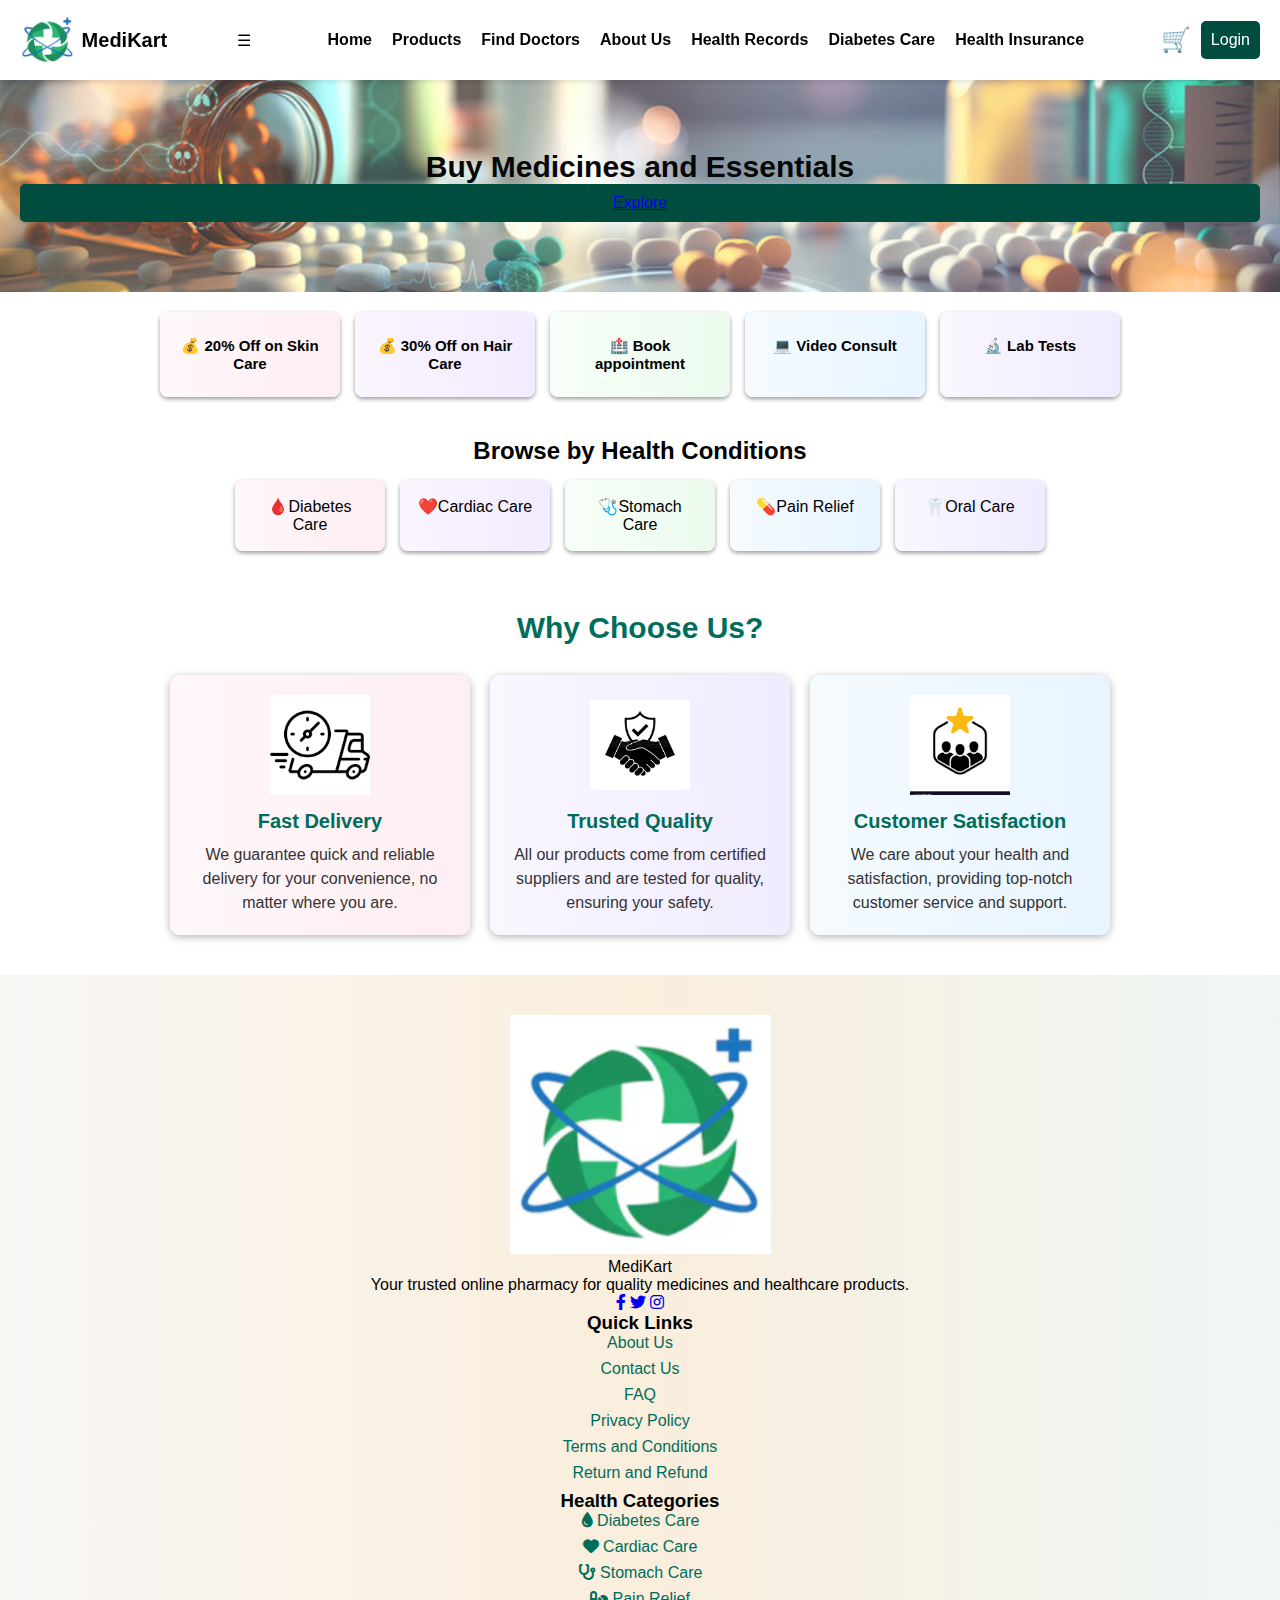
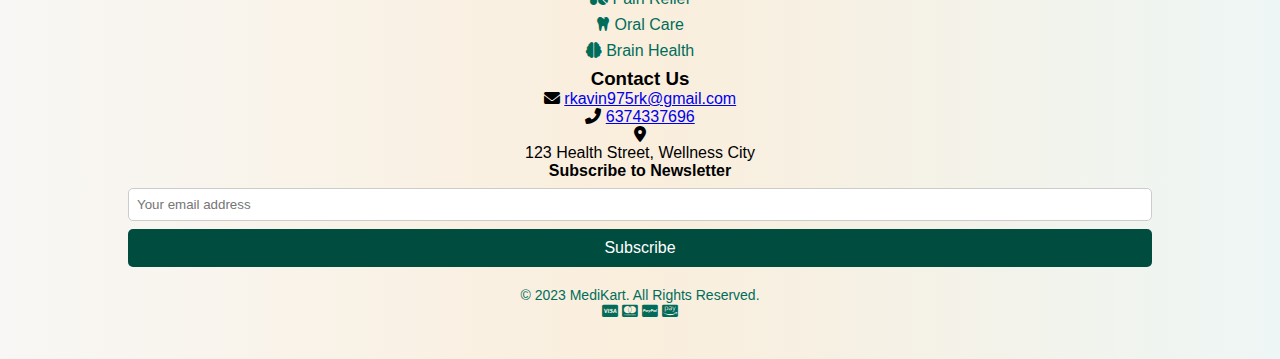
<file: index.html>
<!DOCTYPE html>
<html lang="en">
<head>
    <meta charset="UTF-8">
    <meta name="viewport" content="width=device-width, initial-scale=1.0">
    <title>Pharmacy Website</title>
    <link rel="stylesheet" href="https://cdnjs.cloudflare.com/ajax/libs/animate.css/4.1.1/animate.min.css">
    <link rel="stylesheet" href="https://cdnjs.cloudflare.com/ajax/libs/font-awesome/6.0.0/css/all.min.css">
    <link rel="stylesheet" href="styles.css">
</head>
<body>
    <header>
        <div class="logo">
            <img src="images/logo (2).png" alt="Pharmacy Logo">
            <p>MediKart</p>
        </div>
        <div class="menu-icon">☰</div>
        <nav>
            <ul>
                <li><a href="index.html">Home</a></li>
                <li><a href="products.html">Products</a></li>
                <li><a href="doctors.html">Find Doctors</a></li>
                <li><a href="aboutus.html">About Us</a></li>
                <li><a href="#">Health Records</a></li>
                <li><a href="#">Diabetes Care</a></li>
                <li><a href="#">Health Insurance</a></li>
            </ul>
        </nav>
        <div class="login-cart">
            <a href="cart.html" style="text-decoration:none;">
                <span class="cart-icon">🛒</span>
            </a>
            <button onclick="openModal('loginModal')">Login</button>
        </div>
    </header>

    <section class="hero">
        <h1 style="font-size:30px">Buy Medicines and Essentials</h1>
        <button ><a href="products.html" > Explore</a></button>
    </section>
    
    <section class="services">
        <div class="service-card" style="background: linear-gradient(to right, #fff7fa, #fdeef2);">💰 20% Off on Skin Care</div>
        <div class="service-card" style="background: linear-gradient(to right, #faf5ff, #f3ebff);">💰 30% Off on Hair Care</div>
        <div class="service-card" style="background: linear-gradient(to right, #f7fff8, #ecfaed);">🏥 Book appointment</div>
        <div class="service-card" style="background: linear-gradient(to right, #f5fbff, #e8f4ff);">💻 Video Consult</div>
        <div class="service-card" style="background: linear-gradient(to right, #f9f7ff, #f0ebff);">🔬 Lab Tests</div>
    </section>
    
    <section class="health-categories">
        <h2>Browse by Health Conditions</h2>
        <div class="categories">
            <div class="category-card" style="background: linear-gradient(to right, #fff7fa, #fdeef2);">🩸Diabetes Care</div>
            <div class="category-card" style="background: linear-gradient(to right, #faf5ff, #f3ebff);">❤️Cardiac Care</div>
            <div class="category-card" style="background: linear-gradient(to right, #f7fff8, #ecfaed);">🩺Stomach Care</div>
            <div class="category-card" style="background: linear-gradient(to right, #f5fbff, #e8f4ff);">💊Pain Relief</div>
            <div class="category-card" style="background: linear-gradient(to right, #f9f7ff, #f0ebff);">🦷Oral Care</div>
        </div>
    </section>
    
    <section style="background-color:white" class="why-choose-us">
        <h2>Why Choose Us?</h2>
        <div class="reasons">
            <div style="background: linear-gradient(to right, #fff7fa, #fdeef2);" class="reason-card">
                <div class="reason-image">
                    <img src="images/delivery.png" alt="Fast Delivery Icon">
                </div>
                <h3>Fast Delivery</h3>
                <p>We guarantee quick and reliable delivery for your convenience, no matter where you are.</p>
            </div>
            <div style="background: linear-gradient(to right, #f9f7ff, #f0ebff);" class="reason-card">
                <div class="reason-image">
                    <img src="images/partners.png" alt="Trusted Quality Icon">
                </div>
                <h3>Trusted Quality</h3>
                <p>All our products come from certified suppliers and are tested for quality, ensuring your safety.</p>
            </div>
            <div style="background: linear-gradient(to right, #f5fbff, #e8f4ff);" class="reason-card">
                <div class="reason-image">
                    <img src="images/satisfaction.png" alt="Customer Satisfaction Icon">
                </div>
                <h3>Customer Satisfaction</h3>
                <p>We care about your health and satisfaction, providing top-notch customer service and support.</p>
            </div>
        </div>
    </section>
    
     <footer>
        <div class="footer-container">
            <div class="footer-grid">
                <!-- Company Info -->
                <div class="footer-column">
                    <div class="footer-logo">
                        <img src="images/logo (2).png" alt="MediKart Logo">
                        <p>MediKart</p>
                    </div>
                    <p class="footer-description">Your trusted online pharmacy for quality medicines and healthcare products.</p>
                    <div class="footer-social">
                        <a href="#" aria-label="Facebook"><i class="fab fa-facebook-f"></i></a>
                        <a href="#" aria-label="Twitter"><i class="fab fa-twitter"></i></a>
                        <a href="#" aria-label="Instagram"><i class="fab fa-instagram"></i></a>
                    </div>
                </div>

                <!-- Quick Links -->
                <div class="footer-column">
                    <h3>Quick Links</h3>
                    <ul class="footer-links">
                        <li><a href="aboutus.html">About Us</a></li>
                        <li><a href="contactus.html">Contact Us</a></li>
                        <li><a href="faq.html">FAQ</a></li>
                        <li><a href="privacypolicy.html">Privacy Policy</a></li>
                        <li><a href="terms.html">Terms and Conditions</a></li>
                        <li><a href="return.html">Return and Refund</a></li>
                    </ul>
                </div>

                <!-- Health Categories -->
                <div class="footer-column">
                    <h3>Health Categories</h3>
                    <ul class="footer-links">
                        <li><a href="#"><i class="fas fa-tint"></i> Diabetes Care</a></li>
                        <li><a href="#"><i class="fas fa-heart"></i> Cardiac Care</a></li>
                        <li><a href="#"><i class="fas fa-stethoscope"></i> Stomach Care</a></li>
                        <li><a href="#"><i class="fas fa-pills"></i> Pain Relief</a></li>
                        <li><a href="#"><i class="fas fa-tooth"></i> Oral Care</a></li>
                        <li><a href="#"><i class="fas fa-brain"></i> Brain Health</a></li>
                    </ul>
                </div>

                <!-- Contact Info -->
                <div class="footer-column">
                    <h3>Contact Us</h3>
                    <div class="contact-info">
                        <div class="contact-item">
                            <i class="fas fa-envelope"></i>
                            <a href="mailto:rkavin975rk@gmail.com">rkavin975rk@gmail.com</a>
                        </div>
                        <div class="contact-item">
                            <i class="fas fa-phone-alt"></i>
                            <a href="tel:+916374337696">6374337696</a>
                        </div>
                        <div class="contact-item">
                            <i class="fas fa-map-marker-alt"></i>
                            <p>123 Health Street, Wellness City</p>
                        </div>
                    </div>
                    <div class="newsletter">
                        <h4>Subscribe to Newsletter</h4>
                        <input type="email" placeholder="Your email address">
                        <button>Subscribe</button>
                    </div>
                </div>
            </div>

            <div class="footer-bottom">
                <p>© 2023 MediKart. All Rights Reserved.</p>
                <div class="payment-methods">
                    <i class="fab fa-cc-visa"></i>
                    <i class="fab fa-cc-mastercard"></i>
                    <i class="fab fa-cc-paypal"></i>
                    <i class="fab fa-cc-amazon-pay"></i>
                </div>
            </div>
        </div>
    </footer>
    
    <!-- Modals -->
    <div id="loginModal" class="modal">
        <div class="modal-content">
            <span class="close" onclick="closeModal('loginModal')">×</span>
            <h2>Login</h2>
            <form id="loginForm">
                <div class="form-group">
                    <label for="loginEmail">Email:</label>
                    <input type="email" id="loginEmail" required>
                </div>
                <div class="form-group">
                    <label for="loginPassword">Password:</label>
                    <input type="password" id="loginPassword" required>
                </div>
                <button type="submit">Login</button>
                <p class="text">Don't have an account? <a href="#" onclick="switchModal('loginModal', 'registerModal')">Register</a></p>
            </form>
        </div>
    </div>
    
    <div id="registerModal" class="modal">
        <div class="modal-content">
            <span class="close" onclick="closeModal('registerModal')">×</span>
            <h2>Register</h2>
            <form id="registerForm">
                <div class="form-group">
                    <label for="fullName">Full Name:</label>
                    <input type="text" id="fullName" required>
                </div>
                <div class="form-group">
                    <label for="registerEmail">Email:</label>
                    <input type="email" id="registerEmail" required>
                </div>
                <div class="form-group">
                    <label for="registerPhone">Phone:</label>
                    <input type="text" id="registerPhone" required>
                </div>
                <div class="form-group">
                    <label for="registerPassword">Password:</label>
                    <input type="password" id="registerPassword" required>
                </div>
                <button type="submit">Register</button>
                <p class="text">Already have an account? <a href="#" onclick="switchModal('registerModal', 'loginModal')">Login</a></p>
            </form>
        </div>
    </div>

    <script>
        // ====== Mobile Menu Toggle ======
        document.addEventListener("DOMContentLoaded", function () {
            const menuIcon = document.querySelector(".menu-icon");
            const navMenu = document.querySelector("nav ul");

            menuIcon.addEventListener("click", function () {
                navMenu.classList.toggle("active");
                this.innerHTML = navMenu.classList.contains("active") ? "✕" : "☰";
            });
            
            // Close mobile menu when clicking on a link
            document.querySelectorAll("nav a").forEach(link => {
                link.addEventListener("click", function() {
                    if (window.innerWidth <= 768) {
                        navMenu.classList.remove("active");
                        menuIcon.innerHTML = "☰";
                    }
                });
            });
            
            // Animate elements when they come into view
            const animateOnScroll = () => {
                const elements = document.querySelectorAll('.service-card, .category-card, .reason-card');
                
                elements.forEach(element => {
                    const elementPosition = element.getBoundingClientRect().top;
                    const screenPosition = window.innerHeight / 1.2;
                    
                    if (elementPosition < screenPosition) {
                        element.style.opacity = "1";
                        element.style.transform = "translateY(0)";
                    }
                });
            };
            
            window.addEventListener('scroll', animateOnScroll);
            animateOnScroll(); // Run once on load
        });

        // ====== Modal Functions ======
        function openModal(modalId) {
            let modal = document.getElementById(modalId);
            modal.style.display = "flex";
            setTimeout(() => { modal.style.opacity = "1"; }, 100);
        }

        function closeModal(modalId) {
            let modal = document.getElementById(modalId);
            modal.style.opacity = "0";
            setTimeout(() => { modal.style.display = "none"; }, 300);
        }

        function switchModal(closeId, openId) {
            closeModal(closeId);
            setTimeout(() => openModal(openId), 300);
        }

        window.onclick = function(event) {
            if (event.target.classList.contains('modal')) {
                event.target.style.display = "none";
            }
        };

        // ====== Form Validation ======
        document.getElementById("loginForm").addEventListener("submit", function(event) {
            event.preventDefault();

            let email = document.getElementById("loginEmail").value.trim();
            let password = document.getElementById("loginPassword").value.trim();
            let emailPattern = /^[a-zA-Z0-9._%+-]+@[a-zA-Z0-9.-]+\.[a-zA-Z]{2,}$/;

            if (!emailPattern.test(email)) {
                alert("Enter a valid email address.");
                return;
            }
            if (password.length < 6) {
                alert("Password must be at least 6 characters.");
                return;
            }

            alert("Login successful!");
            closeModal("loginModal");
        });

        document.getElementById("registerForm").addEventListener("submit", function(event) {
            event.preventDefault();

            let name = document.getElementById("fullName").value.trim();
            let email = document.getElementById("registerEmail").value.trim();
            let phone = document.getElementById("registerPhone").value.trim();
            let password = document.getElementById("registerPassword").value.trim();
            let emailPattern = /^[a-zA-Z0-9._%+-]+@[a-zA-Z0-9.-]+\.[a-zA-Z]{2,}$/;
            let phonePattern = /^[0-9]{10}$/;

            if (!emailPattern.test(email)) {
                alert("Enter a valid email address.");
                return;
            }
            if (!phonePattern.test(phone)) {
                alert("Enter a valid 10-digit phone number.");
                return;
            }
            if (password.length < 6) {
                alert("Password must be at least 6 characters.");
                return;
            }

            alert("Registration successful!");
            closeModal("registerModal");
        });
    </script>
</body>
</html>
</file>
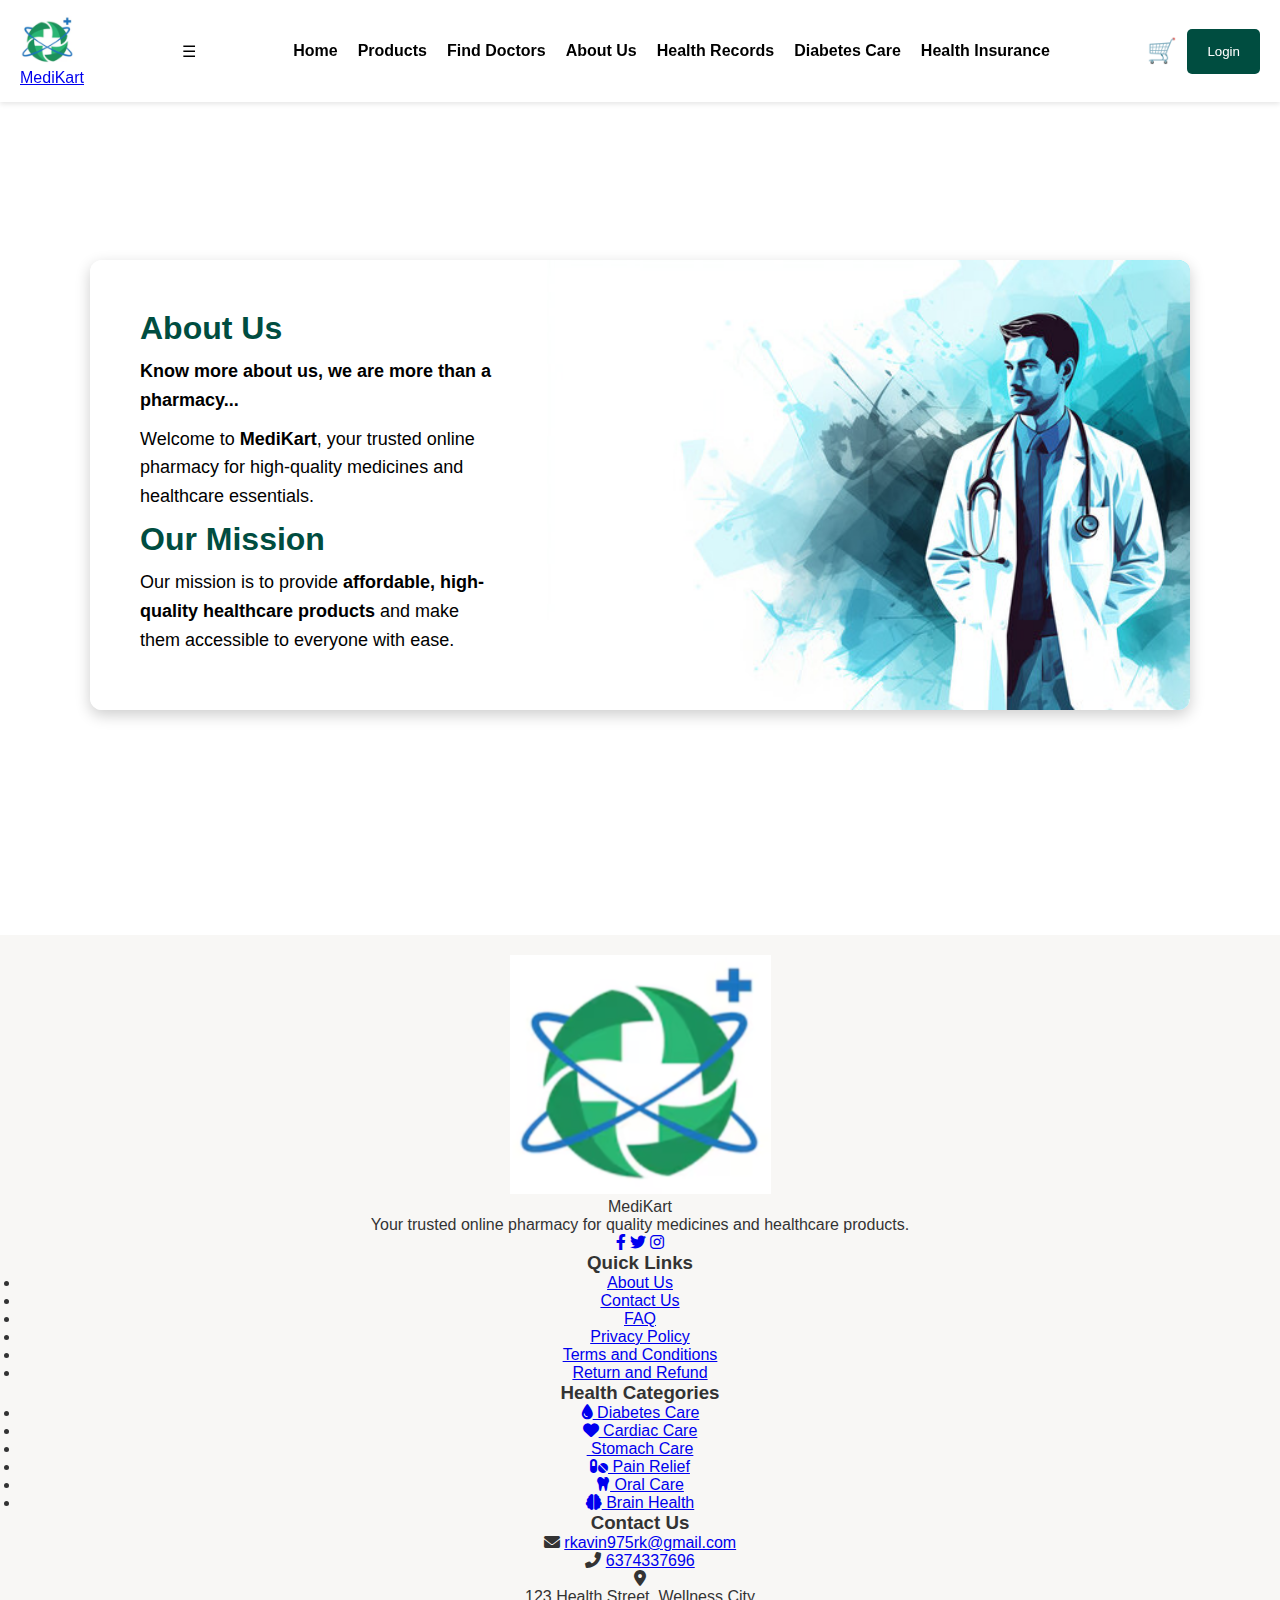
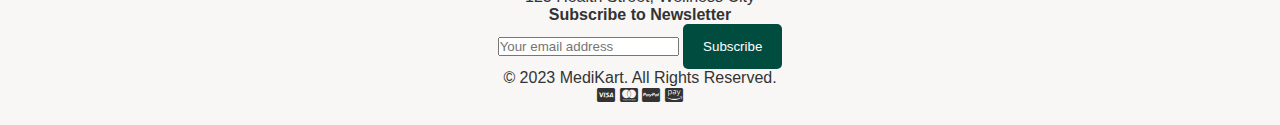
<file: aboutus.html>
<!DOCTYPE html>
<html lang="en">
<head>
    <meta charset="UTF-8">
    <meta name="viewport" content="width=device-width, initial-scale=1.0">
    <title>About Us - MediKart</title>
    <link rel="stylesheet" href="https://cdnjs.cloudflare.com/ajax/libs/font-awesome/6.0.0/css/all.min.css">
    <link rel="stylesheet" href="aboutus.css">
</head>
<body>

    <header>
        <div class="logo">
            <a href="index.html">
                <img src="images/logo (2).png" alt="Pharmacy Logo">
                <p>MediKart</p>
            </a>
        </div>

        <!-- Hamburger Menu -->
        <div class="menu-icon">☰</div>

        <!-- Navigation -->
        <nav>
            <ul>
                <li><a href="index.html">Home</a></li>
                <li><a href="products.html">Products</a></li>
                <li><a href="doctors.html">Find Doctors</a></li>
                <li><a href="aboutus.html">About Us</a></li>
                <li><a href="#">Health Records</a></li>
                <li><a href="#">Diabetes Care</a></li>
                <li><a href="#">Health Insurance</a></li>
            </ul>
        </nav>

        <div class="login-cart">
            <a href="cart.html" style="text-decoration:none;">
                <span class="cart-icon">🛒</span>
            </a>
            <button onclick="openModal('loginModal')">Login</button>
        </div>
    </header>

    <!-- About Section -->
    <section class="about-section">
        <div class="about-container">
            <div class="about-text">
                <h2>About Us</h2>
                <p><b>Know more about us, we are more than a pharmacy...</b></p>
                <p>Welcome to <b>MediKart</b>, your trusted online pharmacy for high-quality medicines and healthcare essentials.</p>
                <h2>Our Mission</h2>
                <p>Our mission is to provide <strong>affordable, high-quality healthcare products</strong> and make them accessible to everyone with ease.</p>
            </div>
            <div class="about-image">
                <img src="images/aboutus.jpg" alt="About Us Image">
            </div>
        </div>
    </section>

    <!-- Footer -->
   <footer>
        <div class="footer-container">
            <div class="footer-grid">
                <!-- Company Info -->
                <div class="footer-column">
                    <div class="footer-logo">
                        <img src="images/logo (2).png" alt="MediKart Logo">
                        <p>MediKart</p>
                    </div>
                    <p class="footer-description">Your trusted online pharmacy for quality medicines and healthcare products.</p>
                    <div class="footer-social">
                        <a href="#" aria-label="Facebook"><i class="fab fa-facebook-f"></i></a>
                        <a href="#" aria-label="Twitter"><i class="fab fa-twitter"></i></a>
                        <a href="#" aria-label="Instagram"><i class="fab fa-instagram"></i></a>
                    </div>
                </div>

                <!-- Quick Links -->
                <div class="footer-column">
                    <h3>Quick Links</h3>
                    <ul class="footer-links">
                        <li><a href="aboutus.html">About Us</a></li>
                        <li><a href="contactus.html">Contact Us</a></li>
                        <li><a href="faq.html">FAQ</a></li>
                        <li><a href="privacypolicy.html">Privacy Policy</a></li>
                        <li><a href="terms.html">Terms and Conditions</a></li>
                        <li><a href="return.html">Return and Refund</a></li>
                    </ul>
                </div>

                <!-- Health Categories -->
                <div class="footer-column">
                    <h3>Health Categories</h3>
                    <ul class="footer-links">
                        <li><a href="#"><i class="fas fa-tint"></i> Diabetes Care</a></li>
                        <li><a href="#"><i class="fas fa-heart"></i> Cardiac Care</a></li>
                        <li><a href="#"><i class="fas fa-stomach"></i> Stomach Care</a></li>
                        <li><a href="#"><i class="fas fa-pills"></i> Pain Relief</a></li>
                        <li><a href="#"><i class="fas fa-tooth"></i> Oral Care</a></li>
                        <li><a href="#"><i class="fas fa-brain"></i> Brain Health</a></li>
                    </ul>
                </div>

                <!-- Contact Info -->
                <div class="footer-column">
                    <h3>Contact Us</h3>
                    <div class="contact-info">
                        <div class="contact-item">
                            <i class="fas fa-envelope"></i>
                            <a href="mailto:rkavin975rk@gmail.com">rkavin975rk@gmail.com</a>
                        </div>
                        <div class="contact-item">
                            <i class="fas fa-phone-alt"></i>
                            <a href="tel:+916374337696">6374337696</a>
                        </div>
                        <div class="contact-item">
                            <i class="fas fa-map-marker-alt"></i>
                            <p>123 Health Street, Wellness City</p>
                        </div>
                    </div>
                    <div class="newsletter">
                        <h4>Subscribe to Newsletter</h4>
                        <input type="email" placeholder="Your email address">
                        <button>Subscribe</button>
                    </div>
                </div>
            </div>

            <div class="footer-bottom">
                <p>© 2023 MediKart. All Rights Reserved.</p>
                <div class="payment-methods">
                    <i class="fab fa-cc-visa"></i>
                    <i class="fab fa-cc-mastercard"></i>
                    <i class="fab fa-cc-paypal"></i>
                    <i class="fab fa-cc-amazon-pay"></i>
                </div>
            </div>
        </div>
    </footer>

    <!-- JavaScript for Navbar Toggle -->
    <script>
        document.addEventListener("DOMContentLoaded", function() {
            const menuIcon = document.querySelector(".menu-icon");
            const navMenu = document.querySelector("nav ul");

            menuIcon.addEventListener("click", function() {
                navMenu.classList.toggle("active");
            });

            // Close menu when clicking outside
            document.addEventListener("click", function(event) {
                if (!menuIcon.contains(event.target) && !navMenu.contains(event.target)) {
                    navMenu.classList.remove("active");
                }
            });
        });
    </script>

</body>
</html>
</file>
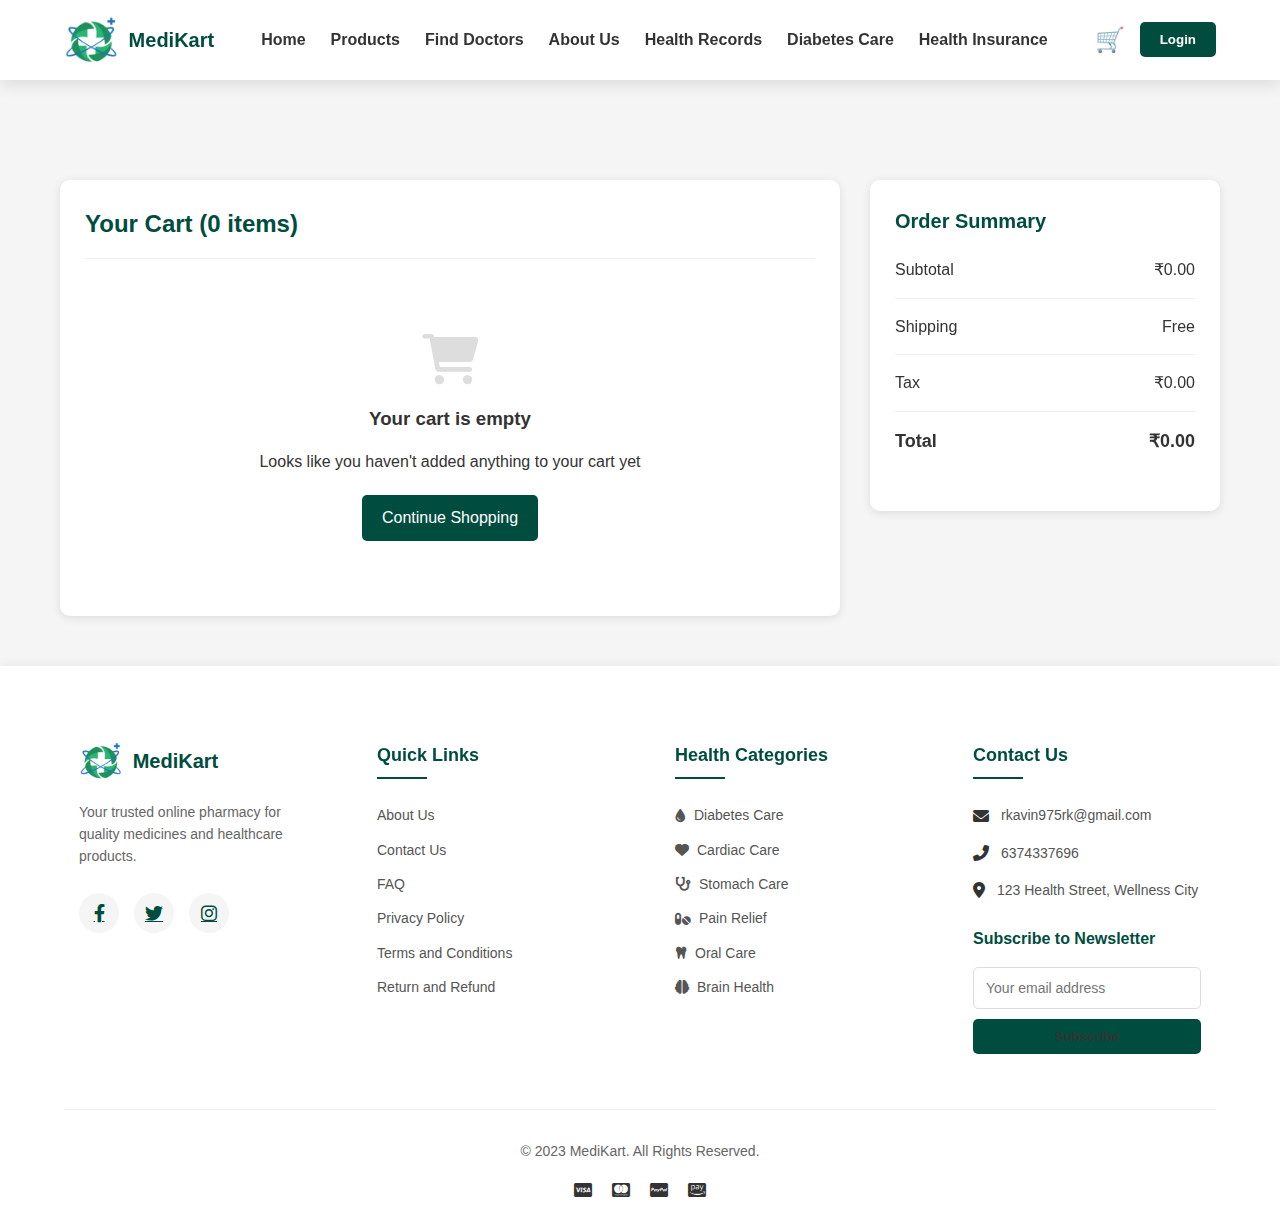
<file: cart.html>
<!DOCTYPE html>
<html lang="en">
<head>
    <meta charset="UTF-8">
    <meta name="viewport" content="width=device-width, initial-scale=1.0">
    <title>Your Cart - MediKart</title>
    <link rel="stylesheet" href="https://cdnjs.cloudflare.com/ajax/libs/font-awesome/6.0.0/css/all.min.css">
    
    <link rel="stylesheet" href="cart.css">
</head>
<body>
    <header>
        <div class="logo">
            <a href="index.html">
                <img src="images/logo (2).png" alt="Pharmacy Logo">
                <p>MediKart</p>
            </a>
        </div>
        <div class="menu-icon" id="menuToggle">☰</div>
        <nav>
            <ul id="navMenu">
                <li><a href="index.html">Home</a></li>
                <li><a href="products.html">Products</a></li>
                <li><a href="doctors.html">Find Doctors</a></li>
                <li><a href="aboutus.html">About Us</a></li>
                <li><a href="#">Health Records</a></li>
                <li><a href="#">Diabetes Care</a></li>
                <li><a href="#">Health Insurance</a></li>
            </ul>
        </nav>
        <div class="login-cart">
            <a href="cart.html" style="text-decoration:none;">
                <span class="cart-icon">🛒<span class="cart-count">0</span></span>
            </a>
            <button style="color:white" onclick="openModal('loginModal')">Login</button>
        </div>
    </header>

    <div class="cart-container">
        <div class="cart-items">
            <div class="cart-header">
                <h2>Your Cart (<span id="cart-item-count">0</span> items)</h2>
            </div>
            
            <div id="cart-items-list">
                <!-- Cart items will be dynamically inserted here -->
                <div class="empty-cart">
                    <i class="fas fa-shopping-cart"></i>
                    <h3>Your cart is empty</h3>
                    <p>Looks like you haven't added anything to your cart yet</p>
                    <a href="products.html" class="continue-shopping">Continue Shopping</a>
                </div>
            </div>
        </div>

        <div class="cart-summary">
            <h3>Order Summary</h3>
            <div class="summary-row">
                <span>Subtotal</span>
                <span id="cart-subtotal">₹0.00</span>
            </div>
            <div class="summary-row">
                <span>Shipping</span>
                <span>Free</span>
            </div>
            <div class="summary-row">
                <span>Tax</span>
                <span id="cart-tax">₹0.00</span>
            </div>
            <div class="summary-row total">
                <span>Total</span>
                <span id="cart-total">₹0.00</span>
            </div>
            <button class="checkout-btn" id="checkout-btn"><a style="text-decoration: none ; color:white;"href="checkout.html">Proceed to Checkout</a></button>
        </div>
    </div>

    <footer>
        <div class="footer-container">
            <div class="footer-grid">
                <!-- Company Info -->
                <div class="footer-column">
                    <div class="footer-logo">
                        <img src="images/logo (2).png" alt="MediKart Logo">
                        <p>MediKart</p>
                    </div>
                    <p class="footer-description">Your trusted online pharmacy for quality medicines and healthcare products.</p>
                    <div class="footer-social">
                        <a href="#" aria-label="Facebook"><i class="fab fa-facebook-f"></i></a>
                        <a href="#" aria-label="Twitter"><i class="fab fa-twitter"></i></a>
                        <a href="#" aria-label="Instagram"><i class="fab fa-instagram"></i></a>
                    </div>
                </div>

                <!-- Quick Links -->
                <div class="footer-column">
                    <h3>Quick Links</h3>
                    <ul class="footer-links">
                        <li><a href="aboutus.html">About Us</a></li>
                        <li><a href="contactus.html">Contact Us</a></li>
                        <li><a href="faq.html">FAQ</a></li>
                        <li><a href="privacypolicy.html">Privacy Policy</a></li>
                        <li><a href="terms.html">Terms and Conditions</a></li>
                        <li><a href="return.html">Return and Refund</a></li>
                    </ul>
                </div>

                <!-- Health Categories -->
                <div class="footer-column">
                    <h3>Health Categories</h3>
                    <ul class="footer-links">
                        <li><a href="#"><i class="fas fa-tint"></i> Diabetes Care</a></li>
                        <li><a href="#"><i class="fas fa-heart"></i> Cardiac Care</a></li>
                        <li><a href="#"><i class="fas fa-stethoscope"></i> Stomach Care</a></li>
                        <li><a href="#"><i class="fas fa-pills"></i> Pain Relief</a></li>
                        <li><a href="#"><i class="fas fa-tooth"></i> Oral Care</a></li>
                        <li><a href="#"><i class="fas fa-brain"></i> Brain Health</a></li>
                    </ul>
                </div>

                <!-- Contact Info -->
                <div class="footer-column">
                    <h3>Contact Us</h3>
                    <div class="contact-info">
                        <div class="contact-item">
                            <i class="fas fa-envelope"></i>
                            <a href="mailto:rkavin975rk@gmail.com">rkavin975rk@gmail.com</a>
                        </div>
                        <div class="contact-item">
                            <i class="fas fa-phone-alt"></i>
                            <a href="tel:+916374337696">6374337696</a>
                        </div>
                        <div class="contact-item">
                            <i class="fas fa-map-marker-alt"></i>
                            <p>123 Health Street, Wellness City</p>
                        </div>
                    </div>
                    <div class="newsletter">
                        <h4>Subscribe to Newsletter</h4>
                        <input type="email" placeholder="Your email address">
                        <button>Subscribe</button>
                    </div>
                </div>
            </div>

            <div class="footer-bottom">
                <p>© 2023 MediKart. All Rights Reserved.</p>
                <div class="payment-methods">
                    <i class="fab fa-cc-visa"></i>
                    <i class="fab fa-cc-mastercard"></i>
                    <i class="fab fa-cc-paypal"></i>
                    <i class="fab fa-cc-amazon-pay"></i>
                </div>
            </div>
        </div>
    </footer>

    <script >
        // Cart Data
let cartItems = JSON.parse(localStorage.getItem('cartItems')) || [];
const cartItemsList = document.getElementById('cart-items-list');
const cartItemCount = document.getElementById('cart-item-count');
const cartSubtotal = document.getElementById('cart-subtotal');
const cartTax = document.getElementById('cart-tax');
const cartTotal = document.getElementById('cart-total');
const checkoutBtn = document.getElementById('checkout-btn');

// Initialize the cart
document.addEventListener('DOMContentLoaded', function() {
    updateCartDisplay();
    updateCartCount();
    
    // Mobile menu toggle
    const menuIcon = document.querySelector(".menu-icon");
    const navMenu = document.querySelector("nav ul");
    
    menuIcon.addEventListener("click", function() {
        navMenu.classList.toggle("active");
        this.innerHTML = navMenu.classList.contains("active") ? "✕" : "☰";
    });
});

// Update cart display
function updateCartDisplay() {
    if (cartItems.length === 0) {
        cartItemsList.innerHTML = `
            <div class="empty-cart">
                <i class="fas fa-shopping-cart"></i>
                <h3>Your cart is empty</h3>
                <p>Looks like you haven't added anything to your cart yet</p>
                <a href="products.html" class="continue-shopping">Continue Shopping</a>
            </div>
        `;
        checkoutBtn.style.display = 'none';
        return;
    }

    checkoutBtn.style.display = 'block';
    
    let itemsHTML = '';
    let subtotal = 0;
    
    cartItems.forEach((item, index) => {
        subtotal += item.price * item.quantity;
        
        itemsHTML += `
            <div class="cart-item" data-index="${index}">
                <img src="${item.image}" alt="${item.name}" class="cart-item-img">
                <div class="cart-item-details">
                    <h3>${item.name}</h3>
                    <div class="cart-item-price">₹${item.price.toFixed(2)}</div>
                    <div class="quantity-control">
                        <button class="quantity-btn minus" onclick="updateQuantity(${index}, -1)">-</button>
                        <input type="number" class="quantity-input" value="${item.quantity}" min="1" 
                            onchange="updateQuantityInput(${index}, this.value)">
                        <button class="quantity-btn plus" onclick="updateQuantity(${index}, 1)">+</button>
                    </div>
                    <button class="remove-item" onclick="removeItem(${index})">
                        <i class="fas fa-trash"></i> Remove
                    </button>
                </div>
            </div>
        `;
    });
    
    cartItemsList.innerHTML = itemsHTML;
    
    const tax = subtotal * 0.1; // 10% tax
    const total = subtotal + tax;
    
    cartItemCount.textContent = cartItems.reduce((sum, item) => sum + item.quantity, 0);
    cartSubtotal.textContent = `₹${subtotal.toFixed(2)}`;
    cartTax.textContent = `₹${tax.toFixed(2)}`;
    cartTotal.textContent = `₹${total.toFixed(2)}`;
}

// Update cart count in header
function updateCartCount() {
    const count = cartItems.reduce((sum, item) => sum + item.quantity, 0);
    document.querySelector('.cart-count').textContent = count;
    document.querySelector('.cart-count').style.display = count > 0 ? 'flex' : 'none';
}

// Update quantity with buttons
function updateQuantity(index, change) {
    const newQuantity = cartItems[index].quantity + change;
    
    if (newQuantity < 1) {
        removeItem(index);
        return;
    }
    
    cartItems[index].quantity = newQuantity;
    saveCart();
    updateCartDisplay();
    updateCartCount();
}

// Update quantity with input
function updateQuantityInput(index, value) {
    const newQuantity = parseInt(value);
    
    if (isNaN(newQuantity) || newQuantity < 1) {
        updateCartDisplay();
        return;
    }
    
    cartItems[index].quantity = newQuantity;
    saveCart();
    updateCartDisplay();
    updateCartCount();
}

// Remove item from cart
function removeItem(index) {
    cartItems.splice(index, 1);
    saveCart();
    updateCartDisplay();
    updateCartCount();
}

// Save cart to localStorage
function saveCart() {
    localStorage.setItem('cartItems', JSON.stringify(cartItems));
}

// Checkout button handler
checkoutBtn.addEventListener('click', function() {
    if (cartItems.length === 0) {
        alert('Your cart is empty!');
        return;
    }
    
    // In a real application, this would redirect to checkout
    alert('Proceeding to checkout!');
    // window.location.href = 'checkout.html';
});
    </script>
</body>
</html>
</file>
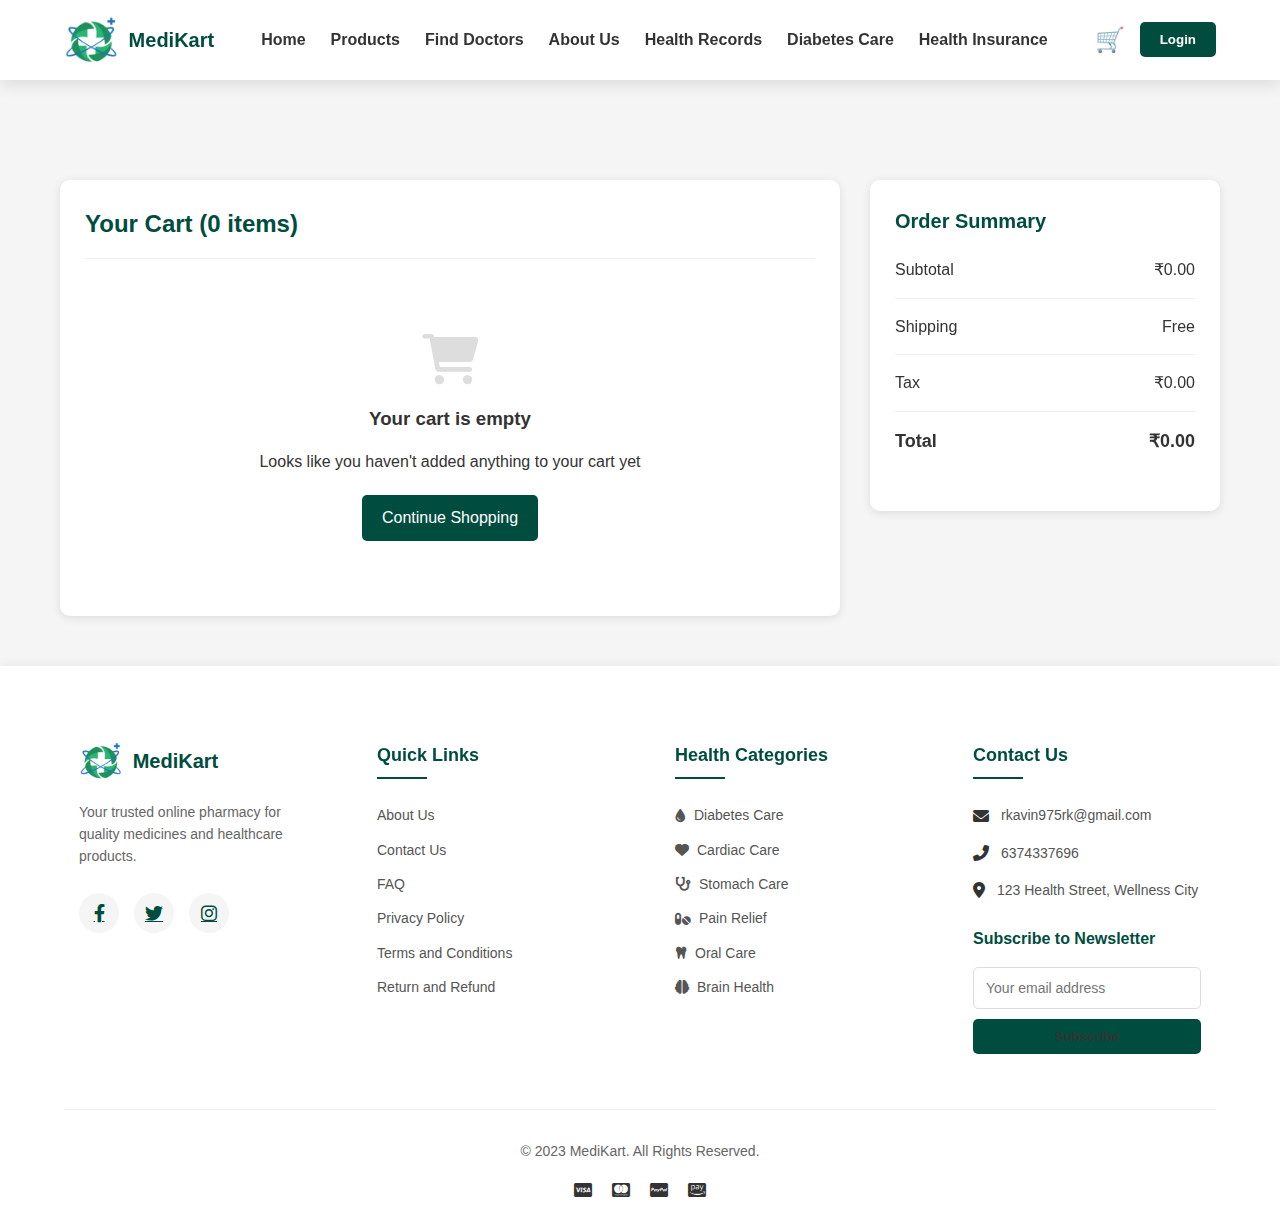
<file: checkout.html>
<!DOCTYPE html>
<html lang="en">
<head>
    <meta charset="UTF-8">
    <meta name="viewport" content="width=device-width, initial-scale=1.0">
     <link rel="stylesheet" href="https://cdnjs.cloudflare.com/ajax/libs/font-awesome/6.0.0/css/all.min.css">
     <link rel="stylesheet" href="checkout.css"> <!-- Link to external CSS -->
    <title>Checkout</title>
    <style>

    </style>
</head>
<body>
     <header>
        <div class="logo">
            <img src="images/logo (2).png" alt="Pharmacy Logo">
            <p>MediKart</p>
        </div>
        <div class="menu-icon">☰</div>
        <nav>
            <ul>
                <li><a href="index.html">Home</a></li>
                <li><a href="products.html">Products</a></li>
                <li><a href="doctors.html">Find Doctors</a></li>
                <li><a href="aboutus.html">About Us</a></li>
                <li><a href="#">Health Records</a></li>
                <li><a href="#">Diabetes Care</a></li>
                <li><a href="#">Health Insurance</a></li>
            </ul>
        </nav>
        <div class="login-cart">
            <a href="cart.html" style="text-decoration:none;">
                <span class="cart-icon">🛒</span>
            </a>
            <button onclick="openModal('loginModal')">Login</button>
        </div>
    </header>
    
    <div class="checkout-container">
        <div class="checkout-steps">
            <div class="step active">1. Shipping</div>
            <div class="step">2. Payment</div>
            <div class="step">3. Confirmation</div>
        </div>

        <div class="checkout-content">
            <div class="shipping-form">
                <h2>Shipping Information</h2>
                <form id="checkoutForm">
                    <div class="form-group">
                        <label for="fullName">Full Name</label>
                        <input type="text" id="fullName" name="fullName" required>
                    </div>
                    
                    <div class="form-group">
                        <label for="email">Email</label>
                        <input type="email" id="email" name="email" required>
                    </div>
                    
                    <div class="form-group">
                        <label for="phone">Phone Number</label>
                        <input type="tel" id="phone" name="phone" required>
                    </div>
                    
                    <div class="form-group">
                        <label for="address">Shipping Address</label>
                        <textarea id="address" name="address" rows="3" required></textarea>
                    </div>
                    
                    <div class="form-row">
                        <div class="form-group">
                            <label for="city">City</label>
                            <input type="text" id="city" name="city" required>
                        </div>
                        
                        <div class="form-group">
                            <label for="state">State</label>
                            <input type="text" id="state" name="state" required>
                        </div>
                        
                        <div class="form-group">
                            <label for="zip">ZIP Code</label>
                            <input type="text" id="zip" name="zip" required>
                        </div>
                    </div>
                    
                    <div class="form-group">
                        <label for="instructions">Delivery Instructions (Optional)</label>
                        <textarea id="instructions" name="instructions" rows="2"></textarea>
                    </div>
                </form>
            </div>
            
            <div class="order-summary">
                <h2>Order Summary</h2>
                <div id="order-items">
                    <!-- Items will be populated from cart -->
                </div>
                
                <div class="summary-row">
                    <span>Subtotal</span>
                    <span id="order-subtotal">₹0.00</span>
                </div>
                <div class="summary-row">
                    <span>Shipping</span>
                    <span>Free</span>
                </div>
                <div class="summary-row">
                    <span>Tax</span>
                    <span id="order-tax">₹0.00</span>
                </div>
                <div class="summary-row total">
                    <span>Total</span>
                    <span id="order-total">₹0.00</span>
                </div>
                
                <div class="payment-method">
                    <h3>Payment Method</h3>
                    <div class="payment-options">
                        <label>
                            <input type="radio" name="payment" value="credit" checked>
                            <i class="fab fa-cc-visa"></i> Credit/Debit Card
                        </label>
                        <label>
                            <input type="radio" name="payment" value="paypal">
                            <i class="fab fa-cc-paypal"></i> PayPal
                        </label>
                        <label>
                            <input type="radio" name="payment" value="cod">
                            <i class="fas fa-money-bill-wave"></i> Cash on Delivery
                        </label>
                    </div>
                </div>
                
                <button type="button" class="place-order-btn" id="place-order-btn">Place Order</button>
            </div>
        </div>
    </div>




    <footer>
        <div class="footer-container">
            <div class="footer-grid">
                <!-- Company Info -->
                <div class="footer-column">
                    <div class="footer-logo">
                        <img src="images/logo (2).png" alt="MediKart Logo">
                        <p>MediKart</p>
                    </div>
                    <p class="footer-description">Your trusted online pharmacy for quality medicines and healthcare products.</p>
                    <div class="footer-social">
                        <a href="#" aria-label="Facebook"><i class="fab fa-facebook-f"></i></a>
                        <a href="#" aria-label="Twitter"><i class="fab fa-twitter"></i></a>
                        <a href="#" aria-label="Instagram"><i class="fab fa-instagram"></i></a>
                    </div>
                </div>

                <!-- Quick Links -->
                <div class="footer-column">
                    <h3>Quick Links</h3>
                    <ul class="footer-links">
                        <li><a href="aboutus.html">About Us</a></li>
                        <li><a href="contactus.html">Contact Us</a></li>
                        <li><a href="faq.html">FAQ</a></li>
                        <li><a href="privacypolicy.html">Privacy Policy</a></li>
                        <li><a href="terms.html">Terms and Conditions</a></li>
                        <li><a href="return.html">Return and Refund</a></li>
                    </ul>
                </div>

                <!-- Health Categories -->
                <div class="footer-column">
                    <h3>Health Categories</h3>
                    <ul class="footer-links">
                        <li><a href="#"><i class="fas fa-tint"></i> Diabetes Care</a></li>
                        <li><a href="#"><i class="fas fa-heart"></i> Cardiac Care</a></li>
                        <li><a href="#"><i class="fas fa-stethoscope"></i> Stomach Care</a></li>
                        <li><a href="#"><i class="fas fa-pills"></i> Pain Relief</a></li>
                        <li><a href="#"><i class="fas fa-tooth"></i> Oral Care</a></li>
                        <li><a href="#"><i class="fas fa-brain"></i> Brain Health</a></li>
                    </ul>
                </div>

                <!-- Contact Info -->
                <div class="footer-column">
                    <h3>Contact Us</h3>
                    <div class="contact-info">
                        <div class="contact-item">
                            <i class="fas fa-envelope"></i>
                            <a href="mailto:rkavin975rk@gmail.com">rkavin975rk@gmail.com</a>
                        </div>
                        <div class="contact-item">
                            <i class="fas fa-phone-alt"></i>
                            <a href="tel:+916374337696">6374337696</a>
                        </div>
                        <div class="contact-item">
                            <i class="fas fa-map-marker-alt"></i>
                            <p>123 Health Street, Wellness City</p>
                        </div>
                    </div>
                    <div class="newsletter">
                        <h4>Subscribe to Newsletter</h4>
                        <input type="email" placeholder="Your email address">
                        <button>Subscribe</button>
                    </div>
                </div>
            </div>

            <div class="footer-bottom">
                <p>© 2023 MediKart. All Rights Reserved.</p>
                <div class="payment-methods">
                    <i class="fab fa-cc-visa"></i>
                    <i class="fab fa-cc-mastercard"></i>
                    <i class="fab fa-cc-paypal"></i>
                    <i class="fab fa-cc-amazon-pay"></i>
                </div>
            </div>
        </div>
    </footer>
    
</body>
</html>
<script>
    const cartItems = JSON.parse(localStorage.getItem('cartItems')) || [];
    const orderItems = document.getElementById('order-items');
    const orderSubtotal = document.getElementById('order-subtotal');
    const orderTax = document.getElementById('order-tax');
    const orderTotal = document.getElementById('order-total');
    const placeOrderBtn = document.getElementById('place-order-btn');

    document.addEventListener('DOMContentLoaded', function() {
        updateOrderSummary();
        updateCartCount();

        const menuIcon = document.querySelector(".menu-icon");
        const navMenu = document.querySelector("nav ul");

        menuIcon.addEventListener("click", function() {
            navMenu.classList.toggle("active");
            this.innerHTML = navMenu.classList.contains("active") ? "✕" : "☰";
        });

        placeOrderBtn.addEventListener('click', function() {
            if (validateForm()) {
                localStorage.removeItem('cartItems');
                window.location.href = 'order-confirmation.html';
            }
        });
    });

    function updateOrderSummary() {
        if (cartItems.length === 0) {
            window.location.href = 'cart.html';
            return;
        }

        let itemsHTML = '';
        let subtotal = 0;

        cartItems.forEach(item => {
            subtotal += item.price * item.quantity;

            itemsHTML += `
                <div class="order-item">
                    <img src="${item.image}" alt="${item.name}">
                    <div class="item-details">
                        <h4>${item.name}</h4>
                        <div>₹${item.price.toFixed(2)} × ${item.quantity}</div>
                    </div>
                    <div class="item-total">₹${(item.price * item.quantity).toFixed(2)}</div>
                </div>
            `;
        });

        orderItems.innerHTML = itemsHTML;

        const tax = subtotal * 0.1;
        const total = subtotal + tax;

        orderSubtotal.textContent = `₹${subtotal.toFixed(2)}`;
        orderTax.textContent = `₹${tax.toFixed(2)}`;
        orderTotal.textContent = `₹${total.toFixed(2)}`;
    }

    function validateForm() {
        const form = document.getElementById('checkoutForm');
        const inputs = form.querySelectorAll('input[required], textarea[required]');
        let isValid = true;

        form.querySelectorAll('.error-message').forEach(el => el.remove());

        inputs.forEach(input => {
            input.style.borderColor = '';
            const errorMsg = document.createElement('div');
            errorMsg.classList.add('error-message');

            if (!input.value.trim()) {
                isValid = false;
                input.style.borderColor = 'red';
                errorMsg.textContent = `${input.previousElementSibling.textContent} is required`;
                input.parentNode.appendChild(errorMsg);
            }
        });

        if (!isValid) {
            alert('Please correct the highlighted fields!');
            return false;
        }

        return true;
    }

    function updateCartCount() {
        const count = cartItems.reduce((sum, item) => sum + item.quantity, 0);
        const countEl = document.querySelector('.cart-count');
        if (countEl) {
            countEl.textContent = count;
            countEl.style.display = count > 0 ? 'flex' : 'none';
        }
    }
</script>
</file>
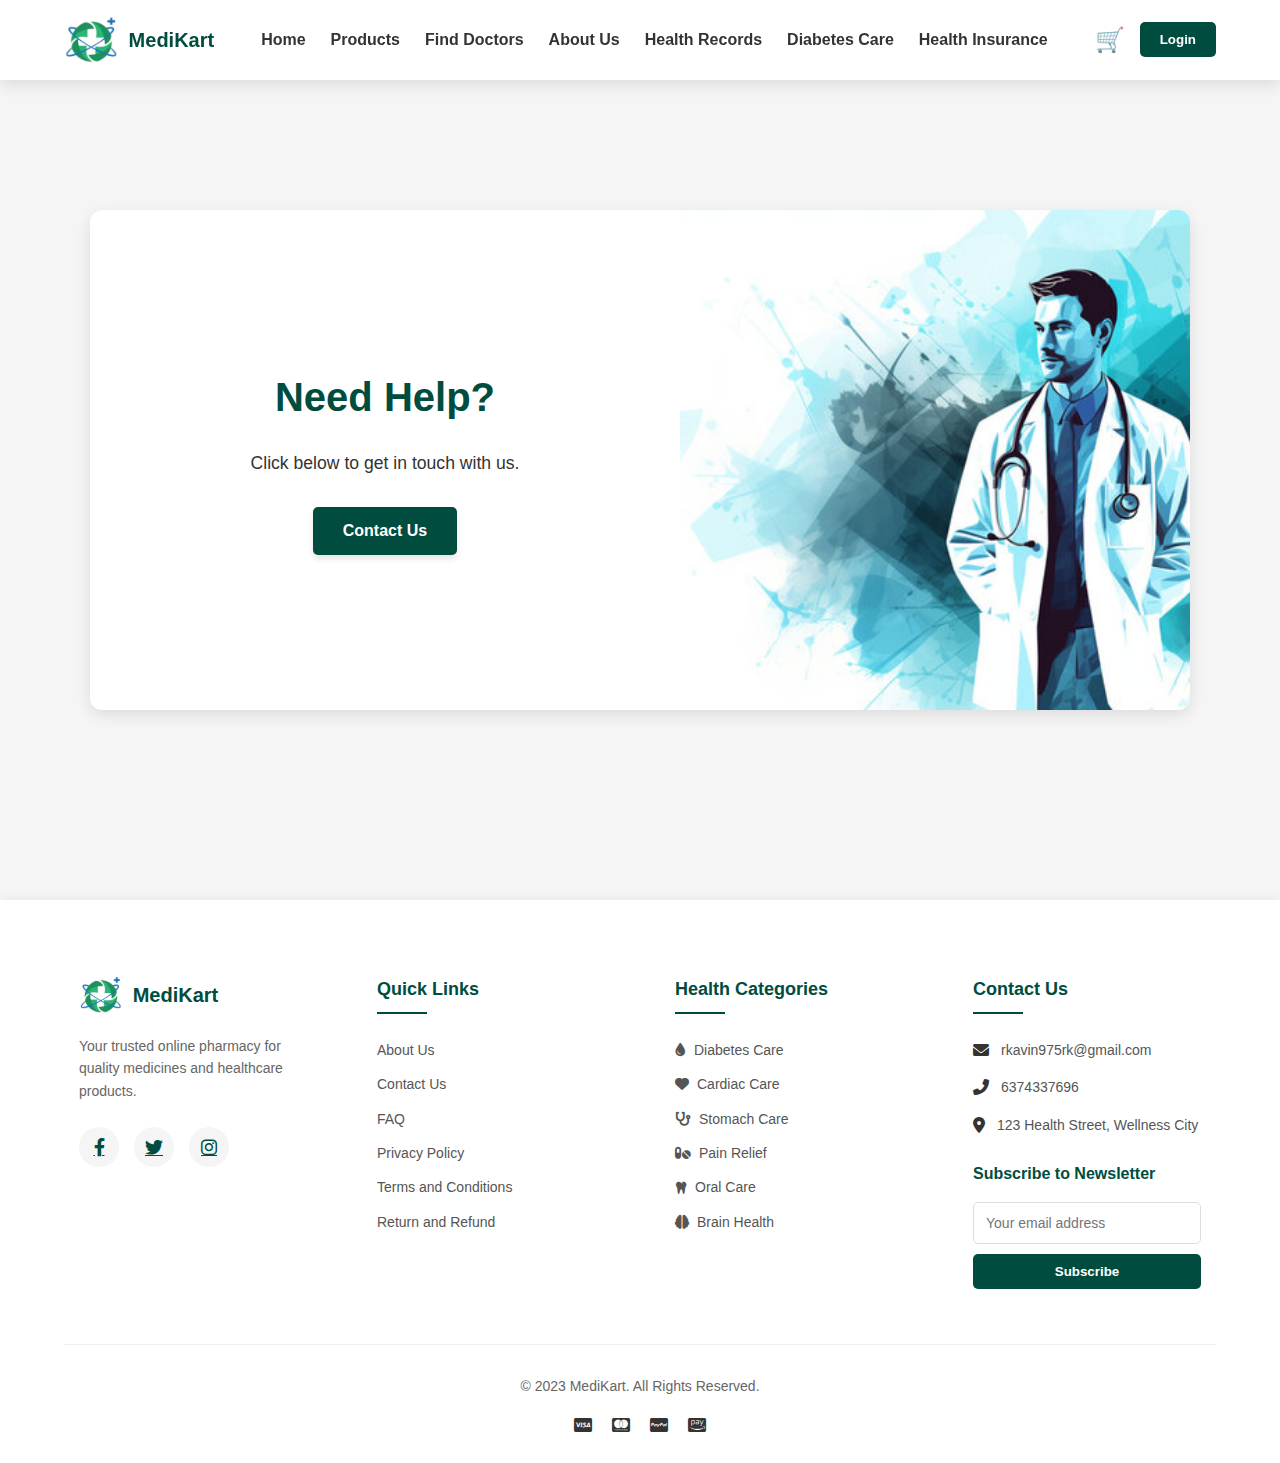
<file: contactus.html>
<!DOCTYPE html>
<html lang="en">
<head>
    <meta charset="UTF-8">
    <meta name="viewport" content="width=device-width, initial-scale=1.0">
    <title>Contact Us - MediKart</title>
    <link rel="stylesheet" href="https://cdnjs.cloudflare.com/ajax/libs/animate.css/4.1.1/animate.min.css">
    <link rel="stylesheet" href="https://cdnjs.cloudflare.com/ajax/libs/font-awesome/6.0.0/css/all.min.css">
    <style>
        /* Base Styles */
        :root {
            --primary-color: #004d40;
            --primary-dark: #002f24;
            --primary-light: #006d5b;
            --text-color: #333;
            --light-gray: #f5f5f5;
            --white: #ffffff;
            --shadow: 0 5px 15px rgba(0, 0, 0, 0.1);
            --transition: all 0.3s ease-in-out;
        }

        * {
            margin: 0;
            padding: 0;
            box-sizing: border-box;
        }

        body {
            font-family: 'Segoe UI', Tahoma, Geneva, Verdana, sans-serif;
            line-height: 1.6;
            color: var(--text-color);
            background-color: var(--white);
            overflow-x: hidden;
        }

        /* Header Styles */
        header {
            display: flex;
            justify-content: space-between;
            align-items: center;
            background: var(--white);
            padding: 15px 5%;
            box-shadow: var(--shadow);
            position: fixed;
            width: 100%;
            top: 0;
            z-index: 1000;
            transition: var(--transition);
        }

        .logo {
            display: flex;
            align-items: center;
            gap: 10px;
        }

        .logo img {
            height: 50px;
            transition: var(--transition);
        }

        .logo p {
            font-size: 20px;
            font-weight: bold;
            color: var(--primary-color);
            transition: var(--transition);
        }

        /* Navigation */
        nav ul {
            list-style: none;
            display: flex;
            gap: 25px;
        }

        nav ul li {
            position: relative;
        }

        nav ul li a {
            text-decoration: none;
            color: var(--text-color);
            font-weight: 600;
            transition: var(--transition);
            padding: 5px 0;
            position: relative;
        }

        nav ul li a::after {
            content: '';
            position: absolute;
            width: 0;
            height: 2px;
            background: var(--primary-color);
            bottom: 0;
            left: 0;
            transition: var(--transition);
        }

        nav ul li a:hover::after {
            width: 100%;
        }

        nav ul li a:hover {
            color: var(--primary-color);
        }

        /* Mobile Menu */
        .menu-icon {
            display: none;
            font-size: 28px;
            cursor: pointer;
            color: var(--primary-color);
            transition: var(--transition);
            z-index: 1001;
        }

        .menu-icon:hover {
            transform: scale(1.1);
        }

        /* Login/Cart */
        .login-cart {
            display: flex;
            gap: 15px;
            align-items: center;
        }

        .cart-icon {
            font-size: 24px;
            color: var(--primary-color);
            cursor: pointer;
            transition: var(--transition);
        }

        .cart-icon:hover {
            transform: scale(1.1);
        }

        button {
            background-color: var(--primary-color);
            color: var(--white);
            border: none;
            padding: 10px 20px;
            border-radius: 5px;
            cursor: pointer;
            font-weight: 600;
            transition: var(--transition);
        }

        button:hover {
            background-color: var(--primary-dark);
            transform: translateY(-2px);
            box-shadow: 0 4px 8px rgba(0, 0, 0, 0.1);
        }

        /* Contact Section */
        .contact-wrapper {
            display: flex;
            justify-content: center;
            align-items: center;
            min-height: 100vh;
            padding: 100px 5% 80px;
            background-color: var(--light-gray);
        }

        .contact-container {
            display: flex;
            max-width: 1100px;
            width: 100%;
            height: 500px;
            position: relative;
            box-shadow: var(--shadow);
            border-radius: 12px;
            overflow: hidden;
            background-color: var(--white);
            transition: var(--transition);
        }

        .contact-button-section {
            flex: 1;
            display: flex;
            flex-direction: column;
            justify-content: center;
            align-items: center;
            padding: 40px;
            text-align: center;
            z-index: 1;
        }

        .contact-button-section h2 {
            font-size: 2.5rem;
            margin-bottom: 20px;
            color: var(--primary-color);
            animation: fadeInDown 1s ease;
        }

        .contact-button-section p {
            font-size: 1.1rem;
            margin-bottom: 30px;
            color: var(--text-color);
            animation: fadeIn 1.5s ease;
        }

        .open-form-btn {
            padding: 15px 30px;
            background: var(--primary-color);
            color: var(--white);
            border: none;
            border-radius: 5px;
            font-size: 1rem;
            cursor: pointer;
            transition: var(--transition);
            animation: fadeInUp 1s ease;
            box-shadow: 0 4px 6px rgba(0, 0, 0, 0.1);
        }

        .open-form-btn:hover {
            background: var(--primary-dark);
            transform: translateY(-3px);
            box-shadow: 0 6px 12px rgba(0, 0, 0, 0.15);
        }

        .contact-image-section {
            flex: 1;
            background: url('images/aboutus.jpg') no-repeat center center;
            background-size: cover;
            position: relative;
            transition: var(--transition);
        }

        .contact-image-section::before {
            content: '';
            position: absolute;
            top: 0;
            left: 0;
            width: 100%;
            height: 100%;
           
        }

        /* Modal Styles - UPDATED */
        .modal {
            display: none;
            position: fixed;
            z-index: 2000;
            left: 0;
            top: 0;
            width: 100%;
            height: 100%;
            background-color: rgba(0, 0, 0, 0.7);
            justify-content: center;
            align-items: center;
            opacity: 0;
            transition: opacity 0.3s ease;
            overflow-y: auto; /* Enable scrolling if needed */
            padding: 20px; /* Add padding to prevent form touching edges */
        }

        .modal.active {
            display: flex;
            opacity: 1;
        }

        .modal-content {
            background: var(--white);
            padding: 30px;
            border-radius: 10px;
            width: 90%;
            max-width: 500px;
            max-height: 90vh; /* Limit height to viewport */
            overflow-y: auto; /* Enable scrolling for content */
            box-shadow: 0 10px 25px rgba(0, 0, 0, 0.2);
            transform: translateY(-20px);
            transition: transform 0.3s ease;
            position: relative;
            margin: auto; /* Center vertically */
        }

        .modal.active .modal-content {
            transform: translateY(0);
        }

        .close {
            position: absolute;
            top: 15px;
            right: 20px;
            font-size: 28px;
            font-weight: bold;
            color: #aaa;
            cursor: pointer;
            transition: var(--transition);
        }

        .close:hover {
            color: var(--primary-color);
            transform: rotate(90deg);
        }

        .modal-content h2 {
            color: var(--primary-color);
            margin-bottom: 15px;
            text-align: center;
        }

        .modal-content p {
            color: var(--text-color);
            margin-bottom: 20px;
            text-align: center;
        }

        /* Form Styles - UPDATED */
        form {
            display: flex;
            flex-direction: column;
            gap: 15px;
        }

        label {
            font-weight: 600;
            color: var(--primary-color);
            margin-bottom: -10px;
            font-size: 14px;
        }

        input, textarea, select {
            padding: 10px 12px;
            border: 1px solid #ddd;
            border-radius: 5px;
            font-size: 14px;
            transition: var(--transition);
            width: 100%;
        }

        select {
            padding: 10px;
            background-color: white;
        }

        input:focus, textarea:focus, select:focus {
            border-color: var(--primary-color);
            outline: none;
            box-shadow: 0 0 0 3px rgba(0, 77, 64, 0.2);
        }

        textarea {
            min-height: 100px;
            resize: vertical;
        }

        form button {
            margin-top: 10px;
            padding: 12px;
            font-size: 16px;
        }

        /* Footer Styles */
        footer {
            background: var(--white);
            padding: 60px 5% 30px;
            box-shadow: 0 -2px 10px rgba(0, 0, 0, 0.05);
        }

        .footer-container {
            max-width: 1200px;
            margin: 0 auto;
        }

        .footer-grid {
            display: grid;
            grid-template-columns: repeat(auto-fit, minmax(250px, 1fr));
            gap: 40px;
            margin-bottom: 40px;
        }

        .footer-column {
            padding: 15px;
            animation: fadeIn 1s ease;
        }

        .footer-logo {
            display: flex;
            align-items: center;
            gap: 10px;
            margin-bottom: 20px;
        }

        .footer-logo img {
            height: 40px;
            transition: var(--transition);
        }

        .footer-logo p {
            font-size: 20px;
            font-weight: bold;
            color: var(--primary-color);
            transition: var(--transition);
        }

        .footer-logo:hover img, .footer-logo:hover p {
            transform: translateX(5px);
        }

        .footer-description {
            color: #666;
            line-height: 1.6;
            margin-bottom: 25px;
            font-size: 14px;
        }

        .footer-column h3 {
            color: var(--primary-color);
            margin-bottom: 25px;
            font-size: 18px;
            position: relative;
            padding-bottom: 10px;
        }

        .footer-column h3::after {
            content: '';
            position: absolute;
            left: 0;
            bottom: 0;
            width: 50px;
            height: 2px;
            background: var(--primary-color);
            transition: var(--transition);
        }

        .footer-column:hover h3::after {
            width: 80px;
        }

        .footer-links {
            list-style: none;
        }

        .footer-links li {
            margin-bottom: 12px;
            transition: var(--transition);
        }

        .footer-links li:hover {
            transform: translateX(5px);
        }

        .footer-links a {
            text-decoration: none;
            color: #555;
            font-size: 14px;
            display: flex;
            align-items: center;
            gap: 8px;
            transition: var(--transition);
        }

        .footer-links a:hover {
            color: var(--primary-color);
        }

        .contact-info {
            margin-bottom: 25px;
        }

        .contact-item {
            display: flex;
            align-items: center;
            gap: 12px;
            margin-bottom: 15px;
            transition: var(--transition);
        }

        .contact-item:hover {
            transform: translateX(5px);
        }

        .contact-item span {
            font-size: 18px;
            color: var(--primary-color);
        }

        .contact-item a, .contact-item p {
            color: #555;
            text-decoration: none;
            font-size: 14px;
            margin: 0;
            transition: var(--transition);
        }

        .contact-item a:hover {
            color: var(--primary-color);
            text-decoration: underline;
        }

        .newsletter {
            margin-top: 25px;
        }

        .newsletter h4 {
            font-size: 16px;
            color: var(--primary-color);
            margin-bottom: 15px;
        }

        .newsletter input {
            width: 100%;
            padding: 12px;
            border: 1px solid #ddd;
            border-radius: 5px;
            margin-bottom: 10px;
            font-size: 14px;
        }

        .newsletter button {
            width: 100%;
        }

        .footer-social {
            display: flex;
            gap: 15px;
            margin-top: 20px;
        }

        .footer-social a {
            display: inline-flex;
            align-items: center;
            justify-content: center;
            width: 40px;
            height: 40px;
            background: var(--light-gray);
            border-radius: 50%;
            font-size: 18px;
            color: var(--primary-color);
            transition: var(--transition);
        }

        .footer-social a:hover {
            background: var(--primary-color);
            color: var(--white);
            transform: translateY(-5px);
        }

        .footer-bottom {
            border-top: 1px solid #eee;
            padding-top: 30px;
            display: flex;
            flex-direction: column;
            align-items: center;
            text-align: center;
        }

        .footer-bottom p {
            color: #666;
            font-size: 14px;
            margin-bottom: 20px;
        }

        .payment-methods {
            display: flex;
            gap: 20px;
        }

        .payment-methods span {
            font-size: 24px;
            color: var(--primary-color);
            transition: var(--transition);
            cursor: pointer;
        }

        .payment-methods span:hover {
            transform: translateY(-5px);
        }

        /* Animations */
        @keyframes fadeIn {
            from { opacity: 0; }
            to { opacity: 1; }
        }

        @keyframes fadeInDown {
            from {
                opacity: 0;
                transform: translateY(-20px);
            }
            to {
                opacity: 1;
                transform: translateY(0);
            }
        }

        @keyframes fadeInUp {
            from {
                opacity: 0;
                transform: translateY(20px);
            }
            to {
                opacity: 1;
                transform: translateY(0);
            }
        }

        @keyframes pulse {
            0% { transform: scale(1); }
            50% { transform: scale(1.05); }
            100% { transform: scale(1); }
        }

        .pulse {
            animation: pulse 2s infinite;
        }

        /* Responsive Styles */
        @media (max-width: 992px) {
            .contact-container {
                height: 450px;
            }
            
            .contact-button-section h2 {
                font-size: 2rem;
            }
        }

        @media (max-width: 768px) {
            header {
                padding: 15px 20px;
            }
            
            nav ul {
                display: none;
                position: fixed;
                top: 80px;
                left: 0;
                width: 100%;
                background: var(--white);
                flex-direction: column;
                align-items: center;
                padding: 20px 0;
                box-shadow: 0 5px 10px rgba(0, 0, 0, 0.1);
                z-index: 999;
            }
            
            nav ul.active {
                display: flex;
                animation: fadeInDown 0.5s ease;
            }
            
            nav ul li {
                width: 100%;
                text-align: center;
                padding: 12px 0;
            }
            
            nav ul li a::after {
                display: none;
            }
            
            .menu-icon {
                display: block;
            }
            
            .contact-container {
                flex-direction: column;
                height: auto;
            }
            
            .contact-image-section {
                display: none;
            }
            
            .contact-button-section {
                padding: 50px 30px;
            }
            
            .footer-grid {
                grid-template-columns: 1fr 1fr;
            }

            /* Modal adjustments for mobile */
            .modal-content {
                padding: 25px 20px;
                width: 95%;
            }
        }

        @media (max-width: 576px) {
            .contact-button-section h2 {
                font-size: 1.8rem;
            }
            
            .contact-button-section p {
                font-size: 1rem;
            }
            
            .open-form-btn {
                padding: 12px 25px;
            }
            
            .footer-grid {
                grid-template-columns: 1fr;
            }
            
            .footer-column {
                text-align: center;
            }
            
            .footer-logo {
                justify-content: center;
            }
            
            .footer-social {
                justify-content: center;
            }
            
            .contact-item {
                justify-content: center;
            }
            
            .footer-links li {
                text-align: center;
            }
            
            .footer-links a {
                justify-content: center;
            }
            
            .footer-column h3::after {
                left: 50%;
                transform: translateX(-50%);
            }

            /* Further modal adjustments for small screens */
            .modal-content {
                padding: 20px 15px;
            }

            input, textarea, select {
                padding: 8px 10px;
                font-size: 14px;
            }

            textarea {
                min-height: 80px;
            }
        }

        /* Utility Classes */
        .hidden {
            display: none !important;
        }

        .visible {
            display: block;
        }

        .text-center {
            text-align: center;
        }

        .mt-20 {
            margin-top: 20px;
        }

        .mb-20 {
            margin-bottom: 20px;
        }
    </style>
</head>
<body>
    <header>
        <div class="logo">
            <img src="images/logo (2).png" alt="Pharmacy Logo">
            <p>MediKart</p>
        </div>

        <div class="menu-icon" id="menuToggle">☰</div>

        <nav>
            <ul id="navMenu">
                <li><a href="index.html">Home</a></li>
                <li><a href="products.html">Products</a></li>
                <li><a href="doctors.html">Find Doctors</a></li>
                <li><a href="aboutus.html">About Us</a></li>
                <li><a href="#">Health Records</a></li>
                <li><a href="#">Diabetes Care</a></li>
                <li><a href="#">Health Insurance</a></li>
            </ul>
        </nav>

        <div class="login-cart">
            <a href="cart.html" style="text-decoration:none;">
                <span class="cart-icon">🛒</span>
            </a>
            <button onclick="openModal('loginModal')">Login</button>
        </div>
    </header>

    <section class="contact-wrapper">
        <div class="contact-container animate__animated animate__fadeIn">
            <div class="contact-button-section">
                <h2 class="animate__animated animate__fadeInDown">Need Help?</h2>
                <p class="animate__animated animate__fadeIn">Click below to get in touch with us.</p>
                <button class="open-form-btn animate__animated animate__fadeInUp pulse" onclick="openForm()">Contact Us</button>
            </div>
            <div class="contact-image-section"></div>
        </div>
    </section>

    <!-- Contact Form Popup -->
    <div id="contactFormPopup" class="modal">
        <div class="modal-content">
            <span class="close" onclick="closeForm()">&times;</span>
            <h2>Contact Us</h2>
            <p>Fill out the form, and we'll respond shortly.</p>
            <form id="contactForm">
                <label for="name">Full Name:</label>
                <input type="text" id="name" placeholder="Enter your name" required>

                <label for="email">Email:</label>
                <input type="email" id="email" placeholder="Enter your email" required>

                <label for="phone">Phone Number:</label>
                <input type="tel" id="phone" placeholder="Enter your phone number">

                <label for="subject">Subject:</label>
                <select id="subject" required>
                    <option value="">Select a subject</option>
                    <option value="general">General Inquiry</option>
                    <option value="order">Order Issue</option>
                    <option value="product">Product Question</option>
                    <option value="feedback">Feedback</option>
                    <option value="other">Other</option>
                </select>

                <label for="message">Message:</label>
                <textarea id="message" placeholder="Write your message" required></textarea>

                <button type="submit" class="animate__animated animate__pulse animate__infinite">Send Message</button>
            </form>
        </div>
    </div>

   <footer>
        <div class="footer-container">
            <div class="footer-grid">
                <!-- Company Info -->
                <div class="footer-column">
                    <div class="footer-logo">
                        <img src="images/logo (2).png" alt="MediKart Logo">
                        <p>MediKart</p>
                    </div>
                    <p class="footer-description">Your trusted online pharmacy for quality medicines and healthcare products.</p>
                    <div class="footer-social">
                        <a href="#" aria-label="Facebook"><i class="fab fa-facebook-f"></i></a>
                        <a href="#" aria-label="Twitter"><i class="fab fa-twitter"></i></a>
                        <a href="#" aria-label="Instagram"><i class="fab fa-instagram"></i></a>
                    </div>
                </div>

                <!-- Quick Links -->
                <div class="footer-column">
                    <h3>Quick Links</h3>
                    <ul class="footer-links">
                        <li><a href="aboutus.html">About Us</a></li>
                        <li><a href="contactus.html">Contact Us</a></li>
                        <li><a href="faq.html">FAQ</a></li>
                        <li><a href="privacypolicy.html">Privacy Policy</a></li>
                        <li><a href="terms.html">Terms and Conditions</a></li>
                        <li><a href="return.html">Return and Refund</a></li>
                    </ul>
                </div>

                <!-- Health Categories -->
                <div class="footer-column">
                    <h3>Health Categories</h3>
                    <ul class="footer-links">
                        <li><a href="#"><i class="fas fa-tint"></i> Diabetes Care</a></li>
                        <li><a href="#"><i class="fas fa-heart"></i> Cardiac Care</a></li>
                        <li><a href="#"><i class="fas fa-stethoscope"></i> Stomach Care</a></li>
                        <li><a href="#"><i class="fas fa-pills"></i> Pain Relief</a></li>
                        <li><a href="#"><i class="fas fa-tooth"></i> Oral Care</a></li>
                        <li><a href="#"><i class="fas fa-brain"></i> Brain Health</a></li>
                    </ul>
                </div>

                <!-- Contact Info -->
                <div class="footer-column">
                    <h3>Contact Us</h3>
                    <div class="contact-info">
                        <div class="contact-item">
                            <i class="fas fa-envelope"></i>
                            <a href="mailto:rkavin975rk@gmail.com">rkavin975rk@gmail.com</a>
                        </div>
                        <div class="contact-item">
                            <i class="fas fa-phone-alt"></i>
                            <a href="tel:+916374337696">6374337696</a>
                        </div>
                        <div class="contact-item">
                            <i class="fas fa-map-marker-alt"></i>
                            <p>123 Health Street, Wellness City</p>
                        </div>
                    </div>
                    <div class="newsletter">
                        <h4>Subscribe to Newsletter</h4>
                        <input type="email" placeholder="Your email address">
                        <button>Subscribe</button>
                    </div>
                </div>
            </div>

            <div class="footer-bottom">
                <p>© 2023 MediKart. All Rights Reserved.</p>
                <div class="payment-methods">
                    <i class="fab fa-cc-visa"></i>
                    <i class="fab fa-cc-mastercard"></i>
                    <i class="fab fa-cc-paypal"></i>
                    <i class="fab fa-cc-amazon-pay"></i>
                </div>
            </div>
        </div>
    </footer>

    <script>
        // Mobile Menu Toggle
        const menuToggle = document.getElementById('menuToggle');
        const navMenu = document.getElementById('navMenu');
        
        menuToggle.addEventListener('click', function() {
            navMenu.classList.toggle('active');
            this.classList.toggle('active');
            
            // Change icon based on state
            if (navMenu.classList.contains('active')) {
                this.innerHTML = '✕';
            } else {
                this.innerHTML = '☰';
            }
        });
        
        // Close mobile menu when clicking on a link
        document.querySelectorAll('#navMenu a').forEach(link => {
            link.addEventListener('click', function() {
                if (window.innerWidth <= 768) {
                    navMenu.classList.remove('active');
                    menuToggle.innerHTML = '☰';
                }
            });
        });
        
        // Contact Form Modal
        function openForm() {
            const modal = document.getElementById('contactFormPopup');
            modal.classList.add('active');
            document.body.style.overflow = 'hidden';
            
            // Add animation class
            const modalContent = modal.querySelector('.modal-content');
            modalContent.classList.add('animate__animated', 'animate__fadeInUp');
            
            // Remove animation after it completes
            setTimeout(() => {
                modalContent.classList.remove('animate__animated', 'animate__fadeInUp');
            }, 500);
        }
        
        function closeForm() {
            const modal = document.getElementById('contactFormPopup');
            const modalContent = modal.querySelector('.modal-content');
            
            // Add fade out animation
            modalContent.classList.add('animate__animated', 'animate__fadeOutDown');
            
            setTimeout(() => {
                modal.classList.remove('active');
                document.body.style.overflow = 'auto';
                modalContent.classList.remove('animate__animated', 'animate__fadeOutDown');
            }, 300);
        }
        
        // Close modal when clicking outside
        window.addEventListener('click', function(event) {
            const modal = document.getElementById('contactFormPopup');
            if (event.target === modal) {
                closeForm();
            }
        });
        
        // Form Validation
        const contactForm = document.getElementById('contactForm');
        
        contactForm.addEventListener('submit', function(event) {
            event.preventDefault();
            
            // Get form values
            const name = document.getElementById('name').value.trim();
            const email = document.getElementById('email').value.trim();
            const subject = document.getElementById('subject').value;
            const message = document.getElementById('message').value.trim();
            
            // Simple validation
            if (!name || !email || !subject || !message) {
                alert('Please fill in all required fields!');
                return;
            }
            
            // Email validation
            const emailRegex = /^[^\s@]+@[^\s@]+\.[^\s@]+$/;
            if (!emailRegex.test(email)) {
                alert('Please enter a valid email address!');
                return;
            }
            
            // Simulate form submission
            simulateFormSubmission(name, email, subject, message);
        });
        
        function simulateFormSubmission(name, email, subject, message) {
            // Show loading state
            const submitBtn = contactForm.querySelector('button[type="submit"]');
            const originalText = submitBtn.textContent;
            submitBtn.textContent = 'Sending...';
            submitBtn.disabled = true;
            
            // Simulate API call
            setTimeout(() => {
                // Show success message
                alert(`Thank you, ${name}! Your message has been sent successfully. We'll get back to you soon.`);
                
                // Reset form
                contactForm.reset();
                closeForm();
                
                // Reset button
                submitBtn.textContent = originalText;
                submitBtn.disabled = false;
            }, 1500);
        }
        
        // Scroll animations
        function animateOnScroll() {
            const elements = document.querySelectorAll('.footer-column, .contact-container');
            
            elements.forEach(element => {
                const elementPosition = element.getBoundingClientRect().top;
                const screenPosition = window.innerHeight / 1.2;
                
                if (elementPosition < screenPosition) {
                    element.classList.add('animate__animated', 'animate__fadeInUp');
                }
            });
        }
        
        window.addEventListener('scroll', animateOnScroll);
        document.addEventListener('DOMContentLoaded', animateOnScroll);
        
        // Smooth scrolling for anchor links
        document.querySelectorAll('a[href^="#"]').forEach(anchor => {
            anchor.addEventListener('click', function(e) {
                e.preventDefault();
                
                const targetId = this.getAttribute('href');
                if (targetId === '#') return;
                
                const targetElement = document.querySelector(targetId);
                if (targetElement) {
                    window.scrollTo({
                        top: targetElement.offsetTop - 80,
                        behavior: 'smooth'
                    });
                    
                    // Close mobile menu if open
                    if (window.innerWidth <= 768 && navMenu.classList.contains('active')) {
                        navMenu.classList.remove('active');
                        menuToggle.innerHTML = '☰';
                    }
                }
            });
        });
        
        // Responsive image handling
        function handleResponsiveImages() {
            const contactImageSection = document.querySelector('.contact-image-section');
            
            if (window.innerWidth <= 768) {
                contactImageSection.style.display = 'none';
            } else {
                contactImageSection.style.display = 'block';
            }
        }
        
        window.addEventListener('resize', handleResponsiveImages);
        document.addEventListener('DOMContentLoaded', handleResponsiveImages);
    </script>
</body>
</html>
</file>
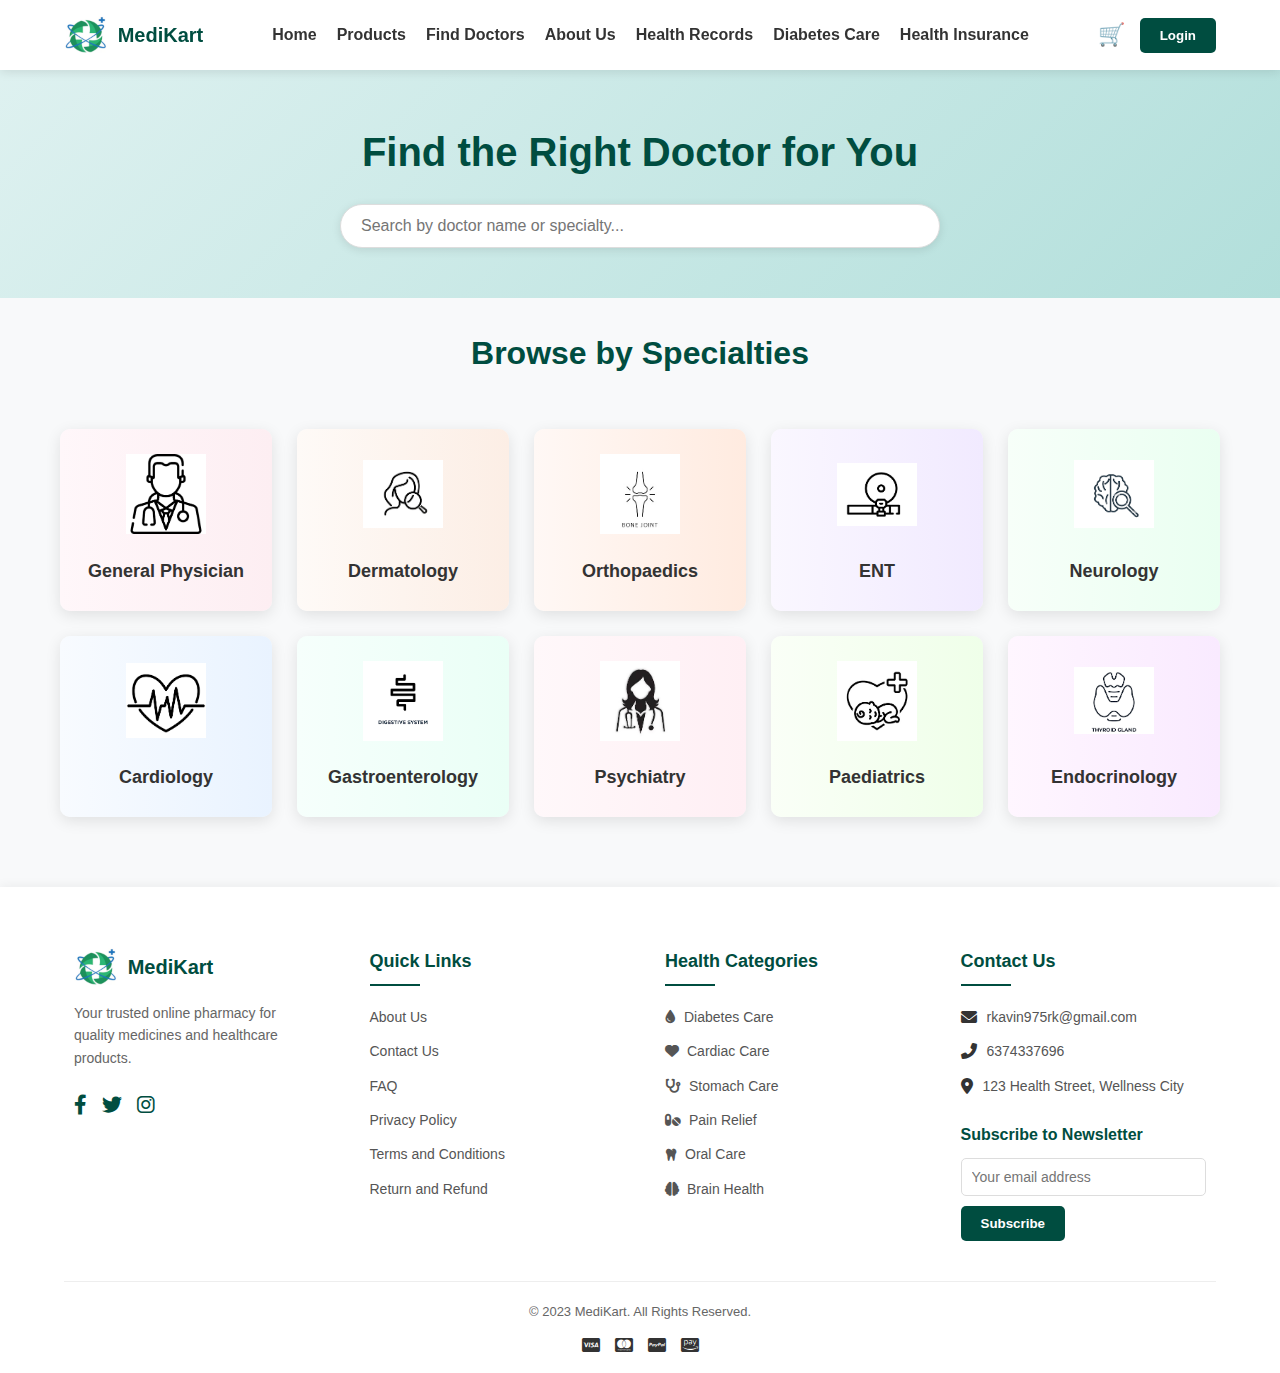
<file: doctors.html>
<!DOCTYPE html>
<html lang="en">
<head>
    <meta charset="UTF-8">
    <meta name="viewport" content="width=device-width, initial-scale=1.0">
    <title>Find Doctors | MediKart</title>
     <link rel="stylesheet" href="https://cdnjs.cloudflare.com/ajax/libs/font-awesome/6.0.0/css/all.min.css">
    <link rel="stylesheet" href="doctors.css"> <!-- Link to external CSS -->
    
</head>
<body>
    <header>
        <div class="logo">
            <a href="index.html">
                <img src="images/logo (2).png" alt="Pharmacy Logo">
                <p>MediKart</p>
            </a>
        </div>
        <div class="menu-icon" onclick="toggleMenu()">☰</div>
        <nav id="mainNav">
            <ul>
                <li><a href="index.html">Home</a></li>
                <li><a href="products.html">Products</a></li>
                <li><a href="doctors.html" class="active">Find Doctors</a></li>
                <li><a href="aboutus.html">About Us</a></li>
                <li><a href="#">Health Records</a></li>
                <li><a href="#">Diabetes Care</a></li>
                <li><a href="#">Health Insurance</a></li>
            </ul>
        </nav>
        <div class="login-cart">
            <a href="cart.html" style="text-decoration:none;">
                <span class="cart-icon">🛒</span>
            </a>
            <button onclick="openModal('loginModal')">Login</button>
        </div>
    </header>

    <section class="hero">
        <h1>Find the Right Doctor for You</h1>
        <input type="text" placeholder="Search by doctor name or specialty...">
    </section>

    <h2 class="page-title">Browse by Specialties</h2>
    
    <div class="specialties">
        <div class="specialty-card" style="background: linear-gradient(to right, #fff7fa, #fdeef2);">
            <img src="images/general-physician.png" alt="General Physician">
            <p>General Physician</p>
        </div>
    
        <div class="specialty-card" style="background: linear-gradient(to right, #fefaf7, #fceee5);">
            <img src="images/dermatology.png" alt="Dermatology">
            <p>Dermatology</p>
        </div>
    
        <div class="specialty-card" style="background: linear-gradient(to right, #fff8f5, #ffebe0);">
            <img src="images/orthopaedics.jpeg" alt="Orthopaedics">
            <p>Orthopaedics</p>
        </div>
    
        <div class="specialty-card" style="background: linear-gradient(to right, #faf7ff, #f1eaff);">
            <img src="images/ent.png" alt="ENT">
            <p>ENT</p>
        </div>
    
        <div class="specialty-card" style="background: linear-gradient(to right, #f7fff9, #eafff1);">
            <img src="images/neurology.png" alt="Neurology">
            <p>Neurology</p>
        </div>
    
        <div class="specialty-card" style="background: linear-gradient(to right, #f8fbff, #e9f3ff);">
            <img src="images/cardiology.png" alt="Cardiology">
            <p>Cardiology</p>
        </div>
    
        <div class="specialty-card" style="background: linear-gradient(to right, #f6fffc, #eafff6);">
            <img src="images/stomach.png" alt="Gastroenterology">
            <p>Gastroenterology</p>
        </div>
    
        <div class="specialty-card" style="background: linear-gradient(to right, #fff8fa, #ffeff4);">
            <img src="images/psycology.jpeg" alt="Psychiatry">
            <p>Psychiatry</p>
        </div>
    
        <div class="specialty-card" style="background: linear-gradient(to right, #fafff7, #efffe9);">
            <img src="images/pediatrics.png" alt="Paediatrics">
            <p>Paediatrics</p>
        </div>
    
        <div class="specialty-card" style="background: linear-gradient(to right, #fff6ff, #f9eaff);">
            <img src="images/endochrinology.png" alt="Endocrinology">
            <p>Endocrinology</p>
        </div>
    </div>

    <footer>
        <div class="footer-container">
            <div class="footer-grid">
                <!-- Company Info -->
                <div class="footer-column">
                    <div class="footer-logo">
                        <img src="images/logo (2).png" alt="MediKart Logo">
                        <p>MediKart</p>
                    </div>
                    <p class="footer-description">Your trusted online pharmacy for quality medicines and healthcare products.</p>
                    <div class="footer-social">
                        <a href="#" aria-label="Facebook"><i class="fab fa-facebook-f"></i></a>
                        <a href="#" aria-label="Twitter"><i class="fab fa-twitter"></i></a>
                        <a href="#" aria-label="Instagram"><i class="fab fa-instagram"></i></a>
                    </div>
                </div>

                <!-- Quick Links -->
                <div class="footer-column">
                    <h3>Quick Links</h3>
                    <ul class="footer-links">
                        <li><a href="aboutus.html">About Us</a></li>
                        <li><a href="contactus.html">Contact Us</a></li>
                        <li><a href="faq.html">FAQ</a></li>
                        <li><a href="privacypolicy.html">Privacy Policy</a></li>
                        <li><a href="terms.html">Terms and Conditions</a></li>
                        <li><a href="return.html">Return and Refund</a></li>
                    </ul>
                </div>

                <!-- Health Categories -->
                <div class="footer-column">
                    <h3>Health Categories</h3>
                    <ul class="footer-links">
                        <li><a href="#"><i class="fas fa-tint"></i> Diabetes Care</a></li>
                        <li><a href="#"><i class="fas fa-heart"></i> Cardiac Care</a></li>
                        <li><a href="#"><i class="fas fa-stethoscope"></i> Stomach Care</a></li>
                        <li><a href="#"><i class="fas fa-pills"></i> Pain Relief</a></li>
                        <li><a href="#"><i class="fas fa-tooth"></i> Oral Care</a></li>
                        <li><a href="#"><i class="fas fa-brain"></i> Brain Health</a></li>
                    </ul>
                </div>

                <!-- Contact Info -->
                <div class="footer-column">
                    <h3>Contact Us</h3>
                    <div class="contact-info">
                        <div class="contact-item">
                            <i class="fas fa-envelope"></i>
                            <a href="mailto:rkavin975rk@gmail.com">rkavin975rk@gmail.com</a>
                        </div>
                        <div class="contact-item">
                            <i class="fas fa-phone-alt"></i>
                            <a href="tel:+916374337696">6374337696</a>
                        </div>
                        <div class="contact-item">
                            <i class="fas fa-map-marker-alt"></i>
                            <p>123 Health Street, Wellness City</p>
                        </div>
                    </div>
                    <div class="newsletter">
                        <h4>Subscribe to Newsletter</h4>
                        <input type="email" placeholder="Your email address">
                        <button>Subscribe</button>
                    </div>
                </div>
            </div>

            <div class="footer-bottom">
                <p>© 2023 MediKart. All Rights Reserved.</p>
                <div class="payment-methods">
                    <i class="fab fa-cc-visa"></i>
                    <i class="fab fa-cc-mastercard"></i>
                    <i class="fab fa-cc-paypal"></i>
                    <i class="fab fa-cc-amazon-pay"></i>
                </div>
            </div>
        </div>
    </footer>

    <script>
        // Toggle mobile menu
        function toggleMenu() {
            const nav = document.getElementById('mainNav');
            nav.classList.toggle('active');
        }
        
        // Close mobile menu when clicking on a link
        document.querySelectorAll('#mainNav a').forEach(link => {
            link.addEventListener('click', () => {
                const nav = document.getElementById('mainNav');
                nav.classList.remove('active');
            });
        });
        
        // Simulated login modal function
        function openModal(modalId) {
            alert('Login modal would open here. In a real implementation, this would show a modal dialog.');
        }
    </script>
</body>
</html>
</file>
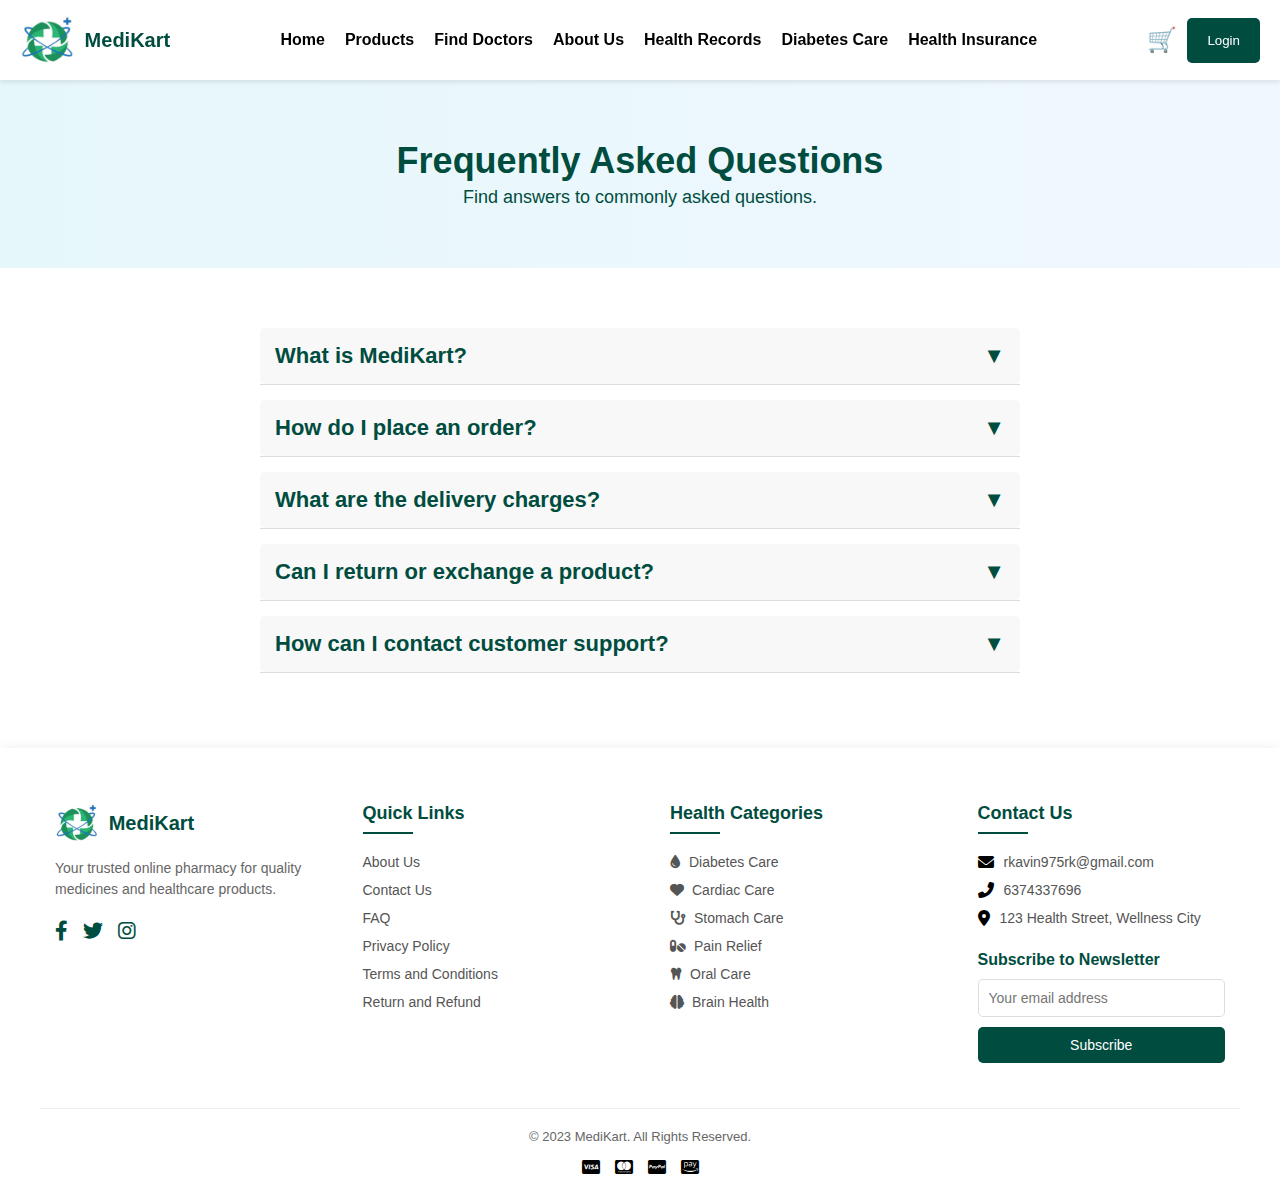
<file: faq.html>
<!DOCTYPE html>
<html lang="en">
<head>
    <meta charset="UTF-8">
    <meta name="viewport" content="width=device-width, initial-scale=1.0">
    <title>FAQs - MediKart</title>
    <link rel="stylesheet" href="https://cdnjs.cloudflare.com/ajax/libs/font-awesome/6.0.0/css/all.min.css">
    <link rel="stylesheet" href="faq.css">
</head>
<body>

    <header>
        
        <div class="logo">
            <a href="index.html">
                <img src="images/logo (2).png" alt="Pharmacy Logo">
                <p>MediKart</p>
            </a>
        </div>
        <div class="menu-icon">☰</div>
    <nav>
        <ul>
            <li><a href="index.html">Home</a></li>
            <li><a href="products.html">Products</a></li>
            <li><a href="doctors.html">Find Doctors</a></li>
              <li><a href="aboutus.html">About Us</a></li>
            <li><a href="#">Health Records</a></li>
            <li><a href="#">Diabetes Care</a></li>
            <li><a href="#">Health Insurance</a></li>
        </ul>
    </nav>
    <div class="login-cart">
        <a href="cart.html" style="text-decoration:none;">
        <span class="cart-icon">🛒</span>
        </a>
        <button onclick="openModal('loginModal')">Login</button>
    </div>
</header>


<section class="faq-banner">
    <h1>Frequently Asked Questions</h1>
    <p>Find answers to commonly asked questions.</p>
</section>

<section class="faq-container">
    <div class="faq-item">
        <h2 onclick="toggleFAQ(this)">What is MediKart? <span class="arrow">▼</span></h2>
        <div class="faq-content">
            <p>MediKart is an online pharmacy that provides high-quality medicines, healthcare essentials, and medical consultations.</p>
        </div>
    </div>

    <div class="faq-item">
        <h2 onclick="toggleFAQ(this)">How do I place an order? <span class="arrow">▼</span></h2>
        <div class="faq-content">
            <p>To place an order, browse products, add them to your cart, and proceed to checkout. You can pay using credit/debit cards, UPI, or net banking.</p>
        </div>
    </div>

    <div class="faq-item">
        <h2 onclick="toggleFAQ(this)">What are the delivery charges? <span class="arrow">▼</span></h2>
        <div class="faq-content">
            <p>Delivery charges vary based on location. Free shipping is available for orders above ₹500.</p>
        </div>
    </div>

    <div class="faq-item">
        <h2 onclick="toggleFAQ(this)">Can I return or exchange a product? <span class="arrow">▼</span></h2>
        <div class="faq-content">
            <p>Returns are accepted only for defective or incorrect products. Refer to our <a href="returns.html">Return Policy</a> for details.</p>
        </div>
    </div>

    <div class="faq-item">
        <h2 onclick="toggleFAQ(this)">How can I contact customer support? <span class="arrow">▼</span></h2>
        <div class="faq-content">
            <p>You can contact us via email at <a href="mailto:support@medikart.com">support@medikart.com</a> or call our helpline at 1800-123-456.</p>
        </div>
    </div>
</section>

<footer>
        <div class="footer-container">
            <div class="footer-grid">
                <!-- Company Info -->
                <div class="footer-column">
                    <div class="footer-logo">
                        <img src="images/logo (2).png" alt="MediKart Logo">
                        <p>MediKart</p>
                    </div>
                    <p class="footer-description">Your trusted online pharmacy for quality medicines and healthcare products.</p>
                    <div class="footer-social">
                        <a href="#" aria-label="Facebook"><i class="fab fa-facebook-f"></i></a>
                        <a href="#" aria-label="Twitter"><i class="fab fa-twitter"></i></a>
                        <a href="#" aria-label="Instagram"><i class="fab fa-instagram"></i></a>
                    </div>
                </div>

                <!-- Quick Links -->
                <div class="footer-column">
                    <h3>Quick Links</h3>
                    <ul class="footer-links">
                        <li><a href="aboutus.html">About Us</a></li>
                        <li><a href="contactus.html">Contact Us</a></li>
                        <li><a href="faq.html">FAQ</a></li>
                        <li><a href="privacypolicy.html">Privacy Policy</a></li>
                        <li><a href="terms.html">Terms and Conditions</a></li>
                        <li><a href="return.html">Return and Refund</a></li>
                    </ul>
                </div>

                <!-- Health Categories -->
                <div class="footer-column">
                    <h3>Health Categories</h3>
                    <ul class="footer-links">
                        <li><a href="#"><i class="fas fa-tint"></i> Diabetes Care</a></li>
                        <li><a href="#"><i class="fas fa-heart"></i> Cardiac Care</a></li>
                        <li><a href="#"><i class="fas fa-stethoscope"></i> Stomach Care</a></li>
                        <li><a href="#"><i class="fas fa-pills"></i> Pain Relief</a></li>
                        <li><a href="#"><i class="fas fa-tooth"></i> Oral Care</a></li>
                        <li><a href="#"><i class="fas fa-brain"></i> Brain Health</a></li>
                    </ul>
                </div>

                <!-- Contact Info -->
                <div class="footer-column">
                    <h3>Contact Us</h3>
                    <div class="contact-info">
                        <div class="contact-item">
                            <i class="fas fa-envelope"></i>
                            <a href="mailto:rkavin975rk@gmail.com">rkavin975rk@gmail.com</a>
                        </div>
                        <div class="contact-item">
                            <i class="fas fa-phone-alt"></i>
                            <a href="tel:+916374337696">6374337696</a>
                        </div>
                        <div class="contact-item">
                            <i class="fas fa-map-marker-alt"></i>
                            <p>123 Health Street, Wellness City</p>
                        </div>
                    </div>
                    <div class="newsletter">
                        <h4>Subscribe to Newsletter</h4>
                        <input type="email" placeholder="Your email address">
                        <button>Subscribe</button>
                    </div>
                </div>
            </div>

            <div class="footer-bottom">
                <p>© 2023 MediKart. All Rights Reserved.</p>
                <div class="payment-methods">
                    <i class="fab fa-cc-visa"></i>
                    <i class="fab fa-cc-mastercard"></i>
                    <i class="fab fa-cc-paypal"></i>
                    <i class="fab fa-cc-amazon-pay"></i>
                </div>
            </div>
        </div>
    </footer>

<script>
    // Toggle FAQ Answer
function toggleFAQ(element) {
    let content = element.nextElementSibling;
    content.classList.toggle("show");

    // Rotate arrow direction
    let arrow = element.querySelector(".arrow");
    if (content.classList.contains("show")) {
        arrow.style.transform = "rotate(180deg)";
    } else {
        arrow.style.transform = "rotate(0deg)";
    }
}

</script>
</body>
</html>
</file>
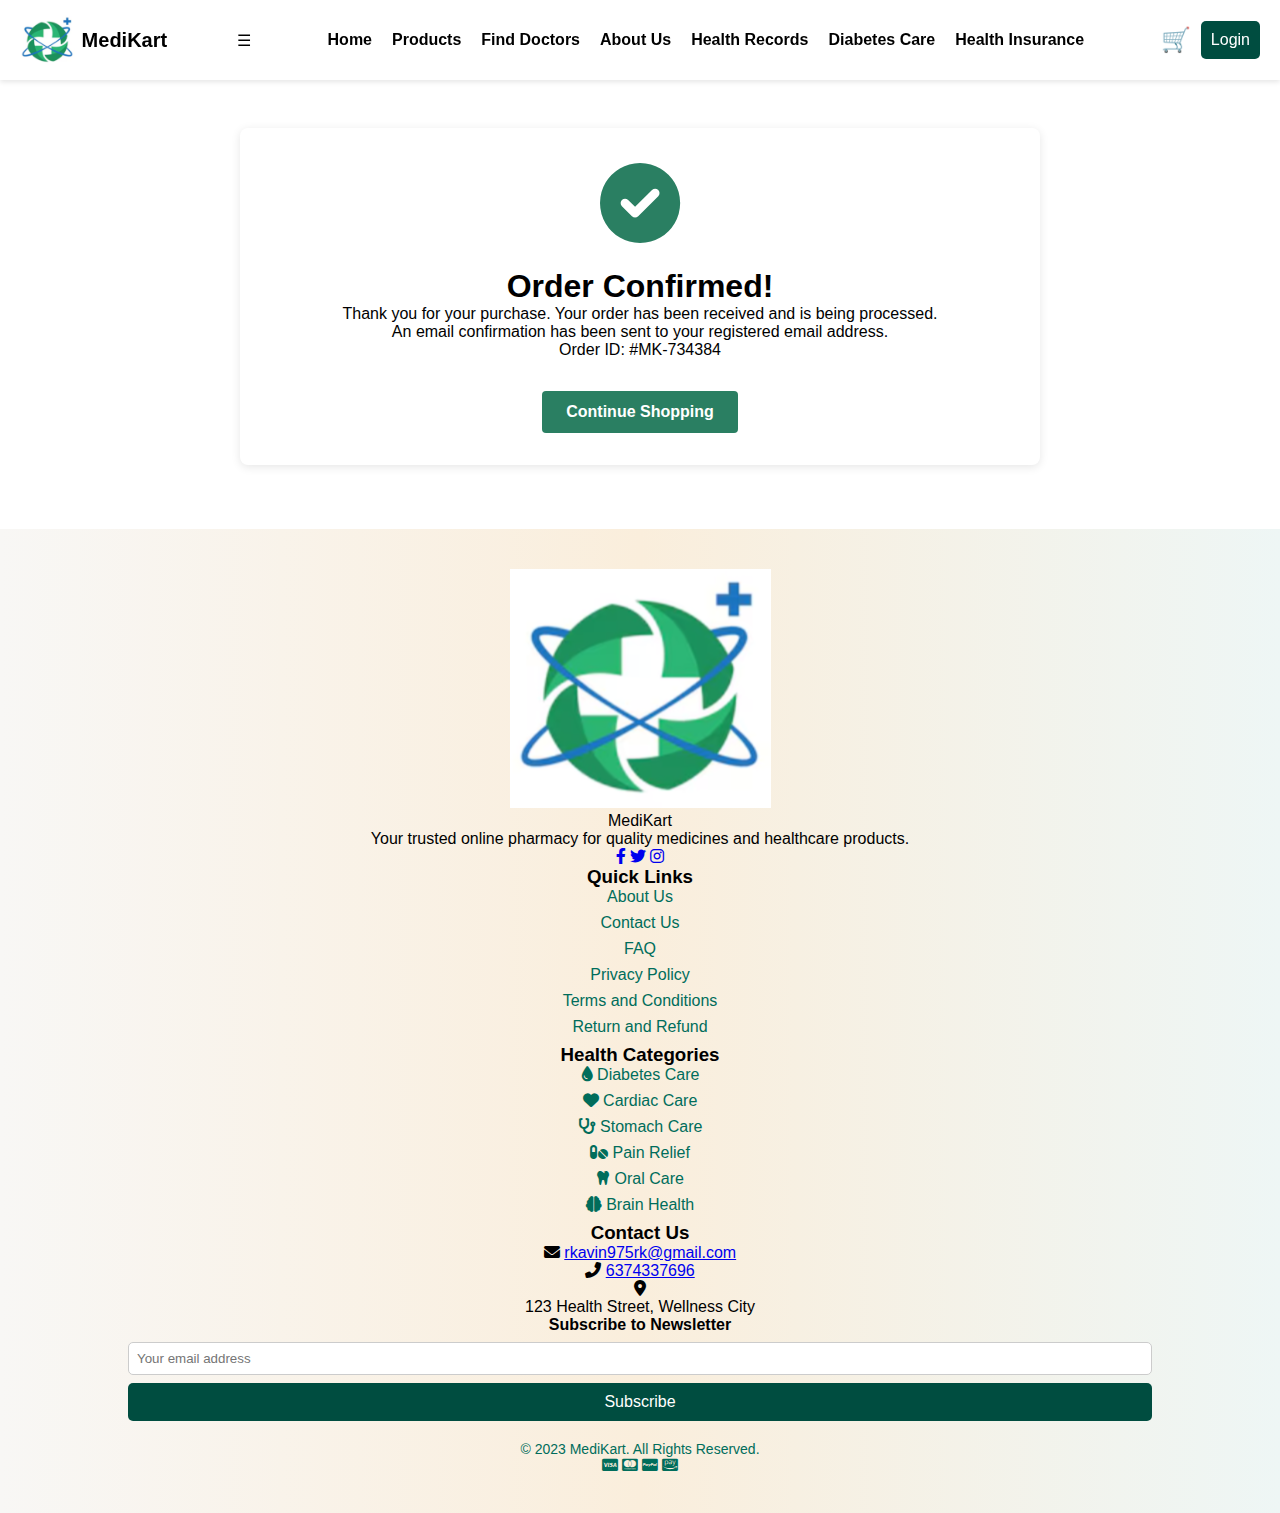
<file: order-confirmation.html>
<!DOCTYPE html>
<html lang="en">
<head>
    <meta charset="UTF-8">
    <meta name="viewport" content="width=device-width, initial-scale=1.0">
    <title>Order Confirmation - MediKart</title>
    <link rel="stylesheet" href="https://cdnjs.cloudflare.com/ajax/libs/font-awesome/6.0.0/css/all.min.css">
    <link rel="stylesheet" href="styles.css"> <!-- Link to your CSS file -->
    <style>
        /* Your existing styles */
        .confirmation-container {
            max-width: 800px;
           
              margin: 8rem auto 4rem;
            
            padding: 2rem;
            text-align: center;
            background: white;
            border-radius: 8px;
            box-shadow: 0 2px 10px rgba(0,0,0,0.1);
        }
        
        .confirmation-icon {
            font-size: 5rem;
            color: #2a7f62;
            margin-bottom: 1rem;
        }
        
        .confirmation-btn {
            display: inline-block;
            margin-top: 2rem;
            padding: 0.75rem 1.5rem;
            background-color: #2a7f62;
            color: white;
            text-decoration: none;
            border-radius: 4px;
            font-weight: bold;
        }
    </style>
</head>
<body>
    <!-- Header from checkout.html -->
    <header>
        <div class="logo">
            <img src="images/logo (2).png" alt="Pharmacy Logo">
            <p>MediKart</p>
        </div>
        <div class="menu-icon">☰</div>
        <nav>
            <ul>
                <li><a href="index.html">Home</a></li>
                <li><a href="products.html">Products</a></li>
                <li><a href="doctors.html">Find Doctors</a></li>
                <li><a href="aboutus.html">About Us</a></li>
                <li><a href="#">Health Records</a></li>
                <li><a href="#">Diabetes Care</a></li>
                <li><a href="#">Health Insurance</a></li>
            </ul>
        </nav>
        <div class="login-cart">
            <a href="cart.html" style="text-decoration:none;">
                <span class="cart-icon">🛒</span>
            </a>
            <button onclick="openModal('loginModal')">Login</button>
        </div>
    </header>
    
    <div class="confirmation-container">
        <div class="confirmation-icon">
            <i class="fas fa-check-circle"></i>
        </div>
        <h1>Order Confirmed!</h1>
        <p>Thank you for your purchase. Your order has been received and is being processed.</p>
        <p>An email confirmation has been sent to your registered email address.</p>
        <p>Order ID: #MK-<span id="order-id"></span></p>
        <a href="index.html" class="confirmation-btn">Continue Shopping</a>
    </div>
    
    <!-- Footer from checkout.html -->
    <footer>
        <div class="footer-container">
            <div class="footer-grid">
                <!-- Company Info -->
                <div class="footer-column">
                    <div class="footer-logo">
                        <img src="images/logo (2).png" alt="MediKart Logo">
                        <p>MediKart</p>
                    </div>
                    <p class="footer-description">Your trusted online pharmacy for quality medicines and healthcare products.</p>
                    <div class="footer-social">
                        <a href="#" aria-label="Facebook"><i class="fab fa-facebook-f"></i></a>
                        <a href="#" aria-label="Twitter"><i class="fab fa-twitter"></i></a>
                        <a href="#" aria-label="Instagram"><i class="fab fa-instagram"></i></a>
                    </div>
                </div>

                <!-- Quick Links -->
                <div class="footer-column">
                    <h3>Quick Links</h3>
                    <ul class="footer-links">
                        <li><a href="aboutus.html">About Us</a></li>
                        <li><a href="contactus.html">Contact Us</a></li>
                        <li><a href="faq.html">FAQ</a></li>
                        <li><a href="privacypolicy.html">Privacy Policy</a></li>
                        <li><a href="terms.html">Terms and Conditions</a></li>
                        <li><a href="return.html">Return and Refund</a></li>
                    </ul>
                </div>

                <!-- Health Categories -->
                <div class="footer-column">
                    <h3>Health Categories</h3>
                    <ul class="footer-links">
                        <li><a href="#"><i class="fas fa-tint"></i> Diabetes Care</a></li>
                        <li><a href="#"><i class="fas fa-heart"></i> Cardiac Care</a></li>
                        <li><a href="#"><i class="fas fa-stethoscope"></i> Stomach Care</a></li>
                        <li><a href="#"><i class="fas fa-pills"></i> Pain Relief</a></li>
                        <li><a href="#"><i class="fas fa-tooth"></i> Oral Care</a></li>
                        <li><a href="#"><i class="fas fa-brain"></i> Brain Health</a></li>
                    </ul>
                </div>

                <!-- Contact Info -->
                <div class="footer-column">
                    <h3>Contact Us</h3>
                    <div class="contact-info">
                        <div class="contact-item">
                            <i class="fas fa-envelope"></i>
                            <a href="mailto:rkavin975rk@gmail.com">rkavin975rk@gmail.com</a>
                        </div>
                        <div class="contact-item">
                            <i class="fas fa-phone-alt"></i>
                            <a href="tel:+916374337696">6374337696</a>
                        </div>
                        <div class="contact-item">
                            <i class="fas fa-map-marker-alt"></i>
                            <p>123 Health Street, Wellness City</p>
                        </div>
                    </div>
                    <div class="newsletter">
                        <h4>Subscribe to Newsletter</h4>
                        <input type="email" placeholder="Your email address">
                        <button>Subscribe</button>
                    </div>
                </div>
            </div>

            <div class="footer-bottom">
                <p>© 2023 MediKart. All Rights Reserved.</p>
                <div class="payment-methods">
                    <i class="fab fa-cc-visa"></i>
                    <i class="fab fa-cc-mastercard"></i>
                    <i class="fab fa-cc-paypal"></i>
                    <i class="fab fa-cc-amazon-pay"></i>
                </div>
            </div>
        </div>
    </footer>
    
    <script>
        // Generate a random order ID
        document.getElementById('order-id').textContent = Math.floor(100000 + Math.random() * 900000);
        
        // You could also display the order total from localStorage
        document.addEventListener('DOMContentLoaded', function() {
            const cartItems = JSON.parse(localStorage.getItem('cartItems')) || [];
            const subtotal = cartItems.reduce((sum, item) => sum + (item.price * item.quantity), 0);
            const tax = subtotal * 0.1;
            const total = subtotal + tax;
            
            // Optionally display order total on confirmation page
            // document.getElementById('order-total').textContent = `₹${total.toFixed(2)}`;
        });
    </script>
</body>
</html>
</file>
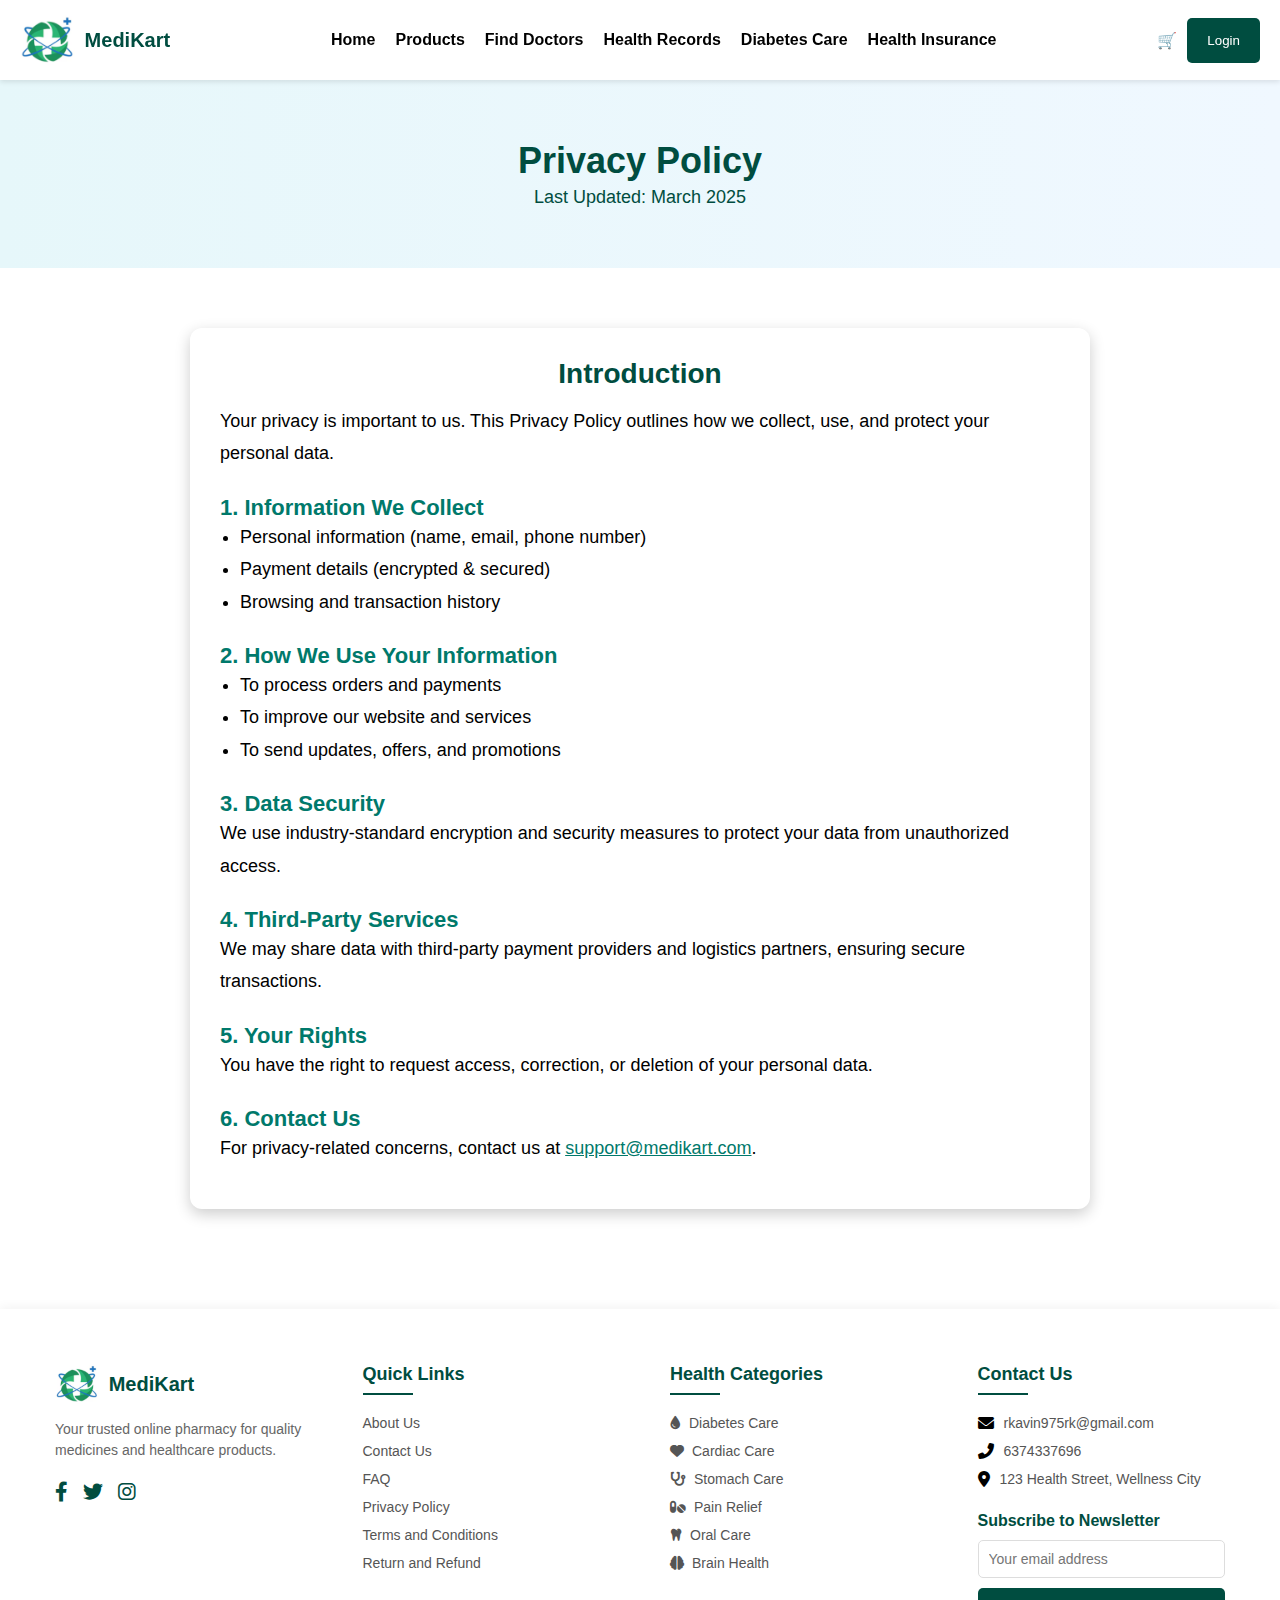
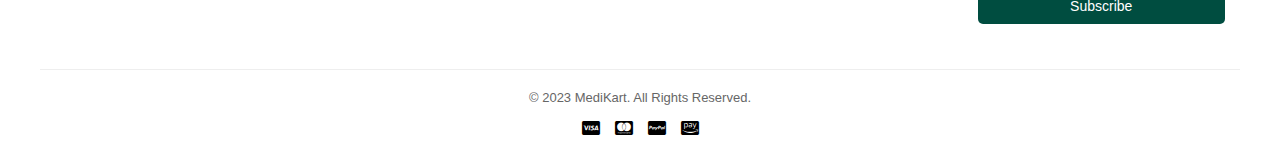
<file: privacypolicy.html>
<!DOCTYPE html>
<html lang="en">
<head>
    <meta charset="UTF-8">
    <meta name="viewport" content="width=device-width, initial-scale=1.0">
    <title>Privacy Policy - MediKart</title>
    <link rel="stylesheet" href="privacypolicy.css">
    <link rel="stylesheet" href="https://cdnjs.cloudflare.com/ajax/libs/font-awesome/6.0.0/css/all.min.css">
   
</head>
<body>

<header>
    <div class="logo">
        <a href="index.html">
            <img src="images/logo (2).png" alt="Pharmacy Logo">
            <p>MediKart</p>
        </a>
    </div>
    
    <div class="menu-icon" onclick="toggleMenu()">☰</div>
    
    <nav>
        <ul id="nav-menu">
            <li><a href="index.html">Home</a></li>
            <li><a href="products.html">Products</a></li>
            <li><a href="doctors.html">Find Doctors</a></li>
            <li><a href="#">Health Records</a></li>
            <li><a href="#">Diabetes Care</a></li>
            <li><a href="#">Health Insurance</a></li>
        </ul>
    </nav>

    <div class="login-cart">
        <a href="cart.html" style="text-decoration:none;">
            <span class="cart-icon">🛒</span>
        </a>
        <button onclick="openModal('loginModal')">Login</button>
    </div>
</header>

<section class="policy-banner">
    <h1>Privacy Policy</h1>
    <p>Last Updated: March 2025</p>
</section>

<section class="policy-wrapper">
    <div class="policy-container">
        <h2>Introduction</h2>
        <p>Your privacy is important to us. This Privacy Policy outlines how we collect, use, and protect your personal data.</p>

        <h3>1. Information We Collect</h3>
        <ul>
            <li>Personal information (name, email, phone number)</li>
            <li>Payment details (encrypted & secured)</li>
            <li>Browsing and transaction history</li>
        </ul>

        <h3>2. How We Use Your Information</h3>
        <ul>
            <li>To process orders and payments</li>
            <li>To improve our website and services</li>
            <li>To send updates, offers, and promotions</li>
        </ul>

        <h3>3. Data Security</h3>
        <p>We use industry-standard encryption and security measures to protect your data from unauthorized access.</p>

        <h3>4. Third-Party Services</h3>
        <p>We may share data with third-party payment providers and logistics partners, ensuring secure transactions.</p>

        <h3>5. Your Rights</h3>
        <p>You have the right to request access, correction, or deletion of your personal data.</p>

        <h3>6. Contact Us</h3>
        <p>For privacy-related concerns, contact us at <a href="mailto:support@medikart.com">support@medikart.com</a>.</p>
    </div>
</section>

<footer>
        <div class="footer-container">
            <div class="footer-grid">
                <!-- Company Info -->
                <div class="footer-column">
                    <div class="footer-logo">
                        <img src="images/logo (2).png" alt="MediKart Logo">
                        <p>MediKart</p>
                    </div>
                    <p class="footer-description">Your trusted online pharmacy for quality medicines and healthcare products.</p>
                    <div class="footer-social">
                        <a href="#" aria-label="Facebook"><i class="fab fa-facebook-f"></i></a>
                        <a href="#" aria-label="Twitter"><i class="fab fa-twitter"></i></a>
                        <a href="#" aria-label="Instagram"><i class="fab fa-instagram"></i></a>
                    </div>
                </div>

                <!-- Quick Links -->
                <div class="footer-column">
                    <h3>Quick Links</h3>
                    <ul class="footer-links">
                        <li><a href="aboutus.html">About Us</a></li>
                        <li><a href="contactus.html">Contact Us</a></li>
                        <li><a href="faq.html">FAQ</a></li>
                        <li><a href="privacypolicy.html">Privacy Policy</a></li>
                        <li><a href="terms.html">Terms and Conditions</a></li>
                        <li><a href="return.html">Return and Refund</a></li>
                    </ul>
                </div>

                <!-- Health Categories -->
                <div class="footer-column">
                    <h3>Health Categories</h3>
                    <ul class="footer-links">
                        <li><a href="#"><i class="fas fa-tint"></i> Diabetes Care</a></li>
                        <li><a href="#"><i class="fas fa-heart"></i> Cardiac Care</a></li>
                        <li><a href="#"><i class="fas fa-stethoscope"></i> Stomach Care</a></li>
                        <li><a href="#"><i class="fas fa-pills"></i> Pain Relief</a></li>
                        <li><a href="#"><i class="fas fa-tooth"></i> Oral Care</a></li>
                        <li><a href="#"><i class="fas fa-brain"></i> Brain Health</a></li>
                    </ul>
                </div>

                <!-- Contact Info -->
                <div class="footer-column">
                    <h3>Contact Us</h3>
                    <div class="contact-info">
                        <div class="contact-item">
                            <i class="fas fa-envelope"></i>
                            <a href="mailto:rkavin975rk@gmail.com">rkavin975rk@gmail.com</a>
                        </div>
                        <div class="contact-item">
                            <i class="fas fa-phone-alt"></i>
                            <a href="tel:+916374337696">6374337696</a>
                        </div>
                        <div class="contact-item">
                            <i class="fas fa-map-marker-alt"></i>
                            <p>123 Health Street, Wellness City</p>
                        </div>
                    </div>
                    <div class="newsletter">
                        <h4>Subscribe to Newsletter</h4>
                        <input type="email" placeholder="Your email address">
                        <button>Subscribe</button>
                    </div>
                </div>
            </div>

            <div class="footer-bottom">
                <p>© 2023 MediKart. All Rights Reserved.</p>
                <div class="payment-methods">
                    <i class="fab fa-cc-visa"></i>
                    <i class="fab fa-cc-mastercard"></i>
                    <i class="fab fa-cc-paypal"></i>
                    <i class="fab fa-cc-amazon-pay"></i>
                </div>
            </div>
        </div>
    </footer>
<script>
    function toggleMenu() {
    let menu = document.getElementById("nav-menu");
    menu.classList.toggle("active");
}

</script>
</body>
</html>
</file>
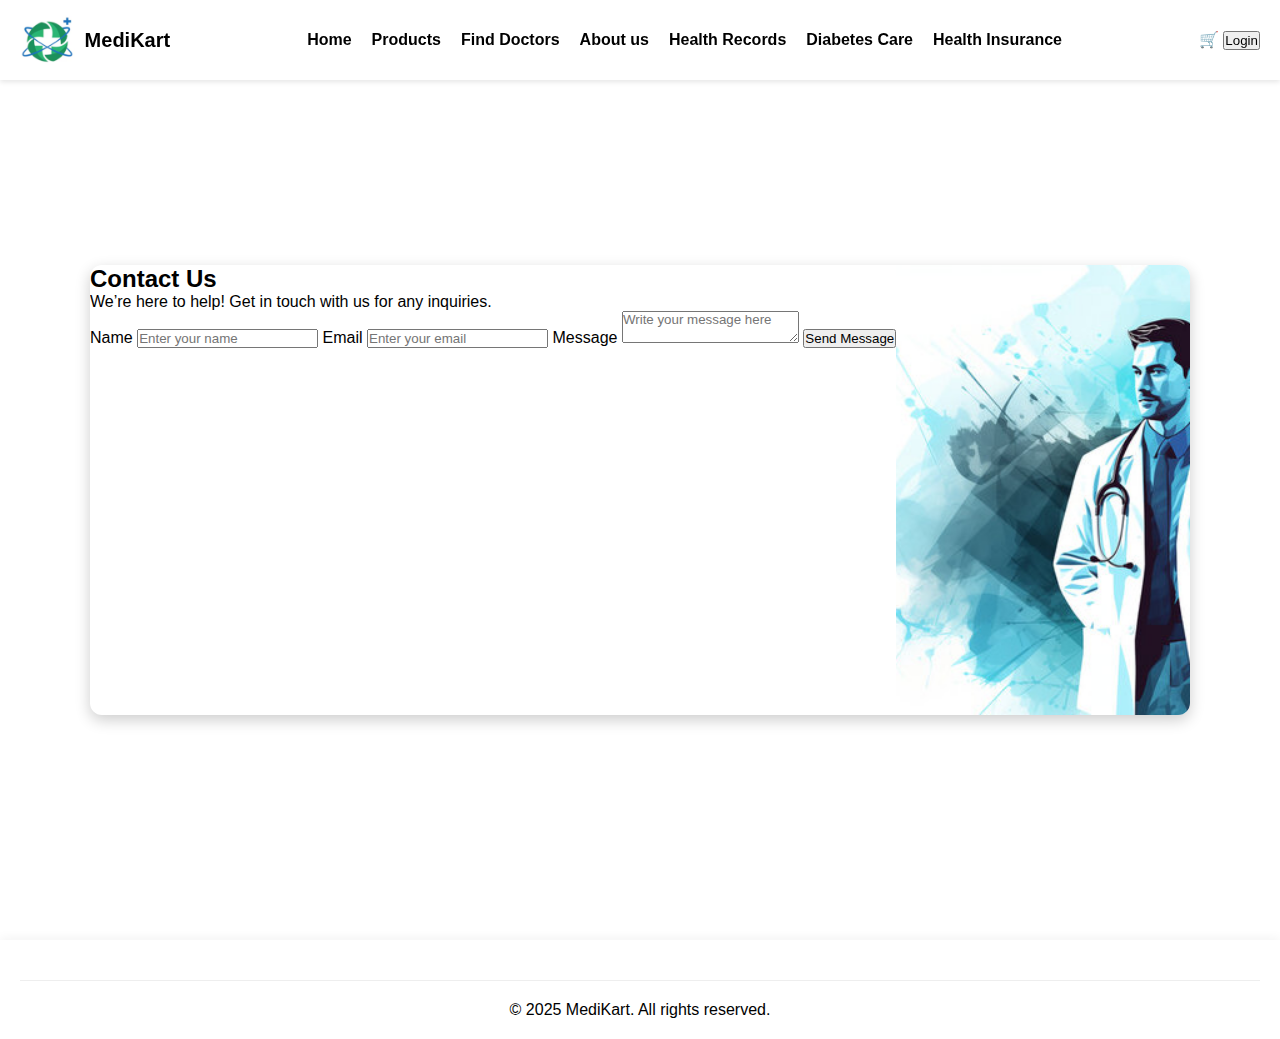
<file: pro_sample.html>
<!DOCTYPE html>
<html lang="en">
<head>
    <meta charset="UTF-8">
    <meta name="viewport" content="width=device-width, initial-scale=1.0">
    <title>About Us - MediKart</title>
    <link rel="stylesheet" href="contactus.css">
    <script>
        
    </script>
</head>
<body>

    <header>
        
        <div class="logo">
            <img src="images/logo (2).png" alt="Pharmacy Logo">
            <p>MediKart</p>
        </div>
    <nav>
        <ul>
            <li><a href="index.html">Home</a></li>
            <li><a href="products.html">Products</a></li>
            <li><a href="doctors.html">Find Doctors</a></li>
            <li><a href="aboutus.html">About us</a></li>
            <li><a href="#">Health Records</a></li>
            <li><a href="#">Diabetes Care</a></li>
            <li><a href="#">Health Insurance</a></li>
        </ul>
    </nav>
    <div class="login-cart">
        <a href="cart.html" style="text-decoration:none;">
        <span class="cart-icon">🛒</span>
        </a>
        <button onclick="openModal('loginModal')">Login</button>
    </div>
</header>


<section class="contact-wrapper">
    <div class="contact-container">
        <!-- Left Section: Contact Form -->
        <div class="contact-form-section">
            <div class="contact-form">
                <h2>Contact Us</h2>
                <p>We’re here to help! Get in touch with us for any inquiries.</p>
                <form id="contact-form">
                    <label for="name">Name</label>
                    <input type="text" id="name" placeholder="Enter your name" required>

                    <label for="email">Email</label>
                    <input type="email" id="email" placeholder="Enter your email" required>

                    <label for="message">Message</label>
                    <textarea id="message" placeholder="Write your message here" required></textarea>

                    <button type="submit">Send Message</button>
                </form>
                <p id="form-response"></p>
            </div>
        </div>

        <!-- Right Section: Background Image -->
        <div class="contact-image-section">
            <!-- Image applied through CSS -->
        </div>
    </div>
</section>
        
      

    <footer class="fade-in">
        <p style="text-align:center" class="footer-bottom">© 2025 MediKart. All rights reserved.</p>
    </footer>

    <script src="aboutus.js"></script>
</body>
<script>
    function toggleFeature(element) {
    // Toggle the 'active' class on the clicked feature card
    element.classList.toggle("active");
}

</script>

</html>
</file>
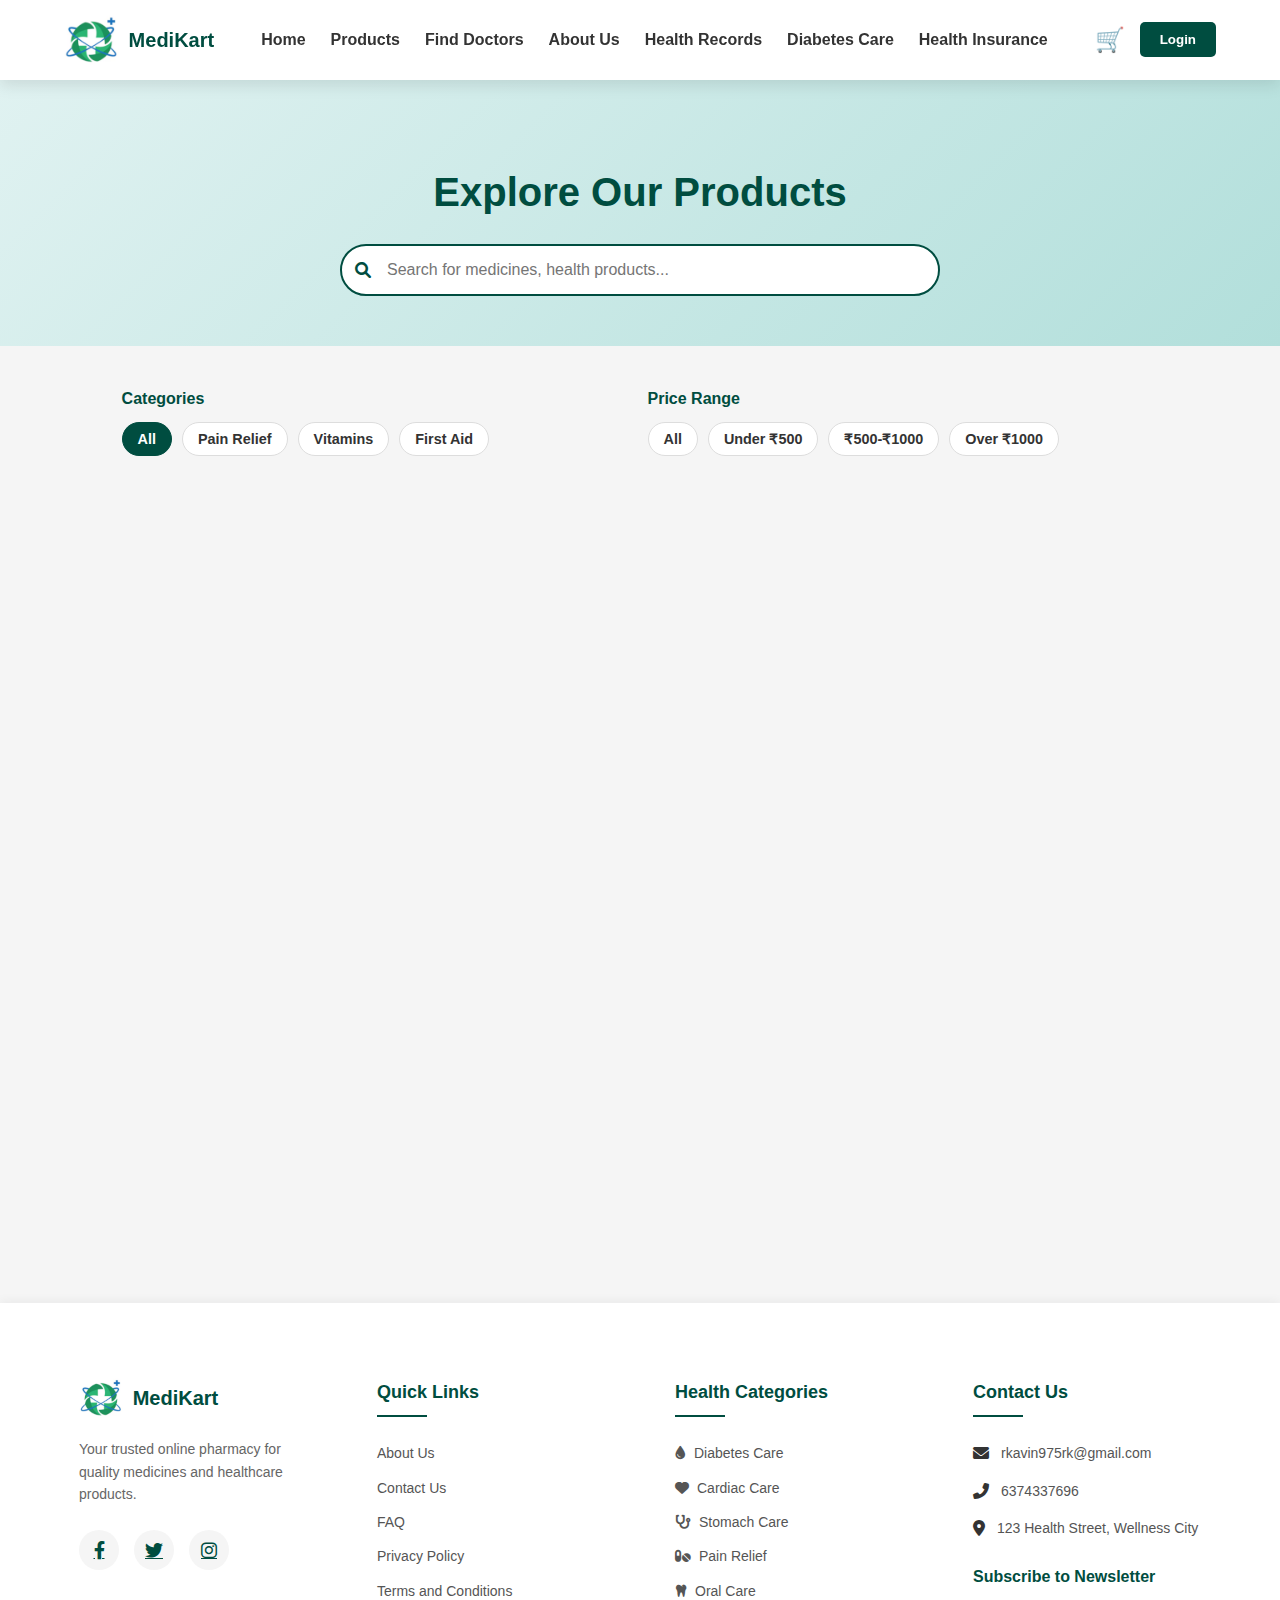
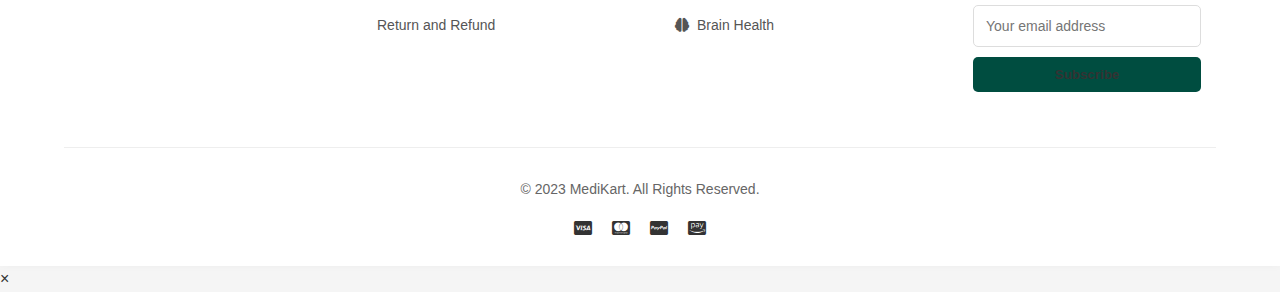
<file: products.html>
<!DOCTYPE html>
<html lang="en">
<head>
    <meta charset="UTF-8">
    <meta name="viewport" content="width=device-width, initial-scale=1.0">
    <title>Products - MediKart</title>
    <link rel="stylesheet" href="https://cdnjs.cloudflare.com/ajax/libs/animate.css/4.1.1/animate.min.css">
    <link rel="stylesheet" href="https://cdnjs.cloudflare.com/ajax/libs/font-awesome/6.0.0/css/all.min.css">
    <link rel="stylesheet" href="products.css">
</head>
<body>
    <header>
        <div class="logo">
            <a href="index.html">
                <img src="images/logo (2).png" alt="Pharmacy Logo">
                <p>MediKart</p>
            </a>
        </div>

        <div class="menu-icon" id="menuToggle">☰</div>

        <nav>
            <ul id="navMenu">
                <li><a href="index.html">Home</a></li>
                <li><a href="products.html" class="active">Products</a></li>
                <li><a href="doctors.html">Find Doctors</a></li>
                <li><a href="aboutus.html">About Us</a></li>
                <li><a href="#">Health Records</a></li>
                <li><a href="#">Diabetes Care</a></li>
                <li><a href="#">Health Insurance</a></li>
            </ul>
        </nav>

        <div class="login-cart">
            <a href="cart.html" style="text-decoration:none;">
                <span class="cart-icon">🛒<span class="cart-count">0</span></span>
            </a>
            <button  style="color:white"; onclick="openModal('loginModal')">Login</button>
        </div>
    </header>

    <section class="hero">
        <h1 class="animate__animated animate__fadeInDown">Explore Our Products</h1>
        <div class="search-container animate__animated animate__fadeInUp">
            <i class="fas fa-search search-icon"></i>
            <input type="text" class="search-box" id="searchBox" placeholder="Search for medicines, health products..." onkeyup="filterProducts()">
        </div>
    </section>

    <div class="products-container">
        <!-- Filter Section -->
        <div class="filter-section">
            <div class="filter-group">
                <h3>Categories</h3>
                <div class="filter-options">
                    <button class="filter-btn active" data-category="all">All</button>
                    <button class="filter-btn" data-category="pain-relief">Pain Relief</button>
                    <button class="filter-btn" data-category="vitamins">Vitamins</button>
                    <button class="filter-btn" data-category="first-aid">First Aid</button>
                </div>
            </div>
            <div class="filter-group">
                <h3>Price Range</h3>
                <div class="filter-options">
                    <button class="filter-btn" data-price="all">All</button>
                    <button class="filter-btn" data-price="under500">Under ₹500</button>
                    <button class="filter-btn" data-price="500-1000">₹500-₹1000</button>
                    <button class="filter-btn" data-price="over1000">Over ₹1000</button>
                </div>
            </div>
        </div>

        <!-- Products Grid -->
        <div class="products-grid" id="productsContainer">
            <!-- Product 1 -->
            <div class="product-card" data-name="Paracetamol" data-category="pain-relief" data-price="249">
                <div class="product-image">
                    <img src="images/p650.jpeg" alt="Paracetamol">
                    <span class="product-badge">-15%</span>
                </div>
                <div class="product-info">
                    <h3 class="product-title">Paracetamol 500mg</h3>
                    <div class="product-price">
                        <span class="current-price">₹249</span>
                        <span class="original-price">₹299</span>
                        <span class="discount">15% OFF</span>
                    </div>
                    <div class="product-actions">
                        <button class="add-to-cart" onclick="addToCart(this)">
                            <i class="fas fa-shopping-cart"></i> Add to Cart
                        </button>
                        <button class="wishlist-btn" onclick="toggleWishlist(this)">
                            <i class="far fa-heart"></i>
                        </button>
                    </div>
                </div>
            </div>

            <!-- Product 2 -->
            <div class="product-card" data-name="Ibuprofen" data-category="pain-relief" data-price="349">
                <div class="product-image">
                    <img src="images/ibuprofen.jpeg" alt="Ibuprofen">
                </div>
                <div class="product-info">
                    <h3 class="product-title">Ibuprofen 200mg</h3>
                    <div class="product-price">
                        <span class="current-price">₹349</span>
                    </div>
                    <div class="product-actions">
                        <button class="add-to-cart" onclick="addToCart(this)">
                            <i class="fas fa-shopping-cart"></i> Add to Cart
                        </button>
                        <button class="wishlist-btn" onclick="toggleWishlist(this)">
                            <i class="far fa-heart"></i>
                        </button>
                    </div>
                </div>
            </div>

            <!-- Product 3 -->
            <div class="product-card" data-name="Vitamin C" data-category="vitamins" data-price="599">
                <div class="product-image">
                    <img src="images/garnier vitamin C.webp" alt="Vitamin C">
                    <span class="product-badge">BESTSELLER</span>
                </div>
                <div class="product-info">
                    <h3 class="product-title">Vitamin C 1000mg</h3>
                    <div class="product-price">
                        <span class="current-price">₹599</span>
                    </div>
                    <div class="product-actions">
                        <button class="add-to-cart" onclick="addToCart(this)">
                            <i class="fas fa-shopping-cart"></i> Add to Cart
                        </button>
                        <button class="wishlist-btn" onclick="toggleWishlist(this)">
                            <i class="far fa-heart"></i>
                        </button>
                    </div>
                </div>
            </div>

            <!-- Product 4 -->
            <div class="product-card" data-name="Aspirin" data-category="pain-relief" data-price="199">
                <div class="product-image">
                    <img src="images/aspirin.jpeg" alt="Aspirin">
                </div>
                <div class="product-info">
                    <h3 class="product-title">Aspirin 81mg</h3>
                    <div class="product-price">
                        <span class="current-price">₹199</span>
                    </div>
                    <div class="product-actions">
                        <button class="add-to-cart" onclick="addToCart(this)">
                            <i class="fas fa-shopping-cart"></i> Add to Cart
                        </button>
                        <button class="wishlist-btn" onclick="toggleWishlist(this)">
                            <i class="far fa-heart"></i>
                        </button>
                    </div>
                </div>
            </div>

            <!-- Product 5 -->
            <div class="product-card" data-name="Hand Sanitizer" data-category="first-aid" data-price="399">
                <div class="product-image">
                    <img src="images/hand.jpeg" alt="Hand Sanitizer">
                    <span class="product-badge">NEW</span>
                </div>
                <div class="product-info">
                    <h3 class="product-title">Hand Sanitizer 500ml</h3>
                    <div class="product-price">
                        <span class="current-price">₹399</span>
                    </div>
                    <div class="product-actions">
                        <button class="add-to-cart" onclick="addToCart(this)">
                            <i class="fas fa-shopping-cart"></i> Add to Cart
                        </button>
                        <button class="wishlist-btn" onclick="toggleWishlist(this)">
                            <i class="far fa-heart"></i>
                        </button>
                    </div>
                </div>
            </div>

            <!-- Product 6 -->
            <div class="product-card" data-name="Multivitamin" data-category="vitamins" data-price="899">
                <div class="product-image">
                    <img src="images/cough syrup.jpeg" alt="Multivitamin">
                    <span class="product-badge">-20%</span>
                </div>
                <div class="product-info">
                    <h3 class="product-title">Daily Multivitamin</h3>
                    <div class="product-price">
                        <span class="current-price">₹899</span>
                        <span class="original-price">₹1,099</span>
                        <span class="discount">20% OFF</span>
                    </div>
                    <div class="product-actions">
                        <button class="add-to-cart" onclick="addToCart(this)">
                            <i class="fas fa-shopping-cart"></i> Add to Cart
                        </button>
                        <button class="wishlist-btn" onclick="toggleWishlist(this)">
                            <i class="far fa-heart"></i>
                        </button>
                    </div>
                </div>
            </div>

            <!-- Product 7 -->
            <div class="product-card" data-name="Bandages" data-category="first-aid" data-price="299">
                <div class="product-image">
                    <img src="images/bandages.jpeg" alt="Bandages">
                </div>
                <div class="product-info">
                    <h3 class="product-title">Adhesive Bandages</h3>
                    <div class="product-price">
                        <span class="current-price">₹299</span>
                    </div>
                    <div class="product-actions">
                        <button class="add-to-cart" onclick="addToCart(this)">
                            <i class="fas fa-shopping-cart"></i> Add to Cart
                        </button>
                        <button class="wishlist-btn" onclick="toggleWishlist(this)">
                            <i class="far fa-heart"></i>
                        </button>
                    </div>
                </div>
            </div>

            <!-- Product 8 -->
            <div class="product-card" data-name="Vitamin D" data-category="vitamins" data-price="499">
                <div class="product-image">
                    <img src="images/antacid.jpeg" alt="Vitamin D">
                </div>
                <div class="product-info">
                    <h3 class="product-title">Vitamin D3 2000IU</h3>
                    <div class="product-price">
                        <span class="current-price">₹499</span>
                    </div>
                    <div class="product-actions">
                        <button class="add-to-cart" onclick="addToCart(this)">
                            <i class="fas fa-shopping-cart"></i> Add to Cart
                        </button>
                        <button class="wishlist-btn" onclick="toggleWishlist(this)">
                            <i class="far fa-heart"></i>
                        </button>
                    </div>
                </div>
            </div>
        </div>
    </div>

    <footer>
        <div class="footer-container">
            <div class="footer-grid">
                <!-- Company Info -->
                <div class="footer-column">
                    <div class="footer-logo">
                        <img src="images/logo (2).png" alt="MediKart Logo">
                        <p>MediKart</p>
                    </div>
                    <p class="footer-description">Your trusted online pharmacy for quality medicines and healthcare products.</p>
                    <div class="footer-social">
                        <a href="#" aria-label="Facebook"><i class="fab fa-facebook-f"></i></a>
                        <a href="#" aria-label="Twitter"><i class="fab fa-twitter"></i></a>
                        <a href="#" aria-label="Instagram"><i class="fab fa-instagram"></i></a>
                    </div>
                </div>

                <!-- Quick Links -->
                <div class="footer-column">
                    <h3>Quick Links</h3>
                    <ul class="footer-links">
                        <li><a href="aboutus.html">About Us</a></li>
                        <li><a href="contactus.html">Contact Us</a></li>
                        <li><a href="faq.html">FAQ</a></li>
                        <li><a href="privacypolicy.html">Privacy Policy</a></li>
                        <li><a href="terms.html">Terms and Conditions</a></li>
                        <li><a href="return.html">Return and Refund</a></li>
                    </ul>
                </div>

                <!-- Health Categories -->
                <div class="footer-column">
                    <h3>Health Categories</h3>
                    <ul class="footer-links">
                        <li><a href="#"><i class="fas fa-tint"></i> Diabetes Care</a></li>
                        <li><a href="#"><i class="fas fa-heart"></i> Cardiac Care</a></li>
                        <li><a href="#"><i class="fas fa-stethoscope"></i> Stomach Care</a></li>
                        <li><a href="#"><i class="fas fa-pills"></i> Pain Relief</a></li>
                        <li><a href="#"><i class="fas fa-tooth"></i> Oral Care</a></li>
                        <li><a href="#"><i class="fas fa-brain"></i> Brain Health</a></li>
                    </ul>
                </div>

                <!-- Contact Info -->
                <div class="footer-column">
                    <h3>Contact Us</h3>
                    <div class="contact-info">
                        <div class="contact-item">
                            <i class="fas fa-envelope"></i>
                            <a href="mailto:rkavin975rk@gmail.com">rkavin975rk@gmail.com</a>
                        </div>
                        <div class="contact-item">
                            <i class="fas fa-phone-alt"></i>
                            <a href="tel:+916374337696">6374337696</a>
                        </div>
                        <div class="contact-item">
                            <i class="fas fa-map-marker-alt"></i>
                            <p>123 Health Street, Wellness City</p>
                        </div>
                    </div>
                    <div class="newsletter">
                        <h4>Subscribe to Newsletter</h4>
                        <input type="email" placeholder="Your email address">
                        <button>Subscribe</button>
                    </div>
                </div>
            </div>

            <div class="footer-bottom">
                <p>© 2023 MediKart. All Rights Reserved.</p>
                <div class="payment-methods">
                    <i class="fab fa-cc-visa"></i>
                    <i class="fab fa-cc-mastercard"></i>
                    <i class="fab fa-cc-paypal"></i>
                    <i class="fab fa-cc-amazon-pay"></i>
                </div>
            </div>
        </div>
    </footer>
    
    <!-- Product Quick View Modal -->
    <div id="quickViewModal" class="modal">
        <div class="modal-content">
            <span class="close" onclick="closeModal('quickViewModal')">&times;</span>
            <div class="quick-view-content" id="quickViewContent">
                <!-- Content will be loaded dynamically -->
            </div>
        </div>
    </div>
    
    <script>
        // ====== DOM Elements ======
const menuToggle = document.getElementById('menuToggle');
const navMenu = document.getElementById('navMenu');
const searchBox = document.getElementById('searchBox');
const productsContainer = document.getElementById('productsContainer');
const filterButtons = document.querySelectorAll('.filter-btn');
const cartCount = document.querySelector('.cart-count');

// ====== Global Variables ======
let cartItems = JSON.parse(localStorage.getItem('cartItems')) || [];
let wishlistItems = JSON.parse(localStorage.getItem('wishlistItems')) || [];

// ====== Initialize Page ======
document.addEventListener('DOMContentLoaded', function() {
    updateCartCount();
    initializeWishlist();
    setupEventListeners();
    animateElements();
});

// ====== Mobile Menu Toggle ======
function setupEventListeners() {
    menuToggle.addEventListener('click', function() {
        navMenu.classList.toggle('active');
        this.classList.toggle('active');
        this.innerHTML = navMenu.classList.contains('active') ? '✕' : '☰';
    });
    
    // Close mobile menu when clicking on a link
    document.querySelectorAll('#navMenu a').forEach(link => {
        link.addEventListener('click', function() {
            if (window.innerWidth <= 768) {
                navMenu.classList.remove('active');
                menuToggle.innerHTML = '☰';
            }
        });
    });
    
    // Filter products by category
    filterButtons.forEach(button => {
        button.addEventListener('click', function() {
            filterButtons.forEach(btn => btn.classList.remove('active'));
            this.classList.add('active');
            
            const category = this.dataset.category;
            const priceRange = this.dataset.price;
            
            filterProducts(category, priceRange);
        });
    });
    
    // Initialize modals
    initModals();
}

// ====== Product Filtering ======
function filterProducts(category = 'all', priceRange = 'all') {
    const products = document.querySelectorAll('.product-card');
    const searchTerm = searchBox.value.toLowerCase();
    
    products.forEach(product => {
        const productName = product.dataset.name.toLowerCase();
        const productCategory = product.dataset.category;
        const productPrice = parseFloat(product.dataset.price);
        
        // Check search term
        const matchesSearch = productName.includes(searchTerm);
        
        // Check category
        const matchesCategory = category === 'all' || productCategory === category;
        
        // Check price range
        let matchesPrice = true;
        if (priceRange === 'under500') {
            matchesPrice = productPrice < 500;
        } else if (priceRange === '500-1000') {
            matchesPrice = productPrice >= 500 && productPrice <= 1000;
        } else if (priceRange === 'over1000') {
            matchesPrice = productPrice > 1000;
        }
        
        // Show/hide based on filters
        if (matchesSearch && matchesCategory && matchesPrice) {
            product.style.display = 'block';
            product.classList.add('animate__animated', 'animate__fadeIn');
        } else {
            product.style.display = 'none';
            product.classList.remove('animate__animated', 'animate__fadeIn');
        }
    });
}

// Real-time search filtering
searchBox.addEventListener('input', function() {
    filterProducts();
});

// ====== Shopping Cart Functionality ======
function addToCart(button) {
    const productCard = button.closest('.product-card');
    const productId = productCard.dataset.name;
    const productName = productCard.querySelector('.product-title').textContent;
    const productPrice = parseFloat(productCard.dataset.price);
    const productImage = productCard.querySelector('img').src;
    
    // Check if item already in cart
    const existingItem = cartItems.find(item => item.id === productId);
    
    if (existingItem) {
        existingItem.quantity += 1;
    } else {
        cartItems.push({
            id: productId,
            name: productName,
            price: productPrice,
            image: productImage,
            quantity: 1
        });
    }
    
    // Update localStorage and UI
    localStorage.setItem('cartItems', JSON.stringify(cartItems));
    updateCartCount();
    
    // Show added animation
    button.innerHTML = '<i class="fas fa-check"></i> Added';
    button.style.backgroundColor = '#2ecc71';
    
    setTimeout(() => {
        button.innerHTML = '<i class="fas fa-shopping-cart"></i> Add to Cart';
        button.style.backgroundColor = '';
    }, 1500);
    
    // Pulse cart icon
    const cartIcon = document.querySelector('.cart-icon');
    cartIcon.classList.add('animate__animated', 'animate__pulse');
    setTimeout(() => {
        cartIcon.classList.remove('animate__animated', 'animate__pulse');
    }, 1000);
}

function updateCartCount() {
    const count = cartItems.reduce((total, item) => total + item.quantity, 0);
    cartCount.textContent = count;
    cartCount.style.display = count > 0 ? 'flex' : 'none';
}

// ====== Wishlist Functionality ======
function initializeWishlist() {
    document.querySelectorAll('.product-card').forEach(card => {
        const productId = card.dataset.name;
        const wishlistBtn = card.querySelector('.wishlist-btn');
        
        if (wishlistItems.includes(productId)) {
            wishlistBtn.innerHTML = '<i class="fas fa-heart"></i>';
            wishlistBtn.style.color = '#ff6b6b';
        }
    });
}

function toggleWishlist(button) {
    const productCard = button.closest('.product-card');
    const productId = productCard.dataset.name;
    
    if (wishlistItems.includes(productId)) {
        // Remove from wishlist
        wishlistItems = wishlistItems.filter(id => id !== productId);
        button.innerHTML = '<i class="far fa-heart"></i>';
        button.style.color = '';
    } else {
        // Add to wishlist
        wishlistItems.push(productId);
        button.innerHTML = '<i class="fas fa-heart"></i>';
        button.style.color = '#ff6b6b';
        
        // Heart animation
        button.classList.add('animate__animated', 'animate__pulse');
        setTimeout(() => {
            button.classList.remove('animate__animated', 'animate__pulse');
        }, 1000);
    }
    
    localStorage.setItem('wishlistItems', JSON.stringify(wishlistItems));
}

// ====== Modal Functions ======
function initModals() {
    // Quick view modal for products
    document.querySelectorAll('.product-card').forEach(card => {
        card.addEventListener('click', function(e) {
            // Don't open if clicking on buttons
            if (!e.target.closest('.add-to-cart') && !e.target.closest('.wishlist-btn')) {
                openQuickView(this);
            }
        });
    });
    
    // Login/Register form handling
    document.getElementById('loginForm')?.addEventListener('submit', function(e) {
        e.preventDefault();
        handleLogin();
    });
    
    document.getElementById('registerForm')?.addEventListener('submit', function(e) {
        e.preventDefault();
        handleRegistration();
    });
}

function openQuickView(productCard) {
    const productId = productCard.dataset.name;
    const productName = productCard.querySelector('.product-title').textContent;
    const productPrice = productCard.querySelector('.current-price').textContent;
    const productImage = productCard.querySelector('img').src;
    const productDesc = "This is a detailed description of the product that would normally come from your database or API.";
    
    const quickViewHTML = `
        <div class="quick-view-grid">
            <div class="quick-view-image">
                <img src="${productImage}" alt="${productName}">
            </div>
            <div class="quick-view-info">
                <h3>${productName}</h3>
                <div class="price">${productPrice}</div>
                <p class="description">${productDesc}</p>
                <div class="quick-view-actions">
                    <button class="add-to-cart" onclick="addToCart(this.parentElement.parentElement.parentElement.querySelector('.add-to-cart'))">
                        <i class="fas fa-shopping-cart"></i> Add to Cart
                    </button>
                    <button class="wishlist-btn" onclick="toggleWishlist(this.parentElement.parentElement.parentElement.querySelector('.wishlist-btn'))">
                        <i class="${wishlistItems.includes(productId) ? 'fas' : 'far'} fa-heart"></i>
                    </button>
                </div>
            </div>
        </div>
    `;
    
    document.getElementById('quickViewContent').innerHTML = quickViewHTML;
    openModal('quickViewModal');
}

function openModal(modalId) {
    const modal = document.getElementById(modalId);
    modal.style.display = 'flex';
    setTimeout(() => {
        modal.style.opacity = '1';
        modal.querySelector('.modal-content').classList.add('animate__animated', 'animate__fadeInUp');
    }, 10);
    
    // Disable body scrolling
    document.body.style.overflow = 'hidden';
}

function closeModal(modalId) {
    const modal = document.getElementById(modalId);
    modal.querySelector('.modal-content').classList.add('animate__animated', 'animate__fadeOutDown');
    
    setTimeout(() => {
        modal.style.opacity = '0';
        setTimeout(() => {
            modal.style.display = 'none';
            modal.querySelector('.modal-content').classList.remove('animate__animated', 'animate__fadeOutDown');
        }, 300);
        
        // Re-enable body scrolling
        document.body.style.overflow = 'auto';
    }, 10);
}

function switchModal(fromId, toId) {
    closeModal(fromId);
    setTimeout(() => openModal(toId), 300);
}

function handleLogin() {
    const email = document.getElementById('loginEmail').value;
    const password = document.getElementById('loginPassword').value;
    
    // Simple validation
    if (!email || !password) {
        alert('Please fill in all fields');
        return;
    }
    
    // Simulate API call
    setTimeout(() => {
        alert('Login successful!');
        closeModal('loginModal');
    }, 1000);
}

function handleRegistration() {
    const name = document.getElementById('registerName').value;
    const email = document.getElementById('registerEmail').value;
    const phone = document.getElementById('registerPhone').value;
    const password = document.getElementById('registerPassword').value;
    
    // Simple validation
    if (!name || !email || !phone || !password) {
        alert('Please fill in all fields');
        return;
    }
    
    // Simulate API call
    setTimeout(() => {
        alert('Registration successful! Please login.');
        switchModal('registerModal', 'loginModal');
    }, 1000);
}

// ====== Animations ======
function animateElements() {
    // Animate elements when they come into view
    const animateOnScroll = () => {
        const elements = document.querySelectorAll('.product-card, .footer-column');
        
        elements.forEach(element => {
            const elementPosition = element.getBoundingClientRect().top;
            const screenPosition = window.innerHeight / 1.2;
            
            if (elementPosition < screenPosition) {
                element.classList.add('animate__animated', 'animate__fadeInUp');
            }
        });
    };
    
    window.addEventListener('scroll', animateOnScroll);
    animateOnScroll(); // Run once on load
}

// ====== Responsive Adjustments ======
function handleResponsiveAdjustments() {
    const contactImageSection = document.querySelector('.contact-image-section');
    
    if (window.innerWidth <= 768) {
        if (contactImageSection) contactImageSection.style.display = 'none';
    } else {
        if (contactImageSection) contactImageSection.style.display = 'block';
    }
}

window.addEventListener('resize', handleResponsiveAdjustments);
handleResponsiveAdjustments(); // Run once on load
    </script>
</body>
</html>
</file>
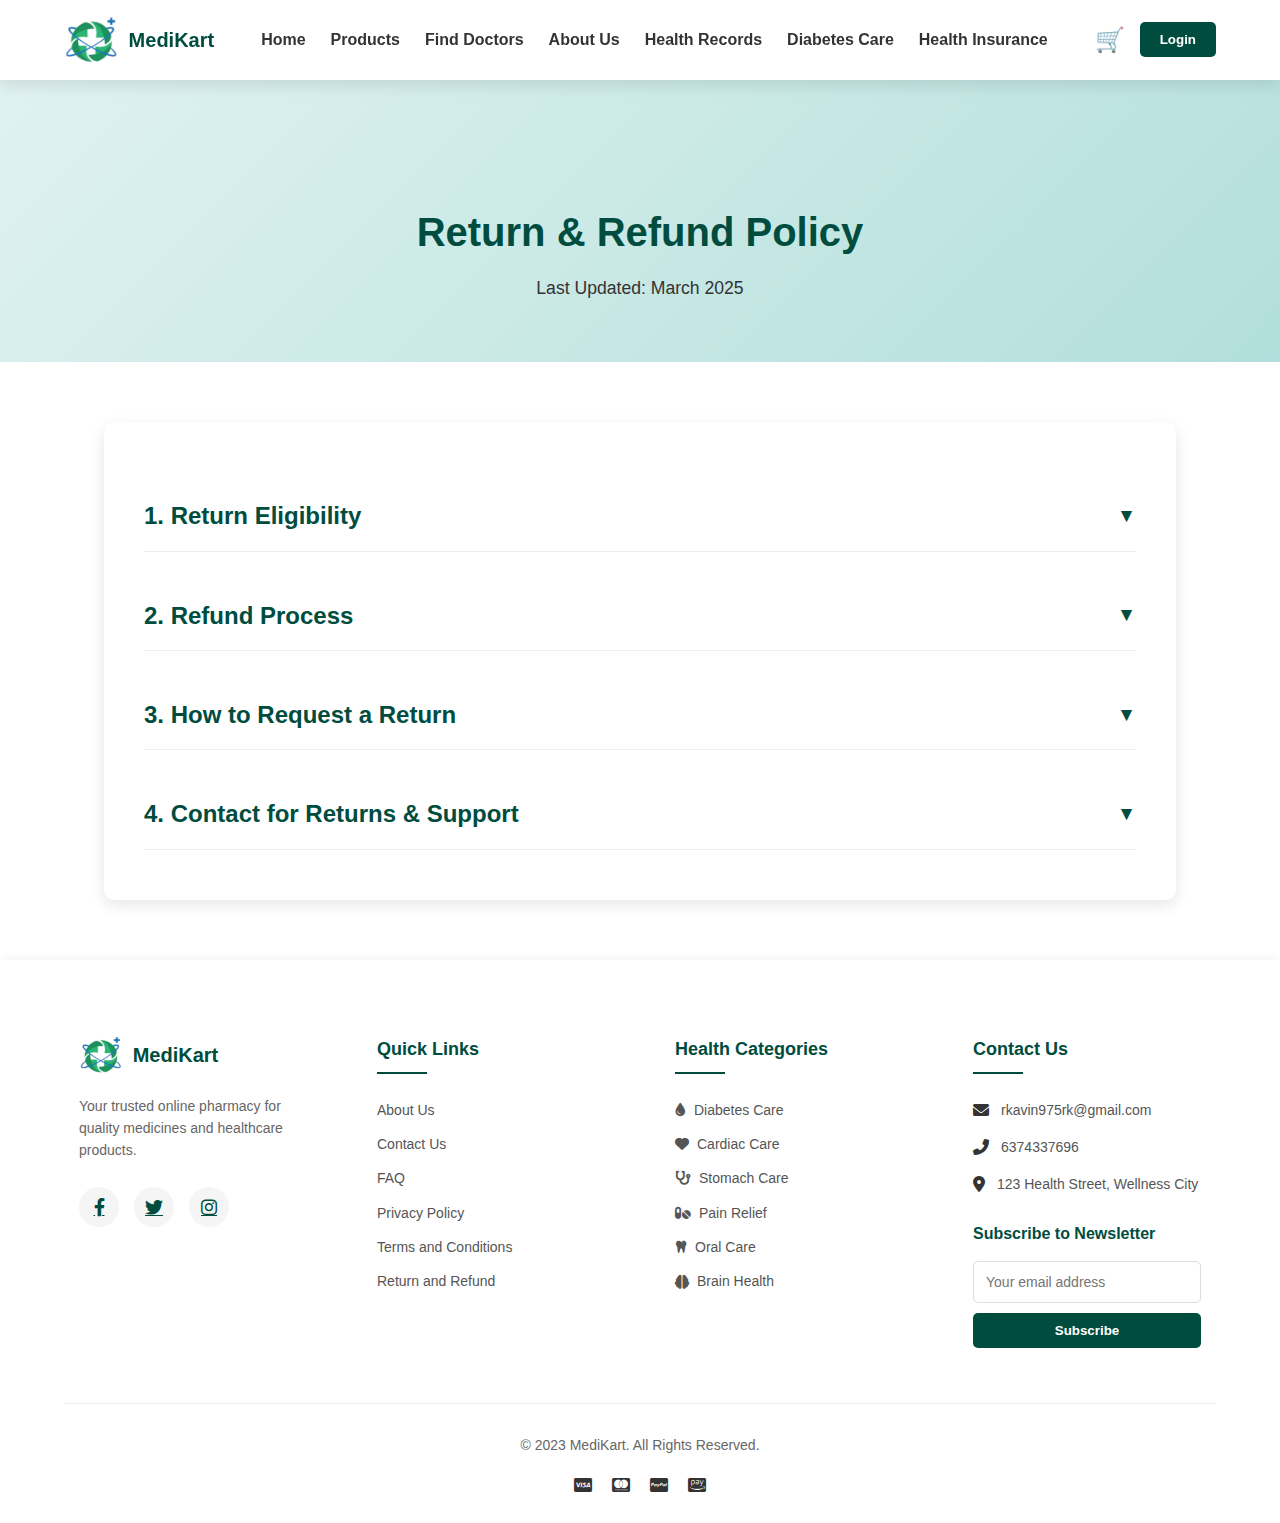
<file: return.html>
<!DOCTYPE html>
<html lang="en">
<head>
    <meta charset="UTF-8">
    <meta name="viewport" content="width=device-width, initial-scale=1.0">
    <title>Return & Refund Policy - MediKart</title>
    <link rel="stylesheet" href="https://cdnjs.cloudflare.com/ajax/libs/animate.css/4.1.1/animate.min.css">
    <link rel="stylesheet" href="https://cdnjs.cloudflare.com/ajax/libs/font-awesome/6.0.0/css/all.min.css">
    <style>
        /* Base Styles */
       
:root {
    --primary-color: #004d40;
    --primary-dark: #002f24;
    --primary-light: #006d5b;
    --text-color: #333;
    --light-gray: #f5f5f5;
    --white: #ffffff; 
    --shadow: 0 5px 15px rgba(0, 0, 0, 0.1);
    --transition: all 0.3s ease-in-out;
}

* {
    margin: 0;
    padding: 0;
    box-sizing: border-box;
    font-family: 'Segoe UI', Tahoma, Geneva, Verdana, sans-serif;
}

body {
    line-height: 1.6;
    color: var(--text-color);
    background: var(--white);
    overflow-x: hidden;
}

/* ====== Header Styles ====== */
header {
    display: flex;
    justify-content: space-between;
    align-items: center;
    background: var(--white);
    padding: 15px 5%;
    box-shadow: var(--shadow);
    position: fixed;
    width: 100%;
    top: 0;
    z-index: 1000;
    transition: var(--transition);
}

.logo {
    display: flex;
    align-items: center;
    gap: 10px;
}

.logo img {
    height: 50px;
    transition: var(--transition);
}

.logo p {
    font-size: 20px;
    font-weight: bold;
    color: var(--primary-color);
    transition: var(--transition);
}

/* Navigation */
nav ul {
    list-style: none;
    display: flex;
    gap: 25px;
}

nav ul li {
    position: relative;
}

nav ul li a {
    text-decoration: none;
    color: var(--text-color);
    font-weight: 600;
    transition: var(--transition);
    padding: 5px 0;
    position: relative;
}

nav ul li a::after {
    content: '';
    position: absolute;
    width: 0;
    height: 2px;
    background: var(--primary-color);
    bottom: 0;
    left: 0;
    transition: var(--transition);
}

nav ul li a:hover::after {
    width: 100%;
}

nav ul li a:hover {
    color: var(--primary-color);
}

/* Mobile Menu */
.menu-icon {
    display: none;
    font-size: 28px;
    cursor: pointer;
    color: var(--primary-color);
    transition: var(--transition);
    z-index: 1001;
}

.menu-icon:hover {
    transform: scale(1.1);
}

/* Login/Cart */
.login-cart {
    display: flex;
    gap: 15px;
    align-items: center;
}

.cart-icon {
    font-size: 24px;
    color: var(--primary-color);
    cursor: pointer;
    transition: var(--transition);
    position: relative;
}

.cart-icon:hover {
    transform: scale(1.1);
}

button {
    background-color: var(--primary-color);
    color: var(--white);
    border: none;
    padding: 10px 20px;
    border-radius: 5px;
    cursor: pointer;
    font-weight: 600;
    transition: var(--transition);
}

button:hover {
    background-color: var(--primary-dark);
    transform: translateY(-2px);
    box-shadow: 0 4px 8px rgba(0, 0, 0, 0.1);
}

        /* Policy Banner */
        .policy-banner {
            background: linear-gradient(135deg, #e0f2f1, #b2dfdb);
            padding: 120px 5% 60px;
            text-align: center;
            margin-top: 80px;
        }

        .policy-banner h1 {
            font-size: 2.5rem;
            color: var(--primary-color);
            margin-bottom: 10px;
            animation: fadeInDown 1s ease;
        }

        .policy-banner p {
            font-size: 1.1rem;
            color: var(--text-color);
            animation: fadeIn 1.5s ease;
        }

        /* Policy Content */
        .policy-wrapper {
            padding: 60px 5%;
            max-width: 1200px;
            margin: 0 auto;
        }

        .policy-container {
            background: var(--white);
            border-radius: 10px;
            box-shadow: var(--shadow);
            padding: 40px;
            animation: fadeIn 1s ease;
        }

        .policy-container h2 {
            color: var(--primary-color);
            padding: 15px 0;
            margin: 20px 0 10px;
            cursor: pointer;
            border-bottom: 1px solid #eee;
            display: flex;
            justify-content: space-between;
            align-items: center;
            transition: var(--transition);
        }

        .policy-container h2:hover {
            color: var(--primary-dark);
        }

        .policy-container .content {
            padding: 0 20px;
            max-height: 0;
            overflow: hidden;
            transition: max-height 0.3s ease;
        }

        .policy-container .content.show {
            max-height: 1000px;
            padding: 20px;
        }

        .policy-container p, .policy-container li {
            margin-bottom: 15px;
            line-height: 1.7;
        }

        .policy-container ul {
            padding-left: 20px;
            margin-bottom: 20px;
        }

        .policy-container li {
            margin-bottom: 10px;
        }

        .policy-container a {
            color: var(--primary-color);
            text-decoration: none;
            transition: var(--transition);
        }

        .policy-container a:hover {
            text-decoration: underline;
        }

        .arrow {
            font-size: 0.8em;
            transition: var(--transition);
        }

        /* Footer Styles */
        footer {
            background: var(--white);
            padding: 60px 5% 30px;
            box-shadow: 0 -2px 10px rgba(0, 0, 0, 0.05);
        }

        .footer-container {
            max-width: 1200px;
            margin: 0 auto;
        }

        .footer-grid {
            display: grid;
            grid-template-columns: repeat(auto-fit, minmax(250px, 1fr));
            gap: 40px;
            margin-bottom: 40px;
        }

        .footer-column {
            padding: 15px;
        }

        .footer-logo {
            display: flex;
            align-items: center;
            gap: 10px;
            margin-bottom: 20px;
        }

        .footer-logo img {
            height: 40px;
        }

        .footer-logo p {
            font-size: 20px;
            font-weight: bold;
            color: var(--primary-color);
        }

        .footer-description {
            color: #666;
            line-height: 1.6;
            margin-bottom: 25px;
            font-size: 14px;
        }

        .footer-column h3 {
            color: var(--primary-color);
            margin-bottom: 25px;
            font-size: 18px;
            position: relative;
            padding-bottom: 10px;
        }

        .footer-column h3::after {
            content: '';
            position: absolute;
            left: 0;
            bottom: 0;
            width: 50px;
            height: 2px;
            background: var(--primary-color);
        }

        .footer-links {
            list-style: none;
        }

        .footer-links li {
            margin-bottom: 12px;
        }

        .footer-links a {
            text-decoration: none;
            color: #555;
            font-size: 14px;
            display: flex;
            align-items: center;
            gap: 8px;
            transition: var(--transition);
        }

        .footer-links a:hover {
            color: var(--primary-color);
        }

        .contact-info {
            margin-bottom: 25px;
        }

        .contact-item {
            display: flex;
            align-items: center;
            gap: 12px;
            margin-bottom: 15px;
        }

        .contact-item span {
            font-size: 18px;
            color: var(--primary-color);
        }

        .contact-item a, .contact-item p {
            color: #555;
            text-decoration: none;
            font-size: 14px;
            margin: 0;
        }

        .contact-item a:hover {
            color: var(--primary-color);
            text-decoration: underline;
        }

        .newsletter {
            margin-top: 25px;
        }

        .newsletter h4 {
            font-size: 16px;
            color: var(--primary-color);
            margin-bottom: 15px;
        }

        .newsletter input {
            width: 100%;
            padding: 12px;
            border: 1px solid #ddd;
            border-radius: 5px;
            margin-bottom: 10px;
            font-size: 14px;
        }

        .newsletter button {
            width: 100%;
        }

        .footer-social {
            display: flex;
            gap: 15px;
            margin-top: 20px;
        }

        .footer-social a {
            display: inline-flex;
            align-items: center;
            justify-content: center;
            width: 40px;
            height: 40px;
            background: var(--light-gray);
            border-radius: 50%;
            font-size: 18px;
            color: var(--primary-color);
            transition: var(--transition);
        }

        .footer-social a:hover {
            background: var(--primary-color);
            color: var(--white);
        }

        .footer-bottom {
            border-top: 1px solid #eee;
            padding-top: 30px;
            display: flex;
            flex-direction: column;
            align-items: center;
            text-align: center;
        }

        .footer-bottom p {
            color: #666;
            font-size: 14px;
            margin-bottom: 20px;
        }

        .payment-methods {
            display: flex;
            gap: 20px;
        }

        .payment-methods span {
            font-size: 24px;
            color: var(--primary-color);
        }

        /* Animations */
        @keyframes fadeIn {
            from { opacity: 0; }
            to { opacity: 1; }
        }

        @keyframes fadeInDown {
            from {
                opacity: 0;
                transform: translateY(-20px);
            }
            to {
                opacity: 1;
                transform: translateY(0);
            }
        }

        /* Responsive Styles */
        @media (max-width: 992px) {
            .policy-banner h1 {
                font-size: 2.2rem;
            }
            
            .policy-container {
                padding: 30px;
            }
        }

        @media (max-width: 768px) {
            header {
                padding: 15px 20px;
            }
            
            nav ul {
                display: none;
                position: fixed;
                top: 80px;
                left: 0;
                width: 100%;
                background: var(--white);
                flex-direction: column;
                align-items: center;
                padding: 20px 0;
                box-shadow: 0 5px 10px rgba(0, 0, 0, 0.1);
                z-index: 999;
            }
            
            nav ul.active {
                display: flex;
            }
            
            nav ul li {
                width: 100%;
                text-align: center;
                padding: 12px 0;
            }
            
            .menu-icon {
                display: block;
            }
            
            .policy-banner {
                padding: 100px 20px 50px;
                margin-top: 70px;
            }
            
            .policy-banner h1 {
                font-size: 2rem;
            }
            
            .policy-wrapper {
                padding: 40px 20px;
            }
            
            .policy-container {
                padding: 25px;
            }
            
            .footer-grid {
                grid-template-columns: 1fr 1fr;
            }
        }

        @media (max-width: 576px) {
            .policy-banner h1 {
                font-size: 1.8rem;
            }
            
            .policy-banner p {
                font-size: 1rem;
            }
            
            .policy-container {
                padding: 20px 15px;
            }
            
            .policy-container h2 {
                font-size: 1.2rem;
                padding: 12px 0;
            }
            
            .footer-grid {
                grid-template-columns: 1fr;
            }
            
            .footer-column {
                text-align: center;
            }
            
            .footer-logo {
                justify-content: center;
            }
            
            .footer-social {
                justify-content: center;
            }
            
            .contact-item {
                justify-content: center;
            }
            
            .footer-links li {
                text-align: center;
            }
            
            .footer-links a {
                justify-content: center;
            }
            
            .footer-column h3::after {
                left: 50%;
                transform: translateX(-50%);
            }
        }
    </style>
</head>
<body>
     <header>
        <div class="logo">
            <img src="images/logo (2).png" alt="Pharmacy Logo">
            <p>MediKart</p>
        </div>
        <div class="menu-icon">☰</div>
        <nav>
            <ul>
                <li><a href="index.html">Home</a></li>
                <li><a href="products.html">Products</a></li>
                <li><a href="doctors.html">Find Doctors</a></li>
                <li><a href="aboutus.html">About Us</a></li>
                <li><a href="#">Health Records</a></li>
                <li><a href="#">Diabetes Care</a></li>
                <li><a href="#">Health Insurance</a></li>
            </ul>
        </nav>
        <div class="login-cart">
            <a href="cart.html" style="text-decoration:none;">
                <span class="cart-icon">🛒</span>
            </a>
            <button onclick="openModal('loginModal')">Login</button>
        </div>
    </header>


    <section class="policy-banner">
        <h1>Return & Refund Policy</h1>
        <p>Last Updated: March 2025</p>
    </section>

    <section class="policy-wrapper">
        <div class="policy-container">
            <h2 onclick="toggleSection(this)">1. Return Eligibility <span class="arrow">▼</span></h2>
            <div class="content">
                <p>We aim to provide high-quality healthcare products, but if you're not satisfied with your purchase, you may be eligible for a return under the following conditions:</p>
                <ul>
                    <li><strong>Damaged, Defective, or Incorrect Products:</strong> If the product is delivered damaged, defective, or different from what you ordered, you can request a return.</li>
                    <li><strong>Unopened and Unused Items:</strong> The product must be unused, in its original packaging, and in a resellable condition.</li>
                    <li><strong>Return Request Period:</strong> Returns must be requested within <strong>7 days</strong> of receiving the order. Requests made beyond this period will not be accepted.</li>
                    <li><strong>Non-Returnable Items:</strong> Certain healthcare products like prescription medicines, intimate hygiene products, and medical devices are not eligible for returns due to health and safety concerns.</li>
                </ul>
            </div>

            <h2 onclick="toggleSection(this)">2. Refund Process <span class="arrow">▼</span></h2>
            <div class="content">
                <p>If your return request is approved, the refund process will be initiated as follows:</p>
                <ul>
                    <li><strong>Refund Timeframe:</strong> Refunds will be processed within <strong>7-10 business days</strong> after the returned item has been received and inspected.</li>
                    <li><strong>Refund Method:</strong> Refunds will be credited to the <strong>original payment method</strong> used for the purchase. If the payment was made via COD (Cash on Delivery), refunds will be transferred to your bank account.</li>
                    <li><strong>Shipping Costs:</strong> Shipping charges are non-refundable. However, if the return is due to our error (e.g., wrong product shipped), we will cover the return shipping cost.</li>
                    <li><strong>Exchange Option:</strong> If you prefer, we can provide a replacement product instead of a refund.</li>
                </ul>
            </div>

            <h2 onclick="toggleSection(this)">3. How to Request a Return <span class="arrow">▼</span></h2>
            <div class="content">
                <p>Follow these steps to request a return:</p>
                <ul>
                    <li>Contact our customer support via email at <a href="mailto:support@medikart.com">support@medikart.com</a> or call <strong>1800-123-456</strong>.</li>
                    <li>Provide your order number, a brief description of the issue, and images of the product (if damaged or incorrect).</li>
                    <li>Our team will verify your request and provide you with return instructions.</li>
                    <li>After we receive the returned product, we will process your refund or replacement.</li>
                </ul>
            </div>

            <h2 onclick="toggleSection(this)">4. Contact for Returns & Support <span class="arrow">▼</span></h2>
            <div class="content">
                <p>If you have any concerns regarding your return or refund, please reach out to us:</p>
                <ul>
                    <li>Email: <a href="mailto:support@medikart.com">support@medikart.com</a></li>
                    <li>Phone: <strong>1800-123-456</strong> (Available Mon-Sat, 9 AM - 7 PM)</li>
                    <li>Live Chat: Available on our website during business hours</li>
                </ul>
            </div>
        </div>
    </section>

    <footer>
        <div class="footer-container">
            <div class="footer-grid">
                <!-- Company Info -->
                <div class="footer-column">
                    <div class="footer-logo">
                        <img src="images/logo (2).png" alt="MediKart Logo">
                        <p>MediKart</p>
                    </div>
                    <p class="footer-description">Your trusted online pharmacy for quality medicines and healthcare products.</p>
                    <div class="footer-social">
                        <a href="#" aria-label="Facebook"><i class="fab fa-facebook-f"></i></a>
                        <a href="#" aria-label="Twitter"><i class="fab fa-twitter"></i></a>
                        <a href="#" aria-label="Instagram"><i class="fab fa-instagram"></i></a>
                    </div>
                </div>

                <!-- Quick Links -->
                <div class="footer-column">
                    <h3>Quick Links</h3>
                    <ul class="footer-links">
                        <li><a href="aboutus.html">About Us</a></li>
                        <li><a href="contactus.html">Contact Us</a></li>
                        <li><a href="faq.html">FAQ</a></li>
                        <li><a href="privacypolicy.html">Privacy Policy</a></li>
                        <li><a href="terms.html">Terms and Conditions</a></li>
                        <li><a href="return.html">Return and Refund</a></li>
                    </ul>
                </div>

                <!-- Health Categories -->
                <div class="footer-column">
                    <h3>Health Categories</h3>
                    <ul class="footer-links">
                        <li><a href="#"><i class="fas fa-tint"></i> Diabetes Care</a></li>
                        <li><a href="#"><i class="fas fa-heart"></i> Cardiac Care</a></li>
                        <li><a href="#"><i class="fas fa-stethoscope"></i> Stomach Care</a></li>
                        <li><a href="#"><i class="fas fa-pills"></i> Pain Relief</a></li>
                        <li><a href="#"><i class="fas fa-tooth"></i> Oral Care</a></li>
                        <li><a href="#"><i class="fas fa-brain"></i> Brain Health</a></li>
                    </ul>
                </div>

                <!-- Contact Info -->
                <div class="footer-column">
                    <h3>Contact Us</h3>
                    <div class="contact-info">
                        <div class="contact-item">
                            <i class="fas fa-envelope"></i>
                            <a href="mailto:rkavin975rk@gmail.com">rkavin975rk@gmail.com</a>
                        </div>
                        <div class="contact-item">
                            <i class="fas fa-phone-alt"></i>
                            <a href="tel:+916374337696">6374337696</a>
                        </div>
                        <div class="contact-item">
                            <i class="fas fa-map-marker-alt"></i>
                            <p>123 Health Street, Wellness City</p>
                        </div>
                    </div>
                    <div class="newsletter">
                        <h4>Subscribe to Newsletter</h4>
                        <input type="email" placeholder="Your email address">
                        <button>Subscribe</button>
                    </div>
                </div>
            </div>

            <div class="footer-bottom">
                <p>© 2023 MediKart. All Rights Reserved.</p>
                <div class="payment-methods">
                    <i class="fab fa-cc-visa"></i>
                    <i class="fab fa-cc-mastercard"></i>
                    <i class="fab fa-cc-paypal"></i>
                    <i class="fab fa-cc-amazon-pay"></i>
                </div>
            </div>
        </div>
    </footer>

    <script>
        // Mobile Menu Toggle
        const menuToggle = document.getElementById('menuToggle');
        const navMenu = document.getElementById('navMenu');
        
        menuToggle.addEventListener('click', function() {
            navMenu.classList.toggle('active');
            this.classList.toggle('active');
            
            // Change icon based on state
            if (navMenu.classList.contains('active')) {
                this.innerHTML = '✕';
            } else {
                this.innerHTML = '☰';
            }
        });
        
        // Close mobile menu when clicking on a link
        document.querySelectorAll('#navMenu a').forEach(link => {
            link.addEventListener('click', function() {
                if (window.innerWidth <= 768) {
                    navMenu.classList.remove('active');
                    menuToggle.innerHTML = '☰';
                }
            });
        });
        
        // Toggle collapsible sections
        function toggleSection(element) {
            let content = element.nextElementSibling;
            content.classList.toggle("show");
        
            // Change arrow direction
            let arrow = element.querySelector(".arrow");
            if (content.classList.contains("show")) {
                arrow.innerHTML = "▲";
            } else {
                arrow.innerHTML = "▼";
            }
        }
        
        // Simulated login modal function
        function openModal(modalId) {
            alert('Login modal would open here. In a real implementation, this would show a modal dialog.');
        }
    </script>
</body>
</html>
</file>
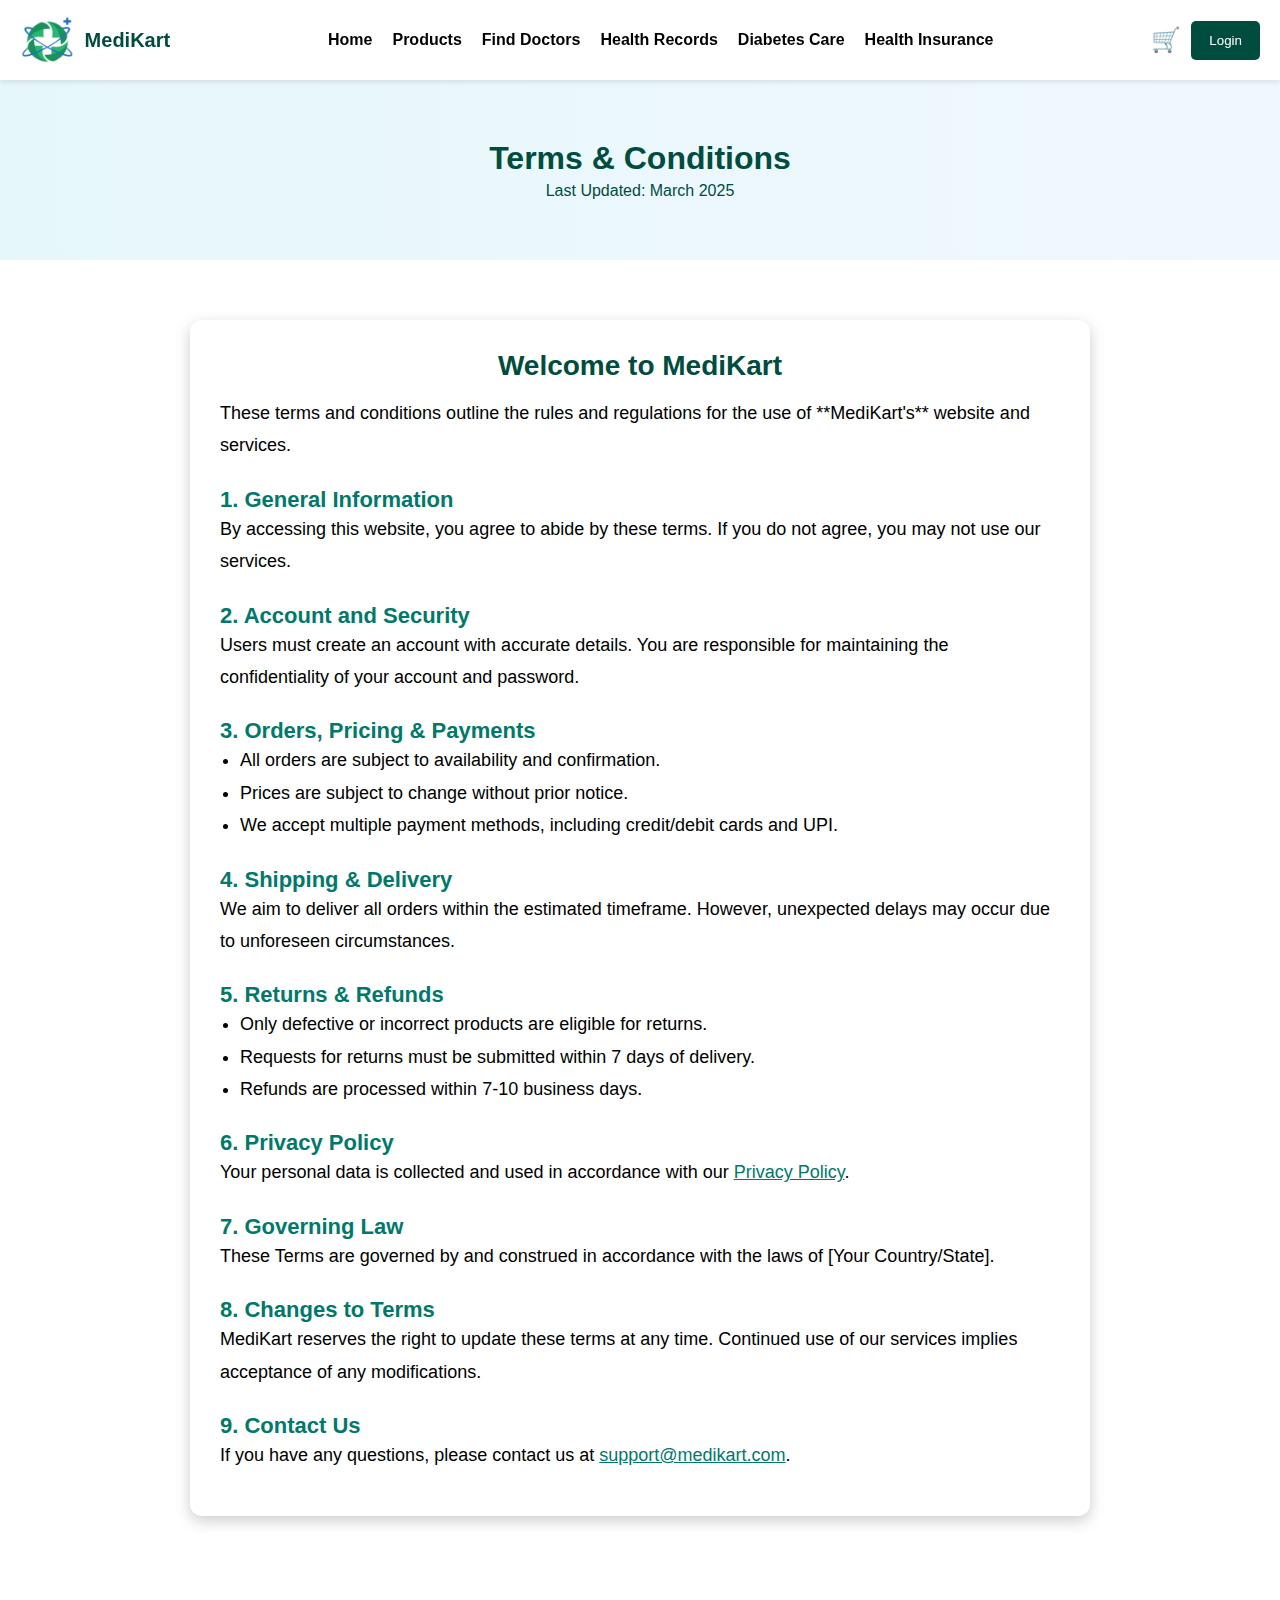
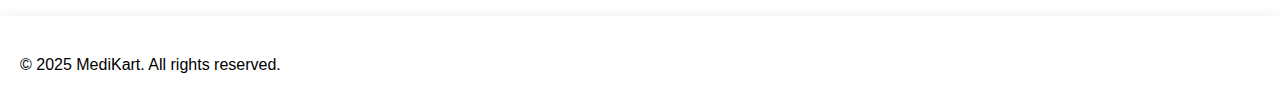
<file: terms.html>
<!DOCTYPE html>
<html lang="en">
<head>
    <meta charset="UTF-8">
    <meta name="viewport" content="width=device-width, initial-scale=1.0">
    <title>Terms and Conditions - MediKart</title>
    <link rel="stylesheet" href="terms.css">
</head>
<body>

    <header>
        
        <div class="logo">
            <img src="images/logo (2).png" alt="Pharmacy Logo">
            <p>MediKart</p>
        </div>
    <nav>
        <ul>
            <li><a href="index.html">Home</a></li>
            <li><a href="products.html">Products</a></li>
            <li><a href="doctors.html">Find Doctors</a></li>
            <li><a href="#">Health Records</a></li>
            <li><a href="#">Diabetes Care</a></li>
            <li><a href="#">Health Insurance</a></li>
        </ul>
    </nav>
    <div class="login-cart">
        <a href="cart.html" style="text-decoration:none;">
        <span class="cart-icon">🛒</span>
        </a>
        <button onclick="openModal('loginModal')">Login</button>
    </div>
</header>
<section class="terms-banner">
    <h1>Terms & Conditions</h1>
    <p>Last Updated: March 2025</p>
</section>

<section class="terms-wrapper">
    <div class="terms-container">
        <h2>Welcome to MediKart</h2>
        <p>These terms and conditions outline the rules and regulations for the use of **MediKart's** website and services.</p>

        <h3>1. General Information</h3>
        <p>By accessing this website, you agree to abide by these terms. If you do not agree, you may not use our services.</p>

        <h3>2. Account and Security</h3>
        <p>Users must create an account with accurate details. You are responsible for maintaining the confidentiality of your account and password.</p>

        <h3>3. Orders, Pricing & Payments</h3>
        <ul>
            <li>All orders are subject to availability and confirmation.</li>
            <li>Prices are subject to change without prior notice.</li>
            <li>We accept multiple payment methods, including credit/debit cards and UPI.</li>
        </ul>

        <h3>4. Shipping & Delivery</h3>
        <p>We aim to deliver all orders within the estimated timeframe. However, unexpected delays may occur due to unforeseen circumstances.</p>

        <h3>5. Returns & Refunds</h3>
        <ul>
            <li>Only defective or incorrect products are eligible for returns.</li>
            <li>Requests for returns must be submitted within 7 days of delivery.</li>
            <li>Refunds are processed within 7-10 business days.</li>
        </ul>

        <h3>6. Privacy Policy</h3>
        <p>Your personal data is collected and used in accordance with our <a href="privacy.html">Privacy Policy</a>.</p>

        <h3>7. Governing Law</h3>
        <p>These Terms are governed by and construed in accordance with the laws of [Your Country/State].</p>

        <h3>8. Changes to Terms</h3>
        <p>MediKart reserves the right to update these terms at any time. Continued use of our services implies acceptance of any modifications.</p>

        <h3>9. Contact Us</h3>
        <p>If you have any questions, please contact us at <a href="mailto:support@medikart.com">support@medikart.com</a>.</p>
    </div>
</section>

<footer>
    <p>© 2025 MediKart. All rights reserved.</p>
</footer>

</body>
</html>
</file>
<file: styles.css>
* {
    margin: 0;
    padding: 0;
    box-sizing: border-box;
    font-family: Arial, sans-serif;
}

body {
    /*background: linear-gradient(90deg, #8E897B, #F4C27A, #6FA29A);*/
    background:white;
    /* Dark Blue → Teal → Warm Gold */
    background-attachment: fixed; /* Keeps background static */
    background-size: cover;
    color: black; /* Ensures text is readable */
}


header {
    
    display: flex;
    justify-content: space-between;
    align-items: center;
    background:white;
    /*background: linear-gradient(90deg, #8E897B, #F4C27A, #6FA29A);*/
    padding: 15px 20px;
    box-shadow: 0 2px 5px rgba(0, 0, 0, 0.1);
    
    position: fixed;
            width: 100%;
            top: 0;
            z-index: 1000;
}

.logo img {
    
    height: 50px;
}
.logo {
    display: flex;
    align-items: center; /* Keeps text and logo aligned */
    gap: 5%; /* Adds spacing between logo and text */
}

.logo p {
    font-size: 20px; /* Adjust size as needed */
    font-weight: bold;
}

nav ul {
    list-style: none;
    display: flex;
    gap: 20px;
}

nav ul li {
    display: inline;
}

nav ul li a {
    text-decoration: none;
    color:black;
    font-weight: bold;
}
.cart-icon {
    font-size: 24px;  /* Adjust the size (Default: 16px) */
    color: #004d40;   /* Change the color */
    cursor: pointer;  /* Makes it clickable */
    transition: transform 0.2s ease-in-out; /* Smooth effect */
}

.login-cart {
    display: flex;
    gap: 10px;
    align-items: center;
}

button {
    background-color: #004d40;
    color: white;
    border: none;
    padding: 15px 20px;
    border-radius: 5px;
    cursor: pointer;
}

.hero {
    background: linear-gradient(rgba(255, 255, 255, 0.2), rgba(255, 255, 255, 0.2)), 
                url('images/bg 2.jpg') center/cover no-repeat;
    text-align: center;
    padding: 70px 20px;
    color: rgb(8, 7, 7);
    margin-top: 80px;
}


.hero input {
    width: 80%;
    max-width: 500px;
    padding: 10px;
    margin-top: 15px;
    border-radius: 5px;
    border: none;
}

.services {
    display: flex;
    justify-content: center;
    gap: 15px;
    margin: 20px;
    flex-wrap: wrap;
}

.service-card {
    background: #ffffff;
    padding: 25px 15px;
    border-radius: 8px;
    box-shadow: 0 2px 4px rgba(0, 0, 0, 0.4);
    text-align: center;
    width: 180px;
    font-size: 15px;
    font-weight: bold;
    cursor: pointer;
    transition: transform 0.3s ease, box-shadow 0.3s ease;
}

.service-card:hover {
    transform: scale(1.05); /* Slightly enlarge the card */
    box-shadow: 0 4px 15px rgba(0, 0, 0, 0.1); /* Add shadow for depth */
}

.health-categories {
    text-align: center;
    padding: 20px;
}
/* 🔹 General Modal Styling */
.modal {
    display: none;
    position: fixed;
    z-index: 10;
    left: 0;
    top: 0;
    width: 100%;
    height: 100%;
    background-color: rgba(0, 0, 0, 0.5);
    justify-content: center;
    align-items: center;
    opacity: 0;
    transition: opacity 0.3s ease-in-out;
}

/* 🔹 Modal Content Styling */
.modal-content {
    background: white;
    padding: 20px;
    border-radius: 10px;
    width: 320px;
    text-align: center;
    box-shadow: 0px 10px 25px rgba(0, 0, 0, 0.2);
    transform: translateY(-20px);
    animation: slideDown 0.5s ease-in-out;
}

/* 🔹 Close Button */
.close {
    cursor: pointer;
    font-size: 24px;
    float: right;
    color: red;
    transition: transform 0.2s ease-in-out;
}

.close:hover {
    transform: rotate(90deg);
}

/* 🔹 Input Fields */
input {
    width: 100%;
    padding: 8px;
    margin: 8px 0;
    border: 1px solid #ccc;
    border-radius: 5px;
    transition: all 0.3s ease-in-out;
}

/* 🔹 Input Focus Effect */
input:focus {
    border-color: #007bff;
    box-shadow: 0 0 5px rgba(0, 123, 255, 0.5);
    transform: scale(1.02);
}

/* 🔹 Submit Buttons */
button {
    background:  #004d40;
    color: white;
    border: none;
    padding: 10px;
    border-radius: 5px;
    cursor: pointer;
    width: 100%;
    font-size: 16px;
    transition: all 0.3s ease-in-out;
}

/* 🔹 Button Hover */
button:hover {
    background: #218838;
    transform: scale(1.05);
}

/* 🔹 Keyframe Animations */
@keyframes slideDown {
    from { transform: translateY(-30px); opacity: 0; }
    to { transform: translateY(0); opacity: 1; }
}

@keyframes fadeIn {
    from { opacity: 0; }
    to { opacity: 1; }
}

/* 🔹 Apply Animation when Modal is Opened */
.modal.show {
    display: flex;
    opacity: 1;
    animation: fadeIn 0.3s ease-in-out;
}

.categories {
    display: flex;
    justify-content: center;
    gap: 15px;
    flex-wrap: wrap;
    margin-top: 15px;
}

.category-card {
    background: #ffffff;
    padding: 17px;
    width: 150px;
    border-radius: 8px;
    box-shadow: 0 2px 4px rgba(0, 0, 0, 0.4);
    text-align: center;
    cursor: pointer;
    transition: transform 0.3s ease, box-shadow 0.3s ease;
}
.category-card:hover {
    transform: scale(1.05); /* Slightly enlarge the card */
    box-shadow: 0 4px 15px rgba(0, 0, 0, 0.1); /* Add shadow for depth */
}

/* Responsive Design */
@media (max-width: 768px) {
    .service-card, .category-card {
        flex: 1 1 45%; /* Two cards per row on smaller screens */
    }
}

@media (max-width: 480px) {
    .service-card, .category-card {
        flex: 1 1 100%; /* One card per row on very small screens */
    }
}
.modal {
    display: none;
    position: fixed;
    z-index: 1001;
    left: 0;
    top: 0;
    width: 100%;
    height: 100%;
    background-color: rgba(0, 0, 0, 0.5);
    align-items: center;
    justify-content: center;
}

.modal-content {
    background: white;
    padding: 20px;
    width: 350px;
    border-radius: 10px;
    text-align: center;
    box-shadow: 0 4px 8px rgba(0, 0, 0, 0.3);
    animation: fadeIn 0.3s ease-in-out;
}

.close {
    float: right;
    font-size: 24px;
    cursor: pointer;
    color: red;
    line-height: 1;
}

.modal-content input {
    width: 100%;
    padding: 8px;
    margin: 10px 0;
    border: 1px solid #ccc;
    border-radius: 5px;
}

.modal-content button {
    background-color: #004d40;
    color: white;
    border: none;
    padding: 10px;
    width: 100%;
    border-radius: 5px;
    cursor: pointer;
    margin-top: 10px;
    transition: background-color 0.3s;
}

.modal-content button:hover {
    background-color: #006d5b;
}

.modal-content a {
    color: #004d40;
    text-decoration: none;
}

.modal-content a:hover {
    text-decoration: underline;
}

@keyframes fadeIn {
    from {
        opacity: 0;
        transform: translateY(-20px);
    }
    to {
        opacity: 1;
        transform: translateY(0);
    }
}
/* Why Choose Us Section Styling */
/* Why Choose Us Section Styling */
.why-choose-us {
    background-color: #e6f7fa; /* Light cyan background */
    padding: 40px 20px;
    text-align: center;
}

.why-choose-us h2 {
    font-size: 30px;
    color: #006d5b; /* Dark teal color for the heading */
    margin-bottom: 30px;
}

.reasons {
    display: flex;
    justify-content: center;
    gap: 20px;
    flex-wrap: wrap;
}

.reason-card {
    background-color: white;
    padding: 20px;
    border-radius: 10px;
    box-shadow: 0 2px 8px rgba(0, 0, 0, 0.3); /* Subtle shadow for depth */
    width: 300px;
    text-align: center;
    transition: transform 0.3s ease, box-shadow 0.3s ease; /* Toggle effect */
}

.reason-card:hover {
    transform: scale(1.05); /* Slight enlargement on hover */
    box-shadow: 0 4px 15px rgba(0, 0, 0, 0.15); /* Enhanced shadow on hover */
}

.reason-image {
    width: 100px; /* Fixed width for the image container */
    height: 100px; /* Fixed height for the image container */
    margin: 0 auto 15px; /* Center the image and add spacing below */
    overflow: hidden;
}

.reason-image img {
    width: 100%;
    height: 100%;
    object-fit: contain; /* Ensures the image fits without cropping */
}

.reason-card h3 {
    font-size: 20px;
    color: #006d5b; /* Dark teal color for the card headings */
    margin-bottom: 10px;
}

.reason-card p {
    font-size: 16px;
    color: #333;
    line-height: 1.5;
}

/* Responsive Design */
@media (max-width: 768px) {
    .reason-card {
        width: 100%;
        max-width: 350px;
    }
}
footer {
    background: linear-gradient(90deg, #F8F7F5, #FAEEDC, #EEF6F5);; /* Light teal background */
    padding: 40px 10%;
    text-align: center;
}

/* Flexbox Layout for Footer Content */
.footer-content {
    display: flex;
    justify-content: center;
    gap: 20px;
    flex-wrap: wrap;
}

/* Styling Each Footer Section */
.footer-section {
    background: linear-gradient(90deg, #F8F7F5, #FAEEDC, #EEF6F5);
    padding: 20px;
    border-radius: 10px;
    box-shadow: 0 4px 8px rgba(0, 0, 0, 0.4);
    width: 300px; /* Set equal width */
    text-align: center;
}

/* Styling Footer Links */
.footer-links,
.social-links {
    list-style: none;
    padding: 0;
}

.footer-links li,
.social-links li {
    margin-bottom: 8px;
}

/* Footer Links */
.footer-links a,
.social-links a {
    text-decoration: none;
    color: #006d5b; /* Dark teal */
    font-size: 16px;
    transition: 0.3s;
}

.footer-links a:hover,
.social-links a:hover {
    text-decoration: underline;
    color: #1b998b; /* Brighter teal */
}

/* Contact Info */
.footer-section p a {
    color: #006d5b;
    text-decoration: none;
}

.footer-section p a:hover {
    text-decoration: underline;
    color: #1b998b;
}

/* Footer Bottom */
.footer-bottom {
    margin-top: 20px;
    font-size: 14px;
    color: #006d5b;
}

/* Responsive Design: Stack Sections on Smaller Screens */
@media (max-width: 768px) {
    .footer-content {
        flex-direction: column;
        align-items: center;
    }
}
</file>
<file: aboutus.css>
/* General Styles */
* {
    margin: 0;
    padding: 0;
    box-sizing: border-box;
    font-family: Arial, sans-serif;
}

body {
    background: white;
    color: black;
}

/* Header */
header {
    display: flex;
    justify-content: space-between;
    align-items: center;
    background: white;
    padding: 15px 20px;
    box-shadow: 0 2px 5px rgba(0, 0, 0, 0.1);
    position: fixed;
    width: 100%;
    top: 0;
    z-index: 1000;
}

.logo {
    display: flex;
    align-items: center;
    gap: 10px;
}

.logo img {
    height: 50px;
}

nav ul {
    list-style: none;
    display: flex;
    gap: 20px;
}

nav ul li {
    display: inline;
}

nav ul li a {
    text-decoration: none;
    color:black;
    font-weight: bold;
}
.cart-icon {
    font-size: 24px;  /* Adjust the size (Default: 16px) */
    color: #004d40;   /* Change the color */
    cursor: pointer;  /* Makes it clickable */
    transition: transform 0.2s ease-in-out; /* Smooth effect */
}

.login-cart {
    display: flex;
    gap: 10px;
    align-items: center;
}

button {
    background-color: #004d40;
    color: white;
    border: none;
    padding: 15px 20px;
    border-radius: 5px;
    cursor: pointer;
}

/* About Section */
.about-section {
    display: flex;
    margin-top:35px;
    justify-content: center;
    align-items: center;
    height: 100vh; /* Full height */
    background: white;
}

/* About Container */
.about-container {
    display: flex;
    max-width: 1100px;
    width: 90%;
    height: 450px; /* Fixed height */
    position: relative;
    box-shadow: 0 5px 15px rgba(0, 0, 0, 0.2);
    border-radius: 12px;
    overflow: hidden;
}

/* Left Side - Text */
.about-text {
    flex: 1;
    padding: 50px;
    background: rgba(255, 255, 255, 0.9); /* Slight transparency */
    z-index: 2;
}

.about-text h2 {
    font-size: 32px;
    color: #004d40;
    margin-bottom: 10px;
}

.about-text p {
    font-size: 18px;
    line-height: 1.6;
    margin-bottom: 10px;
}

/* Right Side - Background Image */
.about-container::before {
    content: "";
    position: absolute;
    top: 0;
    right: 0;
    width: 50%;
    height: 100%;
    background: url('images/aboutus.jpg') no-repeat center center;
    background-size: cover;
}

/* Footer */
footer {
    background: #f8f7f5;
    padding: 20px;
    text-align: center;
    color: #333;
}

/* Responsive Design */
@media (max-width: 768px) {
    .about-container {
        flex-direction: column;
        height: auto;
    }

    .about-container::before {
        width: 100%;
        height: 250px;
        top: auto;
        bottom: 0;
    }

    .about-text {
        padding: 30px;
        text-align: center;
    }

    .about-text h2 {
        font-size: 28px;
    }

    .about-text p {
        font-size: 16px;
    }
}
</file>
<file: cart.css>
/* ====== Base Styles ====== */
:root {
    --primary-color: #004d40;
    --primary-dark: #002f24;
    --primary-light: #006d5b;
    --secondary-color: #2ecc71;
    --text-color: #333;
    --light-gray: #f5f5f5;
    --white: #ffffff;
    --shadow: 0 5px 15px rgba(0, 0, 0, 0.1);
    --transition: all 0.3s ease-in-out;
}

* {
    margin: 0;
    padding: 0;
    box-sizing: border-box;
}

body {
    font-family: 'Segoe UI', Tahoma, Geneva, Verdana, sans-serif;
    line-height: 1.6;
    color: var(--text-color);
    background-color: var(--light-gray);
    overflow-x: hidden;
    padding-top: 80px;
}

/* ====== Header Styles ====== */
header {
    display: flex;
    justify-content: space-between;
    align-items: center;
    background: var(--white);
    padding: 15px 5%;
    box-shadow: var(--shadow);
    position: fixed;
    width: 100%;
    top: 0;
    z-index: 1000;
    transition: var(--transition);
}

.logo {
    display: flex;
    align-items: center;
    gap: 10px;
}
.logo a {
    display: flex;
    align-items: center;
    gap: 10px;
    text-decoration: none;
}
.logo img {
    height: 50px;
    transition: var(--transition);
}

.logo p {
    font-size: 20px;
    font-weight: bold;
    color: var(--primary-color);
    transition: var(--transition);
}

/* Navigation */
nav ul {
    list-style: none;
    display: flex;
    gap: 25px;
}

nav ul li {
    position: relative;
}

nav ul li a {
    text-decoration: none;
    color: var(--text-color);
    font-weight: 600;
    transition: var(--transition);
    padding: 5px 0;
    position: relative;
}

nav ul li a::after {
    content: '';
    position: absolute;
    width: 0;
    height: 2px;
    background: var(--primary-color);
    bottom: 0;
    left: 0;
    transition: var(--transition);
}

nav ul li a:hover::after {
    width: 100%;
}

nav ul li a:hover {
    color: var(--primary-color);
}

/* Mobile Menu */
.menu-icon {
    display: none;
    font-size: 28px;
    cursor: pointer;
    color: var(--primary-color);
    transition: var(--transition);
    z-index: 1001;
}

.menu-icon:hover {
    transform: scale(1.1);
}

/* Login/Cart */
.login-cart {
    display: flex;
    gap: 15px;
    align-items: center;
}

.cart-icon {
    font-size: 24px;
    color: var(--primary-color);
    cursor: pointer;
    transition: var(--transition);
    position: relative;
}

.cart-icon:hover {
    transform: scale(1.1);
}

.cart-count {
    position: absolute;
    top: -10px;
    right: -10px;
    background: var(--secondary-color);
    color: white;
    border-radius: 50%;
    width: 20px;
    height: 20px;
    display: flex;
    align-items: center;
    justify-content: center;
    font-size: 12px;
    font-weight: bold;
}

button {
    background-color: var(--primary-color);
    color: var(--black);
    border: none;
    padding: 10px 20px;
    border-radius: 5px;
    cursor: pointer;
    font-weight: 600;
    transition: var(--transition);
}

button:hover {
    background-color: var(--primary-dark);
    transform: translateY(-2px);
    box-shadow: 0 4px 8px rgba(0, 0, 0, 0.1);
}

/* Cart Page Specific Styles */
.cart-container {
    max-width: 1200px;
    margin: 100px auto 50px;
    padding: 0 20px;
    display: grid;
    grid-template-columns: 1fr 350px;
    gap: 30px;
}

.cart-items {
    background: white;
    border-radius: 10px;
    box-shadow: 0 2px 10px rgba(0, 0, 0, 0.1);
    padding: 25px;
}

.cart-summary {
    background: white;
    border-radius: 10px;
    box-shadow: 0 2px 10px rgba(0, 0, 0, 0.1);
    padding: 25px;
    height: fit-content;
    position: sticky;
    top: 100px;
}

.cart-header {
    display: flex;
    justify-content: space-between;
    align-items: center;
    margin-bottom: 25px;
    padding-bottom: 15px;
    border-bottom: 1px solid #eee;
}

.cart-header h2 {
    color: #004d40;
    font-size: 24px;
}

.cart-item {
    display: grid;
    grid-template-columns: 100px 1fr 150px;
    gap: 20px;
    padding: 20px 0;
    border-bottom: 1px solid #eee;
    align-items: center;
}

.cart-item:last-child {
    border-bottom: none;
}

.cart-item-img {
    width: 100px;
    height: 100px;
    object-fit: contain;
    border-radius: 8px;
    background: #f5f7fa;
    padding: 10px;
}

.cart-item-details h3 {
    color: #333;
    margin-bottom: 8px;
    font-size: 18px;
}

.cart-item-details p {
    color: #666;
    font-size: 14px;
}

.cart-item-price {
    font-weight: bold;
    color: #004d40;
    margin-bottom: 8px;
}

.quantity-control {
    display: flex;
    align-items: center;
    margin-top: 10px;
}

.quantity-btn {
    width: 30px;
    height: 30px;
    border: 1px solid #ddd;
    background: #f5f7fa;
    display: flex;
    align-items: center;
    justify-content: center;
    cursor: pointer;
    font-size: 16px;
}

.quantity-input {
    width: 50px;
    height: 30px;
    text-align: center;
    border: 1px solid #ddd;
    margin: 0 5px;
}

.remove-item {
    color: #e74c3c;
    background: none;
    border: none;
    cursor: pointer;
    font-size: 14px;
    margin-top: 10px;
    display: inline-flex;
    align-items: center;
    gap: 5px;
}

.cart-summary h3 {
    color: #004d40;
    margin-bottom: 20px;
    font-size: 20px;
}

.summary-row {
    display: flex;
    justify-content: space-between;
    margin-bottom: 15px;
    padding-bottom: 15px;
    border-bottom: 1px solid #eee;
}

.summary-row.total {
    font-weight: bold;
    font-size: 18px;
    border-bottom: none;
}

.checkout-btn {
    width: 100%;
    padding: 15px;
    background: #004d40;
    color: white;
    border: none;
    border-radius: 5px;
    font-size: 16px;
    font-weight: bold;
    cursor: pointer;
    margin-top: 20px;
    transition: all 0.3s ease;
}

.checkout-btn:hover {
    background: #006d5b;
    transform: translateY(-2px);
}

.empty-cart {
    text-align: center;
    padding: 50px 0;
}

.empty-cart i {
    font-size: 50px;
    color: #ddd;
    margin-bottom: 20px;
}

.empty-cart h3 {
    color: #333;
    margin-bottom: 15px;
}

.continue-shopping {
    display: inline-block;
    padding: 10px 20px;
    background: #004d40;
    color: white;
    text-decoration: none;
    border-radius: 5px;
    margin-top: 20px;
    transition: all 0.3s ease;
}

.continue-shopping:hover {
    background: #006d5b;
    transform: translateY(-2px);
}

/* Responsive Styles */
@media (max-width: 768px) {
    .cart-container {
        grid-template-columns: 1fr;
        margin-top: 80px;
    }

    .cart-summary {
        position: static;
        margin-top: 30px;
    }

    .cart-item {
        grid-template-columns: 80px 1fr;
        grid-template-rows: auto auto;
    }

    .cart-item-price {
        grid-column: 1 / -1;
    }
}

@media (max-width: 480px) {
    .cart-item {
        grid-template-columns: 1fr;
        text-align: center;
    }

    .cart-item-img {
        margin: 0 auto;
    }

    .quantity-control {
        justify-content: center;
    }
}
footer {
    background: var(--white);
    padding: 60px 5% 30px;
    box-shadow: 0 -2px 10px rgba(0, 0, 0, 0.05);
}

.footer-container {
    max-width: 1200px;
    margin: 0 auto;
}

.footer-grid {
    display: grid;
    grid-template-columns: repeat(auto-fit, minmax(250px, 1fr));
    gap: 40px;
    margin-bottom: 40px;
}

.footer-column {
    padding: 15px;
    animation: fadeIn 1s ease;
}

.footer-logo {
    display: flex;
    align-items: center;
    gap: 10px;
    margin-bottom: 20px;
}

.footer-logo img {
    height: 40px;
    transition: var(--transition);
}

.footer-logo p {
    font-size: 20px;
    font-weight: bold;
    color: var(--primary-color);
    transition: var(--transition);
}

.footer-logo:hover img, .footer-logo:hover p {
    transform: translateX(5px);
}

.footer-description {
    color: #666;
    line-height: 1.6;
    margin-bottom: 25px;
    font-size: 14px;
}

.footer-column h3 {
    color: var(--primary-color);
    margin-bottom: 25px;
    font-size: 18px;
    position: relative;
    padding-bottom: 10px;
}

.footer-column h3::after {
    content: '';
    position: absolute;
    left: 0;
    bottom: 0;
    width: 50px;
    height: 2px;
    background: var(--primary-color);
    transition: var(--transition);
}

.footer-column:hover h3::after {
    width: 80px;
}

.footer-links {
    list-style: none;
}

.footer-links li {
    margin-bottom: 12px;
    transition: var(--transition);
}

.footer-links li:hover {
    transform: translateX(5px);
}

.footer-links a {
    text-decoration: none;
    color: #555;
    font-size: 14px;
    display: flex;
    align-items: center;
    gap: 8px;
    transition: var(--transition);
}

.footer-links a:hover {
    color: var(--primary-color);
}

.contact-info {
    margin-bottom: 25px;
}

.contact-item {
    display: flex;
    align-items: center;
    gap: 12px;
    margin-bottom: 15px;
    transition: var(--transition);
}

.contact-item:hover {
    transform: translateX(5px);
}

.contact-item span {
    font-size: 18px;
    color: var(--primary-color);
}

.contact-item a, .contact-item p {
    color: #555;
    text-decoration: none;
    font-size: 14px;
    margin: 0;
    transition: var(--transition);
}

.contact-item a:hover {
    color: var(--primary-color);
    text-decoration: underline;
}

.newsletter {
    margin-top: 25px;
}

.newsletter h4 {
    font-size: 16px;
    color: var(--primary-color);
    margin-bottom: 15px;
}

.newsletter input {
    width: 100%;
    padding: 12px;
    border: 1px solid #ddd;
    border-radius: 5px;
    margin-bottom: 10px;
    font-size: 14px;
}

.newsletter button {
    width: 100%;
}

.footer-social {
    display: flex;
    gap: 15px;
    margin-top: 20px;
}

.footer-social a {
    display: inline-flex;
    align-items: center;
    justify-content: center;
    width: 40px;
    height: 40px;
    background: var(--light-gray);
    border-radius: 50%;
    font-size: 18px;
    color: var(--primary-color);
    transition: var(--transition);
}

.footer-social a:hover {
    background: var(--primary-color);
    color: var(--white);
    transform: translateY(-5px);
}

.footer-bottom {
    border-top: 1px solid #eee;
    padding-top: 30px;
    display: flex;
    flex-direction: column;
    align-items: center;
    text-align: center;
}

.footer-bottom p {
    color: #666;
    font-size: 14px;
    margin-bottom: 20px;
}

.payment-methods {
    display: flex;
    gap: 20px;
}

.payment-methods span {
    font-size: 24px;
    color: var(--primary-color);
    transition: var(--transition);
    cursor: pointer;
}

.payment-methods span:hover {
    transform: translateY(-5px);
}
</file>
<file: checkout.css>
/* ====== Base Styles ====== */
:root {
    --primary-color: #004d40;
    --primary-dark: #002f24;
    --primary-light: #006d5b;
    --text-color: #333;
    --light-gray: #f5f5f5;
    --white: #ffffff; 
    --shadow: 0 5px 15px rgba(0, 0, 0, 0.1);
    --transition: all 0.3s ease-in-out;
}

* {
    margin: 0;
    padding: 0;
    box-sizing: border-box;
    font-family: 'Segoe UI', Tahoma, Geneva, Verdana, sans-serif;
}

body {
    line-height: 1.6;
    color: var(--text-color);
    background: var(--white);
    overflow-x: hidden;
}

/* ====== Header Styles ====== */
header {
    display: flex;
    justify-content: space-between;
    align-items: center;
    background: var(--white);
    padding: 15px 5%;
    box-shadow: var(--shadow);
    position: fixed;
    width: 100%;
    top: 0;
    z-index: 1000;
    transition: var(--transition);
}

.logo {
    display: flex;
    align-items: center;
    gap: 10px;
}

.logo img {
    height: 50px;
    transition: var(--transition);
}

.logo p {
    font-size: 20px;
    font-weight: bold;
    color: var(--primary-color);
    transition: var(--transition);
}

/* Navigation */
nav ul {
    list-style: none;
    display: flex;
    gap: 25px;
}

nav ul li {
    position: relative;
}

nav ul li a {
    text-decoration: none;
    color: var(--text-color);
    font-weight: 600;
    transition: var(--transition);
    padding: 5px 0;
    position: relative;
}

nav ul li a::after {
    content: '';
    position: absolute;
    width: 0;
    height: 2px;
    background: var(--primary-color);
    bottom: 0;
    left: 0;
    transition: var(--transition);
}

nav ul li a:hover::after {
    width: 100%;
}

nav ul li a:hover {
    color: var(--primary-color);
}

/* Mobile Menu */
.menu-icon {
    display: none;
    font-size: 28px;
    cursor: pointer;
    color: var(--primary-color);
    transition: var(--transition);
    z-index: 1001;
}

.menu-icon:hover {
    transform: scale(1.1);
}

/* Login/Cart */
.login-cart {
    display: flex;
    gap: 15px;
    align-items: center;
}

.cart-icon {
    font-size: 24px;
    color: var(--primary-color);
    cursor: pointer;
    transition: var(--transition);
    position: relative;
}

.cart-icon:hover {
    transform: scale(1.1);
}

button {
    background-color: var(--primary-color);
    color: var(--white);
    border: none;
    padding: 10px 20px;
    border-radius: 5px;
    cursor: pointer;
    font-weight: 600;
    transition: var(--transition);
}

button:hover {
    background-color: var(--primary-dark);
    transform: translateY(-2px);
    box-shadow: 0 4px 8px rgba(0, 0, 0, 0.1);
}
/* checkout.css */
.checkout-container {
    max-width: 1200px;
    margin: 2rem auto;
    padding: 0 1rem;
}

.checkout-steps {
    display: flex;
    justify-content: space-between;
    margin-bottom: 2rem;
    border-bottom: 1px solid #ddd;
    padding-bottom: 1rem;
}

.step {
    padding: 0.5rem 1rem;
    color: #777;
    font-weight: bold;
}

.step.active {
    color: #2a7f62;
    border-bottom: 2px solid #2a7f62;
}

.checkout-content {
    display: flex;
    gap: 2rem;
}

.shipping-form {
    flex: 2;
    background: white;
    padding: 2rem;
    border-radius: 8px;
    box-shadow: 0 2px 10px rgba(0,0,0,0.1);
}

.order-summary {
    flex: 1;
    background: white;
    padding: 2rem;
    border-radius: 8px;
    box-shadow: 0 2px 10px rgba(0,0,0,0.1);
}

.form-group {
    margin-bottom: 1.5rem;
}

.form-group label {
    display: block;
    margin-bottom: 0.5rem;
    font-weight: 600;
}

.form-group input,
.form-group textarea {
    width: 100%;
    padding: 0.75rem;
    border: 1px solid #ddd;
    border-radius: 4px;
    font-size: 1rem;
}

.form-row {
    display: flex;
    gap: 1rem;
}

.form-row .form-group {
    flex: 1;
}

#order-items {
    max-height: 300px;
    overflow-y: auto;
    margin-bottom: 1.5rem;
}

.order-item {
    display: flex;
    align-items: center;
    padding: 1rem 0;
    border-bottom: 1px solid #eee;
}

.order-item img {
    width: 60px;
    height: 60px;
    object-fit: contain;
    margin-right: 1rem;
}

.item-details {
    flex: 1;
}

.item-details h4 {
    margin: 0 0 0.5rem 0;
    font-size: 1rem;
}

.item-total {
    font-weight: bold;
}

.summary-row {
    display: flex;
    justify-content: space-between;
    margin: 0.5rem 0;
}

.summary-row.total {
    font-weight: bold;
    font-size: 1.1rem;
    margin: 1rem 0;
    padding-top: 1rem;
    border-top: 1px solid #eee;
}

.payment-method {
    margin: 2rem 0;
}

.payment-options {
    margin-top: 1rem;
}

.payment-options label {
    display: flex;
    align-items: center;
    padding: 0.75rem;
    margin-bottom: 0.5rem;
    border: 1px solid #ddd;
    border-radius: 4px;
    cursor: pointer;
}

.payment-options label i {
    margin: 0 0.5rem;
    font-size: 1.2rem;
}

.payment-options input[type="radio"] {
    margin-right: 0.5rem;
}

.place-order-btn {
    width: 100%;
    padding: 1rem;
    background-color: #2a7f62;
    color: white;
    border: none;
    border-radius: 4px;
    font-size: 1rem;
    font-weight: bold;
    cursor: pointer;
    transition: background-color 0.3s;
}

.place-order-btn:hover {
    background-color: #1e6b4f;
}

@media (max-width: 768px) {
    .checkout-content {
        flex-direction: column;
    }
    
    .form-row {
        flex-direction: column;
        gap: 0;
    }
}
footer {
    background: var(--white);
    padding: 60px 5% 30px;
    box-shadow: 0 -2px 10px rgba(0, 0, 0, 0.05);
}

.footer-container {
    max-width: 1200px;
    margin: 0 auto;
}

.footer-grid {
    display: grid;
    grid-template-columns: repeat(auto-fit, minmax(250px, 1fr));
    gap: 40px;
    margin-bottom: 40px;
}

.footer-column {
    padding: 15px;
    animation: fadeIn 1s ease;
}

.footer-logo {
    display: flex;
    align-items: center;
    gap: 10px;
    margin-bottom: 20px;
}

.footer-logo img {
    height: 40px;
    transition: var(--transition);
}

.footer-logo p {
    font-size: 20px;
    font-weight: bold;
    color: var(--primary-color);
    transition: var(--transition);
}

.footer-logo:hover img, .footer-logo:hover p {
    transform: translateX(5px);
}

.footer-description {
    color: #666;
    line-height: 1.6;
    margin-bottom: 25px;
    font-size: 14px;
}

.footer-column h3 {
    color: var(--primary-color);
    margin-bottom: 25px;
    font-size: 18px;
    position: relative;
    padding-bottom: 10px;
}

.footer-column h3::after {
    content: '';
    position: absolute;
    left: 0;
    bottom: 0;
    width: 50px;
    height: 2px;
    background: var(--primary-color);
    transition: var(--transition);
}

.footer-column:hover h3::after {
    width: 80px;
}

.footer-links {
    list-style: none;
}

.footer-links li {
    margin-bottom: 12px;
    transition: var(--transition);
}

.footer-links li:hover {
    transform: translateX(5px);
}

.footer-links a {
    text-decoration: none;
    color: #555;
    font-size: 14px;
    display: flex;
    align-items: center;
    gap: 8px;
    transition: var(--transition);
}

.footer-links a:hover {
    color: var(--primary-color);
}

.contact-info {
    margin-bottom: 25px;
}

.contact-item {
    display: flex;
    align-items: center;
    gap: 12px;
    margin-bottom: 15px;
    transition: var(--transition);
}

.contact-item:hover {
    transform: translateX(5px);
}

.contact-item span {
    font-size: 18px;
    color: var(--primary-color);
}

.contact-item a, .contact-item p {
    color: #555;
    text-decoration: none;
    font-size: 14px;
    margin: 0;
    transition: var(--transition);
}

.contact-item a:hover {
    color: var(--primary-color);
    text-decoration: underline;
}

.newsletter {
    margin-top: 25px;
}

.newsletter h4 {
    font-size: 16px;
    color: var(--primary-color);
    margin-bottom: 15px;
}

.newsletter input {
    width: 100%;
    padding: 12px;
    border: 1px solid #ddd;
    border-radius: 5px;
    margin-bottom: 10px;
    font-size: 14px;
}

.newsletter button {
    width: 100%;
}

.footer-social {
    display: flex;
    gap: 15px;
    margin-top: 20px;
}

.footer-social a {
    display: inline-flex;
    align-items: center;
    justify-content: center;
    width: 40px;
    height: 40px;
    background: var(--light-gray);
    border-radius: 50%;
    font-size: 18px;
    color: var(--primary-color);
    transition: var(--transition);
}

.footer-social a:hover {
    background: var(--primary-color);
    color: var(--white);
    transform: translateY(-5px);
}

.footer-bottom {
    border-top: 1px solid #eee;
    padding-top: 30px;
    display: flex;
    flex-direction: column;
    align-items: center;
    text-align: center;
}

.footer-bottom p {
    color: #666;
    font-size: 14px;
    margin-bottom: 20px;
}

.payment-methods {
    display: flex;
    gap: 20px;
}

.payment-methods span {
    font-size: 24px;
    color: var(--primary-color);
    transition: var(--transition);
    cursor: pointer;
}

.payment-methods span:hover {
    transform: translateY(-5px);
}
</file>
<file: doctors.css>
* {
            margin: 0;
            padding: 0;
            box-sizing: border-box;
            font-family: 'Arial', sans-serif;
        }

        /* Body Styling */
        body {
            background-color: #f8f9fa;
            color: #333;
            line-height: 1.6;
        }

        /* Header Styles */
        header {
            display: flex;
            justify-content: space-between;
            align-items: center;
            background: white;
            padding: 15px 5%;
            box-shadow: 0 2px 10px rgba(0, 0, 0, 0.1);
            position: fixed;
            width: 100%;
            top: 0;
            z-index: 1000;
        }

        .logo {
            display: flex;
            align-items: center;
            gap: 10px;
        }
        .logo a {
    display: flex;
    align-items: center;
    gap: 10px;
    text-decoration: none;
}
        .logo img {
            height: 40px;
        }

        .logo p {
            font-size: 20px;
            font-weight: bold;
            color: #004d40;
        }

        nav ul {
            list-style: none;
            display: flex;
            gap: 20px;
        }

        nav ul li a {
            text-decoration: none;
            color: #333;
            font-weight: 600;
            transition: color 0.3s;
        }

        nav ul li a:hover {
            color: #004d40;
        }

        .login-cart {
            display: flex;
            align-items: center;
            gap: 15px;
        }

        .cart-icon {
            font-size: 22px;
            color: #004d40;
            cursor: pointer;
            transition: transform 0.2s;
        }

        .cart-icon:hover {
            transform: scale(1.1);
        }

        button {
            background-color: #004d40;
            color: white;
            border: none;
            padding: 10px 20px;
            border-radius: 5px;
            cursor: pointer;
            font-weight: 600;
            transition: background-color 0.3s;
        }

        button:hover {
            background-color: #00695c;
        }

        .menu-icon {
            display: none;
            font-size: 24px;
            cursor: pointer;
        }

        /* Hero Section */
        .hero {
            padding: 120px 5% 50px;
            text-align: center;
            background: linear-gradient(135deg, #e0f2f1, #b2dfdb);
        }

        .hero h1 {
            font-size: 2.5rem;
            margin-bottom: 20px;
            color: #004d40;
        }

        .hero input[type="text"] {
            width: 80%;
            max-width: 600px;
            padding: 12px 20px;
            border: 1px solid #ddd;
            border-radius: 30px;
            font-size: 16px;
            outline: none;
            box-shadow: 0 2px 10px rgba(0, 0, 0, 0.1);
        }

        /* Specialties Section */
        .page-title {
            text-align: center;
            padding: 30px 0;
            color: #004d40;
            font-size: 2rem;
        }

        .specialties {
            display: grid;
            grid-template-columns: repeat(auto-fit, minmax(200px, 1fr));
            gap: 25px;
            max-width: 1200px;
            margin: 0 auto;
            padding: 20px;
        }

        .specialty-card {
            background: white;
            padding: 25px 15px;
            border-radius: 10px;
            text-align: center;
            box-shadow: 0 4px 15px rgba(0, 0, 0, 0.1);
            transition: all 0.3s ease;
            cursor: pointer;
        }

        .specialty-card:hover {
            transform: translateY(-5px);
            box-shadow: 0 6px 20px rgba(0, 0, 0, 0.15);
        }

        .specialty-card img {
            width: 80px;
            height: 80px;
            object-fit: contain;
            margin-bottom: 15px;
        }

        .specialty-card p {
            font-size: 18px;
            font-weight: 600;
            color: #333;
        }

        /* Footer Styles */
        footer {
            background: white;
            padding: 50px 5% 20px;
            margin-top: 50px;
            box-shadow: 0 -2px 10px rgba(0, 0, 0, 0.05);
        }

        .footer-container {
            max-width: 1200px;
            margin: 0 auto;
        }

        .footer-grid {
            display: grid;
            grid-template-columns: repeat(auto-fit, minmax(250px, 1fr));
            gap: 30px;
            margin-bottom: 30px;
        }

        .footer-column {
            padding: 10px;
        }

        .footer-logo {
            display: flex;
            align-items: center;
            gap: 10px;
            margin-bottom: 15px;
        }

        .footer-logo img {
            height: 40px;
        }

        .footer-logo p {
            font-size: 20px;
            font-weight: bold;
            color: #004d40;
        }

        .footer-description {
            color: #666;
            line-height: 1.6;
            margin-bottom: 20px;
            font-size: 14px;
        }

        .footer-column h3 {
            color: #004d40;
            margin-bottom: 20px;
            font-size: 18px;
            position: relative;
            padding-bottom: 10px;
        }

        .footer-column h3::after {
            content: '';
            position: absolute;
            left: 0;
            bottom: 0;
            width: 50px;
            height: 2px;
            background: #004d40;
        }

        .footer-links {
            list-style: none;
        }

        .footer-links li {
            margin-bottom: 12px;
        }

        .footer-links a {
            text-decoration: none;
            color: #555;
            font-size: 14px;
            transition: all 0.3s;
            display: flex;
            align-items: center;
            gap: 8px;
        }

        .footer-links a:hover {
            color: #004d40;
            transform: translateX(5px);
        }

        .contact-info {
            margin-bottom: 25px;
        }

        .contact-item {
            display: flex;
            align-items: center;
            gap: 10px;
            margin-bottom: 12px;
        }

        .contact-item span {
            font-size: 16px;
            color: #004d40;
        }

        .contact-item a, .contact-item p {
            color: #555;
            text-decoration: none;
            font-size: 14px;
            margin: 0;
        }

        .contact-item a:hover {
            color: #004d40;
            text-decoration: underline;
        }

        .newsletter {
            margin-top: 25px;
        }

        .newsletter h4 {
            font-size: 16px;
            color: #004d40;
            margin-bottom: 10px;
        }

        .newsletter input {
            width: 100%;
            padding: 10px;
            border: 1px solid #ddd;
            border-radius: 5px;
            margin-bottom: 10px;
            font-size: 14px;
        }

        .footer-social {
            display: flex;
            gap: 15px;
            margin-top: 20px;
        }

        .footer-social a {
            font-size: 20px;
            color: #004d40;
            transition: all 0.3s;
        }

        .footer-social a:hover {
            transform: translateY(-3px);
        }

        .footer-bottom {
            border-top: 1px solid #eee;
            padding-top: 20px;
            text-align: center;
        }

        .footer-bottom p {
            color: #666;
            font-size: 13px;
            margin-bottom: 15px;
        }

        .payment-methods {
            display: flex;
            justify-content: center;
            gap: 15px;
        }

        .payment-methods span {
            font-size: 20px;
            color: #004d40;
        }

        /* Responsive Design */
        @media (max-width: 1024px) {
            .specialties {
                grid-template-columns: repeat(auto-fit, minmax(180px, 1fr));
            }
        }

        @media (max-width: 768px) {
            header {
                padding: 15px 20px;
            }
            
            nav {
                display: none;
                position: absolute;
                top: 80px;
                left: 0;
                width: 100%;
                background: white;
                padding: 20px;
                box-shadow: 0 5px 10px rgba(0, 0, 0, 0.1);
            }
            
            nav.active {
                display: block;
            }
            
            nav ul {
                flex-direction: column;
                gap: 15px;
            }
            
            .menu-icon {
                display: block;
            }
            
            .hero {
                padding: 100px 20px 40px;
            }
            
            .hero h1 {
                font-size: 2rem;
            }
            
            .specialties {
                grid-template-columns: repeat(auto-fit, minmax(150px, 1fr));
                gap: 15px;
            }
            
            .specialty-card {
                padding: 20px 10px;
            }
            
            .specialty-card img {
                width: 60px;
                height: 60px;
            }
            
            .specialty-card p {
                font-size: 16px;
            }
        }

        @media (max-width: 480px) {
            .hero h1 {
                font-size: 1.8rem;
            }
            
            .hero input[type="text"] {
                width: 90%;
                padding: 10px 15px;
            }
            
            .specialties {
                grid-template-columns: repeat(2, 1fr);
            }
            
            .footer-grid {
                grid-template-columns: 1fr;
            }
            
            .footer-column {
                text-align: center;
            }
            
            .footer-logo {
                justify-content: center;
            }
            
            .footer-column h3::after {
                left: 50%;
                transform: translateX(-50%);
            }
            
            .footer-links a {
                justify-content: center;
            }
            
            .footer-social {
                justify-content: center;
            }
        }
</file>
<file: faq.css>
/* General Styles */
* {
    margin: 0;
    padding: 0;
    box-sizing: border-box;
    font-family: Arial, sans-serif;
}

body {
    background: white;
    color: black;
}

/* Header */
/* General Navbar Styling */
header {
    display: flex;
    justify-content: space-between;
    align-items: center;
    background: white;
    padding: 15px 20px;
    box-shadow: 0 2px 5px rgba(0, 0, 0, 0.1);
    position: fixed;
    width: 100%;
    top: 0;
    z-index: 1000;
}

/* Logo */
.logo {
    display: flex;
    align-items: center; 
    gap: 10px;
}
.logo a {
    display: flex;
    align-items: center;
    gap: 10px;
    text-decoration: none;
}
.logo img {
    height: 50px;
}

.logo p {
    font-size: 20px;
    font-weight: bold;
    color:#004d40;
}

/* Desktop Navigation */
nav ul {
    list-style: none;
    display: flex;
    gap: 20px;
}

nav ul li {
    display: inline;
}

nav ul li a {
    text-decoration: none;
    color: black;
    font-weight: bold;
    transition: color 0.3s;
}

nav ul li a:hover {
    color: #004d40;
}

/* Hamburger Menu Icon */
.menu-icon {
    display: none;
    font-size: 30px;
    cursor: pointer;
    color: #004d40;
}

/* Mobile Navigation */
@media (max-width: 768px) {
    nav ul {
        display: none; /* Hide menu by default */
        flex-direction: column;
        position: absolute;
        top: 70px;
        left: 0;
        width: 100%;
        background: white;
        text-align: center;
        padding: 15px 0;
        box-shadow: 0px 5px 10px rgba(0, 0, 0, 0.2);
    }

    nav ul.active {
        display: flex; /* Show menu when active */
    }

    nav ul li {
        display: block;
        padding: 10px 0;
    }

    .menu-icon {
        display: block; /* Show hamburger icon */
    }
}

.cart-icon {
    font-size: 24px;  /* Adjust the size (Default: 16px) */
    color: #004d40;   /* Change the color */
    cursor: pointer;  /* Makes it clickable */
    transition: transform 0.2s ease-in-out; /* Smooth effect */
}

.login-cart {
    display: flex;
    gap: 10px;
    align-items: center;
}

button {
    background-color: #004d40;
    color: white;
    border: none;
    padding: 15px 20px;
    border-radius: 5px;
    cursor: pointer;
}

/* FAQ Banner */
.faq-banner {
    text-align: center;
    padding: 60px 20px;
    background: linear-gradient(to right, #e6f7fa, #f0f8ff);
    color: #004d40;
    margin-top: 80px;
}

.faq-banner h1 {
    font-size: 36px;
}

.faq-banner p {
    font-size: 18px;
    margin-top: 5px;
}

/* FAQ Container */
.faq-container {
    max-width: 800px;
    margin: 40px auto;
    padding: 20px;
}

/* FAQ Item */
.faq-item {
    margin-bottom: 15px;
    border-bottom: 1px solid #ddd;
}

/* Collapsible FAQ */
.faq-item h2 {
    font-size: 22px;
    color: #004d40;
    cursor: pointer;
    padding: 15px;
    background: #f8f8f8;
    transition: background 0.3s ease-in-out;
    border-radius: 5px;
}

.faq-item h2:hover {
    background: #e0f7fa;
}

/* Arrow */
.arrow {
    float: right;
    transition: transform 0.3s ease-in-out;
}

/* FAQ Content */
.faq-content {
    display: none;
    padding: 10px 15px;
    font-size: 18px;
    line-height: 1.6;
}

/* Show Content */
.show {
    display: block;
}

/* Footer */
/* ====== Enhanced Footer Styles ====== */
footer {
    background: white;
    padding: 40px 20px 20px;
    box-shadow: 0 -2px 10px rgba(0, 0, 0, 0.05);
    margin-top: 40px;
}

.footer-container {
    max-width: 1200px;
    margin: 0 auto;
}

.footer-grid {
    display: grid;
    grid-template-columns: repeat(auto-fit, minmax(250px, 1fr));
    gap: 30px;
    margin-bottom: 30px;
}

.footer-column {
    padding: 15px;
}

.footer-logo {
    display: flex;
    align-items: center;
    gap: 10px;
    margin-bottom: 15px;
}

.footer-logo img {
    height: 40px;
}

.footer-logo p {
    font-size: 20px;
    font-weight: bold;
    color: #004d40;
}

.footer-description {
    color: #666;
    line-height: 1.5;
    margin-bottom: 20px;
    font-size: 14px;
}

.footer-column h3 {
    color: #004d40;
    margin-bottom: 20px;
    font-size: 18px;
    position: relative;
    padding-bottom: 10px;
}

.footer-column h3::after {
    content: '';
    position: absolute;
    left: 0;
    bottom: 0;
    width: 50px;
    height: 2px;
    background: #004d40;
}

.footer-links {
    list-style: none;
    padding: 0;
}

.footer-links li {
    margin-bottom: 12px;
}

.footer-links a {
    text-decoration: none;
    color: #555;
    font-size: 14px;
    transition: all 0.3s ease;
    display: flex;
    align-items: center;
    gap: 8px;
}

.footer-links a:hover {
    color: #004d40;
    transform: translateX(5px);
}

.contact-info {
    margin-bottom: 25px;
}

.contact-item {
    display: flex;
    align-items: center;
    gap: 10px;
    margin-bottom: 12px;
}

.contact-item span {
    font-size: 16px;
}

.contact-item a, .contact-item p {
    color: #555;
    text-decoration: none;
    font-size: 14px;
    margin: 0;
}

.contact-item a:hover {
    color: #004d40;
    text-decoration: underline;
}

.newsletter {
    margin-top: 25px;
}

.newsletter h4 {
    font-size: 16px;
    color: #004d40;
    margin-bottom: 10px;
}

.newsletter input {
    width: 100%;
    padding: 10px;
    border: 1px solid #ddd;
    border-radius: 5px;
    margin-bottom: 10px;
    font-size: 14px;
}

.newsletter button {
    background: #004d40;
    color: white;
    border: none;
    padding: 10px 15px;
    border-radius: 5px;
    cursor: pointer;
    width: 100%;
    font-size: 14px;
    transition: all 0.3s ease;
}

.newsletter button:hover {
    background: #006d5b;
    transform: translateY(-2px);
}

.footer-social {
    display: flex;
    gap: 15px;
    margin-top: 20px;
}

.footer-social a {
    font-size: 20px;
    color: #004d40;
    transition: all 0.3s ease;
}

.footer-social a:hover {
    transform: translateY(-3px);
}

.footer-bottom {
    border-top: 1px solid #eee;
    padding-top: 20px;
    display: flex;
    flex-direction: column;
    align-items: center;
    text-align: center;
}

.footer-bottom p {
    color: #666;
    font-size: 13px;
    margin-bottom: 15px;
}

.payment-methods {
    display: flex;
    gap: 15px;
}

.payment-methods span {
    font-size: 20px;
    color: #004d40;
}

/* Responsive Footer */
@media (max-width: 768px) {
    .footer-grid {
        grid-template-columns: 1fr 1fr;
    }
    
    .footer-column {
        padding: 10px;
    }
}

@media (max-width: 480px) {
    .footer-grid {
        grid-template-columns: 1fr;
    }
    
    .footer-bottom {
        flex-direction: column;
    }
    
    .footer-links a {
        font-size: 13px;
    }
}

/* Responsive Design */
@media (max-width: 768px) {
    .faq-container {
        width: 90%;
    }

    .faq-item h2 {
        font-size: 20px;
    }

    .faq-content {
        font-size: 16px;
    }
}
</file>
<file: privacypolicy.css>
/* General Styles */
* {
    margin: 0;
    padding: 0;
    box-sizing: border-box;
    font-family: Arial, sans-serif;
}

body {
    background: white;
    color: black;
}

/* Header */
header {
    display: flex;
    justify-content: space-between;
    align-items: center;
    background: white;
    padding: 15px 20px;
    box-shadow: 0 2px 5px rgba(0, 0, 0, 0.1);
    position: fixed;
    width: 100%;
    top: 0;
    z-index: 1000;
}

/* Logo */
.logo {
    display: flex;
    align-items: center; 
    gap: 10px;
}
.logo a {
    display: flex;
    align-items: center;
    gap: 10px;
    text-decoration: none;
}
.logo img {
    height: 50px;
}

.logo p {
    font-size: 20px;
    font-weight: bold;
    color:#004d40;
}

/* Desktop Navigation */
nav ul {
    list-style: none;
    display: flex;
    gap: 20px;
}

nav ul li {
    display: inline;
}

nav ul li a {
    text-decoration: none;
    color: black;
    font-weight: bold;
    transition: color 0.3s;
}

nav ul li a:hover {
    color: #004d40;
}

/* Hamburger Menu Icon */
.menu-icon {
    display: none;
    font-size: 30px;
    cursor: pointer;
    color: #004d40;
}

/* Mobile Navigation */
@media (max-width: 768px) {
    nav ul {
        display: none;
        flex-direction: column;
        position: absolute;
        top: 70px;
        left: 50%;
        transform: translateX(-50%);
        width: 80%;
        background: white;
        text-align: center;
        padding: 15px 0;
        box-shadow: 0px 5px 10px rgba(0, 0, 0, 0.2);
        border-radius: 10px;
    }

    nav ul.active {
        display: flex;
    }

    nav ul li {
        display: block;
        padding: 15px 0;
        width: 100%;
    }

    nav ul li a {
        display: block;
        width: 100%;
        font-size: 18px;
        font-weight: bold;
        color: #004d40;
        text-decoration: none;
    }

    nav ul li a:hover {
        background: #e0f2f1;
        border-radius: 5px;
    }

    .menu-icon {
        display: block;
    }
}

/* Login and Cart */
.login-cart {
    display: flex;
    gap: 10px;
    align-items: center;
}

button {
    background-color: #004d40;
    color: white;
    border: none;
    padding: 15px 20px;
    border-radius: 5px;
    cursor: pointer;
}

/* Policy Banner */
.policy-banner {
    text-align: center;
    padding: 60px 20px;
    background: linear-gradient(to right, #e6f7fa, #f0f8ff);
    color: #004d40;
    margin-top: 80px;
}

.policy-banner h1 {
    font-size: 36px;
}

.policy-banner p {
    font-size: 18px;
    margin-top: 5px;
}

/* Policy Wrapper */
.policy-wrapper {
    display: flex;
    justify-content: center;
    align-items: center;
    min-height: 100vh;
    padding: 60px 20px;
}

/* Policy Content */
.policy-container {
    max-width: 900px;
    background: white;
    padding: 30px;
    border-radius: 12px;
    box-shadow: 0 5px 15px rgba(0, 0, 0, 0.2);
    text-align: left;
    animation: fadeIn 0.8s ease-in-out;
}

.policy-container h2 {
    font-size: 28px;
    color: #004d40;
    margin-bottom: 15px;
    text-align: center;
}

.policy-container h3 {
    font-size: 22px;
    color: #00796b;
    margin-top: 25px;
}

.policy-container p, .policy-container ul {
    font-size: 18px;
    line-height: 1.8;
    margin-bottom: 15px;
}

.policy-container ul {
    padding-left: 20px;
}

.policy-container a {
    color: #00796b;
    text-decoration: underline;
}

.policy-container a:hover {
    color: #00564d;
}

/* Footer */
/* ====== Enhanced Footer Styles ====== */
footer {
    background: white;
    padding: 40px 20px 20px;
    box-shadow: 0 -2px 10px rgba(0, 0, 0, 0.05);
    margin-top: 40px;
}

.footer-container {
    max-width: 1200px;
    margin: 0 auto;
}

.footer-grid {
    display: grid;
    grid-template-columns: repeat(auto-fit, minmax(250px, 1fr));
    gap: 30px;
    margin-bottom: 30px;
}

.footer-column {
    padding: 15px;
}

.footer-logo {
    display: flex;
    align-items: center;
    gap: 10px;
    margin-bottom: 15px;
}

.footer-logo img {
    height: 40px;
}

.footer-logo p {
    font-size: 20px;
    font-weight: bold;
    color: #004d40;
}

.footer-description {
    color: #666;
    line-height: 1.5;
    margin-bottom: 20px;
    font-size: 14px;
}

.footer-column h3 {
    color: #004d40;
    margin-bottom: 20px;
    font-size: 18px;
    position: relative;
    padding-bottom: 10px;
}

.footer-column h3::after {
    content: '';
    position: absolute;
    left: 0;
    bottom: 0;
    width: 50px;
    height: 2px;
    background: #004d40;
}

.footer-links {
    list-style: none;
    padding: 0;
}

.footer-links li {
    margin-bottom: 12px;
}

.footer-links a {
    text-decoration: none;
    color: #555;
    font-size: 14px;
    transition: all 0.3s ease;
    display: flex;
    align-items: center;
    gap: 8px;
}

.footer-links a:hover {
    color: #004d40;
    transform: translateX(5px);
}

.contact-info {
    margin-bottom: 25px;
}

.contact-item {
    display: flex;
    align-items: center;
    gap: 10px;
    margin-bottom: 12px;
}

.contact-item span {
    font-size: 16px;
}

.contact-item a, .contact-item p {
    color: #555;
    text-decoration: none;
    font-size: 14px;
    margin: 0;
}

.contact-item a:hover {
    color: #004d40;
    text-decoration: underline;
}

.newsletter {
    margin-top: 25px;
}

.newsletter h4 {
    font-size: 16px;
    color: #004d40;
    margin-bottom: 10px;
}

.newsletter input {
    width: 100%;
    padding: 10px;
    border: 1px solid #ddd;
    border-radius: 5px;
    margin-bottom: 10px;
    font-size: 14px;
}

.newsletter button {
    background: #004d40;
    color: white;
    border: none;
    padding: 10px 15px;
    border-radius: 5px;
    cursor: pointer;
    width: 100%;
    font-size: 14px;
    transition: all 0.3s ease;
}

.newsletter button:hover {
    background: #006d5b;
    transform: translateY(-2px);
}

.footer-social {
    display: flex;
    gap: 15px;
    margin-top: 20px;
}

.footer-social a {
    font-size: 20px;
    color: #004d40;
    transition: all 0.3s ease;
}

.footer-social a:hover {
    transform: translateY(-3px);
}

.footer-bottom {
    border-top: 1px solid #eee;
    padding-top: 20px;
    display: flex;
    flex-direction: column;
    align-items: center;
    text-align: center;
}

.footer-bottom p {
    color: #666;
    font-size: 13px;
    margin-bottom: 15px;
}

.payment-methods {
    display: flex;
    gap: 15px;
}

.payment-methods span {
    font-size: 20px;
    color: #004d40;
}

/* Responsive Footer */
@media (max-width: 768px) {
    .footer-grid {
        grid-template-columns: 1fr 1fr;
    }
    
    .footer-column {
        padding: 10px;
    }
}

@media (max-width: 480px) {
    .footer-grid {
        grid-template-columns: 1fr;
    }
    
    .footer-bottom {
        flex-direction: column;
    }
    
    .footer-links a {
        font-size: 13px;
    }
}

/* Fade-in Animation */
@keyframes fadeIn {
    from {
        opacity: 0;
        transform: translateY(20px);
    }
    to {
        opacity: 1;
        transform: translateY(0);
    }
}

/* Responsive Design */
@media (max-width: 768px) {
    .policy-container {
        width: 90%;
        padding: 20px;
    }

    .policy-container h2 {
        font-size: 26px;
    }

    .policy-container h3 {
        font-size: 20px;
    }

    .policy-container p, .policy-container ul {
        font-size: 16px;
    }
}
</file>
<file: contactus.css>
* {
    margin: 0;
    padding: 0;
    box-sizing: border-box;
    font-family: Arial, sans-serif;
}

body {
    background: white;
    color: black;
}

/* Header */
header {
    display: flex;
    justify-content: space-between;
    align-items: center;
    background: white;
    padding: 15px 20px;
    box-shadow: 0 2px 5px rgba(0, 0, 0, 0.1);
    position: fixed;
    width: 100%;
    top: 0;
    z-index: 1000;
}

/* Logo */
.logo {
    display: flex;
    align-items: center;
    gap: 10px;
}

.logo img {
    height: 50px;
}

.logo p {
    font-size: 20px;
    font-weight: bold;
}

/* Navigation */
nav ul {
    list-style: none;
    display: flex;
    gap: 20px;
}

nav ul li {
    display: inline;
}

nav ul li a {
    text-decoration: none;
    color: black;
    font-weight: bold;
    transition: color 0.3s;
}

nav ul li a:hover {
    color: #004d40;
}

/* Dropdown for Mobile */
.menu-icon {
    display: none;
    font-size: 30px;
    cursor: pointer;
    color: #004d40;
}

@media (max-width: 768px) {
    nav ul {
        display: none;
        flex-direction: column;
        position: absolute;
        top: 70px;
        left: 0;
        width: 100%;
        background: white;
        text-align: center;
        padding: 15px 0;
        box-shadow: 0px 5px 10px rgba(0, 0, 0, 0.2);
    }

    nav ul.active {
        display: flex;
    }

    nav ul li {
        padding: 10px 0;
    }

    .menu-icon {
        display: block;
    }
}

/* Contact Section */
.contact-wrapper {
    display: flex;
    justify-content: center;
    align-items: center;
    height: 100vh;
    background: white;
    padding-top: 80px;
}

.contact-container {
    display: flex;
    max-width: 1100px;
    width: 90%;
    height: 450px;
    position: relative;
    box-shadow: 0 5px 15px rgba(0, 0, 0, 0.2);
    border-radius: 12px;
    overflow: hidden;
}

/* Contact Button Section */
.contact-button-section {
    flex: 1;
    display: flex;
    flex-direction: column;
    justify-content: center;
    align-items: center;
    background: white;
    text-align: center;
}

.contact-button-section h2 {
    font-size: 35px;
    margin-bottom: 30px;
    color: #004d40;
}

.open-form-btn {
    padding: 12px 25px;
    background: #004d40;
    color: white;
    border: none;
    border-radius: 5px;
    font-size: 18px;
    cursor: pointer;
}

.open-form-btn:hover {
    background: #002f24;
}

/* Contact Image */
.contact-image-section {
    flex: 1;
    background: url('images/aboutus.jpg') no-repeat center center;
    background-size: cover;
}

@media (max-width: 768px) {
    .contact-container {
        flex-direction: column;
        height: auto;
    }
    
    .contact-image-section {
        display: none; /* Hide Image */
    }
}

/* Modal */
.modal {
    display: none;
    position: fixed;
    z-index: 1000;
    left: 0;
    top: 0;
    width: 100%;
    height: 100%;
    background-color: rgba(0, 0, 0, 0.5);
    justify-content: center;
    align-items: center;
}

.modal-content {
    
    background: white;
    padding: 20px;
    border-radius: 10px;
    width: 350px;
    text-align: center;
}

/* Footer */
/* ====== Enhanced Footer Styles ====== */
footer {
    background: white;
    padding: 40px 20px 20px;
    box-shadow: 0 -2px 10px rgba(0, 0, 0, 0.05);
    margin-top: 40px;
}

.footer-container {
    max-width: 1200px;
    margin: 0 auto;
}

.footer-grid {
    display: grid;
    grid-template-columns: repeat(auto-fit, minmax(250px, 1fr));
    gap: 30px;
    margin-bottom: 30px;
}

.footer-column {
    padding: 15px;
}

.footer-logo {
    display: flex;
    align-items: center;
    gap: 10px;
    margin-bottom: 15px;
}

.footer-logo img {
    height: 40px;
}

.footer-logo p {
    font-size: 20px;
    font-weight: bold;
    color: #004d40;
}

.footer-description {
    color: #666;
    line-height: 1.5;
    margin-bottom: 20px;
    font-size: 14px;
}

.footer-column h3 {
    color: #004d40;
    margin-bottom: 20px;
    font-size: 18px;
    position: relative;
    padding-bottom: 10px;
}

.footer-column h3::after {
    content: '';
    position: absolute;
    left: 0;
    bottom: 0;
    width: 50px;
    height: 2px;
    background: #004d40;
}

.footer-links {
    list-style: none;
    padding: 0;
}

.footer-links li {
    margin-bottom: 12px;
}

.footer-links a {
    text-decoration: none;
    color: #555;
    font-size: 14px;
    transition: all 0.3s ease;
    display: flex;
    align-items: center;
    gap: 8px;
}

.footer-links a:hover {
    color: #004d40;
    transform: translateX(5px);
}

.contact-info {
    margin-bottom: 25px;
}

.contact-item {
    display: flex;
    align-items: center;
    gap: 10px;
    margin-bottom: 12px;
}

.contact-item span {
    font-size: 16px;
}

.contact-item a, .contact-item p {
    color: #555;
    text-decoration: none;
    font-size: 14px;
    margin: 0;
}

.contact-item a:hover {
    color: #004d40;
    text-decoration: underline;
}

.newsletter {
    margin-top: 25px;
}

.newsletter h4 {
    font-size: 16px;
    color: #004d40;
    margin-bottom: 10px;
}

.newsletter input {
    width: 100%;
    padding: 10px;
    border: 1px solid #ddd;
    border-radius: 5px;
    margin-bottom: 10px;
    font-size: 14px;
}

.newsletter button {
    background: #004d40;
    color: white;
    border: none;
    padding: 10px 15px;
    border-radius: 5px;
    cursor: pointer;
    width: 100%;
    font-size: 14px;
    transition: all 0.3s ease;
}

.newsletter button:hover {
    background: #006d5b;
    transform: translateY(-2px);
}

.footer-social {
    display: flex;
    gap: 15px;
    margin-top: 20px;
}

.footer-social a {
    font-size: 20px;
    color: #004d40;
    transition: all 0.3s ease;
}

.footer-social a:hover {
    transform: translateY(-3px);
}

.footer-bottom {
    border-top: 1px solid #eee;
    padding-top: 20px;
    display: flex;
    flex-direction: column;
    align-items: center;
    text-align: center;
}

.footer-bottom p {
    color: #666;
    font-size: 13px;
    margin-bottom: 15px;
}

.payment-methods {
    display: flex;
    gap: 15px;
}

.payment-methods span {
    font-size: 20px;
    color: #004d40;
}

/* Responsive Footer */
@media (max-width: 768px) {
    .footer-grid {
        grid-template-columns: 1fr 1fr;
    }
    
    .footer-column {
        padding: 10px;
    }
}

@media (max-width: 480px) {
    .footer-grid {
        grid-template-columns: 1fr;
    }
    
    .footer-bottom {
        flex-direction: column;
    }
    
    .footer-links a {
        font-size: 13px;
    }
}
</file>
<file: products.css>
/* ====== Base Styles ====== */
:root {
    --primary-color: #004d40;
    --primary-dark: #002f24;
    --primary-light: #006d5b;
    --secondary-color: #2ecc71;
    --text-color: #333;
    --light-gray: #f5f5f5;
    --white: #ffffff;
    --shadow: 0 5px 15px rgba(0, 0, 0, 0.1);
    --transition: all 0.3s ease-in-out;
}

* {
    margin: 0;
    padding: 0;
    box-sizing: border-box;
}

body {
    font-family: 'Segoe UI', Tahoma, Geneva, Verdana, sans-serif;
    line-height: 1.6;
    color: var(--text-color);
    background-color: var(--light-gray);
    overflow-x: hidden;
    padding-top: 80px;
}

/* ====== Header Styles ====== */
header {
    display: flex;
    justify-content: space-between;
    align-items: center;
    background: var(--white);
    padding: 15px 5%;
    box-shadow: var(--shadow);
    position: fixed;
    width: 100%;
    top: 0;
    z-index: 1000;
    transition: var(--transition);
}

.logo {
    display: flex;
    align-items: center;
    gap: 10px;
}
.logo a {
    display: flex;
    align-items: center;
    gap: 10px;
    text-decoration: none;
}
.logo img {
    height: 50px;
    transition: var(--transition);
}

.logo p {
    font-size: 20px;
    font-weight: bold;
    color: var(--primary-color);
    transition: var(--transition);
}

/* Navigation */
nav ul {
    list-style: none;
    display: flex;
    gap: 25px;
}

nav ul li {
    position: relative;
}

nav ul li a {
    text-decoration: none;
    color: var(--text-color);
    font-weight: 600;
    transition: var(--transition);
    padding: 5px 0;
    position: relative;
}

nav ul li a::after {
    content: '';
    position: absolute;
    width: 0;
    height: 2px;
    background: var(--primary-color);
    bottom: 0;
    left: 0;
    transition: var(--transition);
}

nav ul li a:hover::after {
    width: 100%;
}

nav ul li a:hover {
    color: var(--primary-color);
}

/* Mobile Menu */
.menu-icon {
    display: none;
    font-size: 28px;
    cursor: pointer;
    color: var(--primary-color);
    transition: var(--transition);
    z-index: 1001;
}

.menu-icon:hover {
    transform: scale(1.1);
}

/* Login/Cart */
.login-cart {
    display: flex;
    gap: 15px;
    align-items: center;
}

.cart-icon {
    font-size: 24px;
    color: var(--primary-color);
    cursor: pointer;
    transition: var(--transition);
    position: relative;
}

.cart-icon:hover {
    transform: scale(1.1);
}

.cart-count {
    position: absolute;
    top: -10px;
    right: -10px;
    background: var(--secondary-color);
    color: white;
    border-radius: 50%;
    width: 20px;
    height: 20px;
    display: flex;
    align-items: center;
    justify-content: center;
    font-size: 12px;
    font-weight: bold;
}

button {
    background-color: var(--primary-color);
    color: var(--black);
    border: none;
    padding: 10px 20px;
    border-radius: 5px;
    cursor: pointer;
    font-weight: 600;
    transition: var(--transition);
}

button:hover {
    background-color: var(--primary-dark);
    transform: translateY(-2px);
    box-shadow: 0 4px 8px rgba(0, 0, 0, 0.1);
}

/* ====== Hero Section ====== */
.hero {
    text-align: center;
    padding: 80px 5% 50px;
    background: linear-gradient(135deg, #e0f2f1, #b2dfdb);
    margin-bottom: 40px;
    animation: fadeIn 1s ease;
}

.hero h1 {
    font-size: 2.5rem;
    color: var(--primary-color);
    margin-bottom: 20px;
    animation: fadeInDown 1s ease;
}

/* Search Box */
.search-container {
    position: relative;
    max-width: 600px;
    margin: 0 auto;
    animation: fadeInUp 1s ease;
}

.search-box {
    width: 100%;
    padding: 15px 20px;
    border-radius: 30px;
    border: 2px solid var(--primary-color);
    font-size: 16px;
    transition: var(--transition);
    outline: none;
    padding-left: 45px;
}

.search-box:focus {
    box-shadow: 0 0 0 3px rgba(0, 77, 64, 0.2);
    transform: scale(1.02);
}

.search-icon {
    position: absolute;
    left: 15px;
    top: 50%;
    transform: translateY(-50%);
    color: var(--primary-color);
}

/* ====== Products Grid ====== */
.products-container {
    padding: 0 5% 60px;
}

.products-grid {
    display: grid;
    grid-template-columns: repeat(auto-fill, minmax(250px, 1fr));
    gap: 30px;
    max-width: 1200px;
    margin: 0 auto;
}

/* Product Cards */
.product-card {
    background: var(--white);
    border-radius: 12px;
    overflow: hidden;
    box-shadow: var(--shadow);
    transition: var(--transition);
    position: relative;
    opacity: 0;
    transform: translateY(20px);
    animation: fadeInUp 0.5s ease forwards;
}

/* Staggered animations for product cards */
.product-card:nth-child(1) { animation-delay: 0.1s; }
.product-card:nth-child(2) { animation-delay: 0.2s; }
.product-card:nth-child(3) { animation-delay: 0.3s; }
.product-card:nth-child(4) { animation-delay: 0.4s; }
.product-card:nth-child(5) { animation-delay: 0.5s; }
.product-card:nth-child(6) { animation-delay: 0.6s; }
.product-card:nth-child(7) { animation-delay: 0.7s; }
.product-card:nth-child(8) { animation-delay: 0.8s; }

.product-card:hover {
    transform: translateY(-10px);
    box-shadow: 0 10px 25px rgba(0, 0, 0, 0.15);
}

.product-image {
    height: 200px;
    overflow: hidden;
    position: relative;
}

.product-image img {
    width: 100%;
    height: 100%;
    object-fit: cover;
    transition: var(--transition);
}

.product-card:hover .product-image img {
    transform: scale(1.05);
}

.product-badge {
    position: absolute;
    top: 10px;
    right: 10px;
    background: var(--secondary-color);
    color: white;
    padding: 5px 10px;
    border-radius: 5px;
    font-size: 12px;
    font-weight: bold;
}

.product-info {
    padding: 20px;
}

.product-title {
    font-size: 1.1rem;
    margin-bottom: 10px;
    color: var(--text-color);
    transition: var(--transition);
}

.product-card:hover .product-title {
    color: var(--primary-color);
}

.product-price {
    display: flex;
    align-items: center;
    gap: 10px;
    margin-bottom: 15px;
}

.current-price {
    font-size: 1.2rem;
    font-weight: bold;
    color: var(--primary-color);
}

.original-price {
    font-size: 0.9rem;
    color: #999;
    text-decoration: line-through;
}

.discount {
    color: var(--secondary-color);
    font-weight: bold;
    font-size: 0.9rem;
}

.product-actions {
    display: flex;
    gap: 10px;
}

.add-to-cart {
    flex: 1;
    background-color: var(--primary-color);
    color: white;
    border: none;
    padding: 10px;
    border-radius: 5px;
    cursor: pointer;
    transition: var(--transition);
    display: flex;
    align-items: center;
    justify-content: center;
    gap: 8px;
}

.add-to-cart:hover {
    background-color: var(--primary-dark);
}

.wishlist-btn {
    width: 40px;
    height: 40px;
    border-radius: 50%;
    background: var(--light-gray);
    border: none;
    cursor: pointer;
    transition: var(--transition);
    display: flex;
    align-items: center;
    justify-content: center;
}

.wishlist-btn:hover {
    background: #ffecec;
    color: #ff6b6b;
}

/* ====== Filter Section ====== */
.filter-section {
    max-width: 1200px;
    margin: 0 auto 30px;
    padding: 0 5%;
    display: flex;
    flex-wrap: wrap;
    gap: 15px;
    animation: fadeIn 1s ease;
}

.filter-group {
    flex: 1;
    min-width: 200px;
}

.filter-group h3 {
    margin-bottom: 10px;
    color: var(--primary-color);
    font-size: 1rem;
}

.filter-options {
    display: flex;
    flex-wrap: wrap;
    gap: 10px;
}

.filter-btn {
    padding: 8px 15px;
    background: var(--white);
    border: 1px solid #ddd;
    border-radius: 20px;
    cursor: pointer;
    transition: var(--transition);
    font-size: 0.9rem;
}

.filter-btn:hover, .filter-btn.active {
    background: var(--primary-color);
    color: white;
    border-color: var(--primary-color);
}

/* ====== Footer Styles ====== */
footer {
    background: var(--white);
    padding: 60px 5% 30px;
    box-shadow: 0 -2px 10px rgba(0, 0, 0, 0.05);
}

.footer-container {
    max-width: 1200px;
    margin: 0 auto;
}

.footer-grid {
    display: grid;
    grid-template-columns: repeat(auto-fit, minmax(250px, 1fr));
    gap: 40px;
    margin-bottom: 40px;
}

.footer-column {
    padding: 15px;
    animation: fadeIn 1s ease;
}

.footer-logo {
    display: flex;
    align-items: center;
    gap: 10px;
    margin-bottom: 20px;
}

.footer-logo img {
    height: 40px;
    transition: var(--transition);
}

.footer-logo p {
    font-size: 20px;
    font-weight: bold;
    color: var(--primary-color);
    transition: var(--transition);
}

.footer-logo:hover img, .footer-logo:hover p {
    transform: translateX(5px);
}

.footer-description {
    color: #666;
    line-height: 1.6;
    margin-bottom: 25px;
    font-size: 14px;
}

.footer-column h3 {
    color: var(--primary-color);
    margin-bottom: 25px;
    font-size: 18px;
    position: relative;
    padding-bottom: 10px;
}

.footer-column h3::after {
    content: '';
    position: absolute;
    left: 0;
    bottom: 0;
    width: 50px;
    height: 2px;
    background: var(--primary-color);
    transition: var(--transition);
}

.footer-column:hover h3::after {
    width: 80px;
}

.footer-links {
    list-style: none;
}

.footer-links li {
    margin-bottom: 12px;
    transition: var(--transition);
}

.footer-links li:hover {
    transform: translateX(5px);
}

.footer-links a {
    text-decoration: none;
    color: #555;
    font-size: 14px;
    display: flex;
    align-items: center;
    gap: 8px;
    transition: var(--transition);
}

.footer-links a:hover {
    color: var(--primary-color);
}

.contact-info {
    margin-bottom: 25px;
}

.contact-item {
    display: flex;
    align-items: center;
    gap: 12px;
    margin-bottom: 15px;
    transition: var(--transition);
}

.contact-item:hover {
    transform: translateX(5px);
}

.contact-item span {
    font-size: 18px;
    color: var(--primary-color);
}

.contact-item a, .contact-item p {
    color: #555;
    text-decoration: none;
    font-size: 14px;
    margin: 0;
    transition: var(--transition);
}

.contact-item a:hover {
    color: var(--primary-color);
    text-decoration: underline;
}

.newsletter {
    margin-top: 25px;
}

.newsletter h4 {
    font-size: 16px;
    color: var(--primary-color);
    margin-bottom: 15px;
}

.newsletter input {
    width: 100%;
    padding: 12px;
    border: 1px solid #ddd;
    border-radius: 5px;
    margin-bottom: 10px;
    font-size: 14px;
}

.newsletter button {
    width: 100%;
}

.footer-social {
    display: flex;
    gap: 15px;
    margin-top: 20px;
}

.footer-social a {
    display: inline-flex;
    align-items: center;
    justify-content: center;
    width: 40px;
    height: 40px;
    background: var(--light-gray);
    border-radius: 50%;
    font-size: 18px;
    color: var(--primary-color);
    transition: var(--transition);
}

.footer-social a:hover {
    background: var(--primary-color);
    color: var(--white);
    transform: translateY(-5px);
}

.footer-bottom {
    border-top: 1px solid #eee;
    padding-top: 30px;
    display: flex;
    flex-direction: column;
    align-items: center;
    text-align: center;
}

.footer-bottom p {
    color: #666;
    font-size: 14px;
    margin-bottom: 20px;
}

.payment-methods {
    display: flex;
    gap: 20px;
}

.payment-methods span {
    font-size: 24px;
    color: var(--primary-color);
    transition: var(--transition);
    cursor: pointer;
}

.payment-methods span:hover {
    transform: translateY(-5px);
}

/* ====== Animations ====== */
@keyframes fadeIn {
    from { opacity: 0; }
    to { opacity: 1; }
}

@keyframes fadeInDown {
    from {
        opacity: 0;
        transform: translateY(-20px);
    }
    to {
        opacity: 1;
        transform: translateY(0);
    }
}

@keyframes fadeInUp {
    from {
        opacity: 0;
        transform: translateY(20px);
    }
    to {
        opacity: 1;
        transform: translateY(0);
    }
}

@keyframes pulse {
    0% { transform: scale(1); }
    50% { transform: scale(1.05); }
    100% { transform: scale(1); }
}

.pulse {
    animation: pulse 2s infinite;
}

/* ====== Responsive Styles ====== */
@media (max-width: 992px) {
    .products-grid {
        grid-template-columns: repeat(auto-fill, minmax(220px, 1fr));
    }
}

@media (max-width: 768px) {
    header {
        padding: 15px 20px;
    }
    
    nav ul {
        display: none;
        position: fixed;
        top: 80px;
        left: 0;
        width: 100%;
        background: var(--white);
        flex-direction: column;
        align-items: center;
        padding: 20px 0;
        box-shadow: 0 5px 10px rgba(0, 0, 0, 0.1);
        z-index: 999;
    }
    
    nav ul.active {
        display: flex;
        animation: fadeInDown 0.5s ease;
    }
    
    nav ul li {
        width: 100%;
        text-align: center;
        padding: 12px 0;
    }
    
    nav ul li a::after {
        display: none;
    }
    
    .menu-icon {
        display: block;
    }
    
    .hero h1 {
        font-size: 2rem;
    }
    
    .filter-section {
        flex-direction: column;
    }
    
    .footer-grid {
        grid-template-columns: 1fr 1fr;
    }
}

@media (max-width: 576px) {
    .hero {
        padding: 60px 5% 40px;
    }
    
    .hero h1 {
        font-size: 1.8rem;
    }
    
    .products-grid {
        grid-template-columns: 1fr;
    }
    
    .footer-grid {
        grid-template-columns: 1fr;
    }
    
    .footer-column {
        text-align: center;
    }
    
    .footer-logo {
        justify-content: center;
    }
    
    .footer-social {
        justify-content: center;
    }
    
    .contact-item {
        justify-content: center;
    }
    
    .footer-links li {
        text-align: center;
    }
    
    .footer-links a {
        justify-content: center;
    }
    
    .footer-column h3::after {
        left: 50%;
        transform: translateX(-50%);
    }
}

/* ====== Utility Classes ====== */
.hidden {
    display: none !important;
}

.visible {
    display: block;
}

.text-center {
    text-align: center;
}

.mt-20 {
    margin-top: 20px;
}

.mb-20 {
    margin-bottom: 20px;
}
</file>
<file: terms.css>
/* General Styles */
* {
    margin: 0;
    padding: 0;
    box-sizing: border-box;
    font-family: Arial, sans-serif;
}

body {
    background: white;
    color: black;
}

/* Header */
header {
    display: flex;
    justify-content: space-between;
    align-items: center;
    background: white;
    padding: 15px 20px;
    box-shadow: 0 2px 5px rgba(0, 0, 0, 0.1);
    position: fixed;
    width: 100%;
    top: 0;
    z-index: 1000;
}

/* Logo */
.logo {
    display: flex;
    align-items: center; 
    gap: 10px;
}
.logo a {
    display: flex;
    align-items: center;
    gap: 10px;
    text-decoration: none;
}
.logo img {
    height: 50px;
}

.logo p {
    font-size: 20px;
    font-weight: bold;
    color:#004d40;
}

/* Desktop Navigation */
nav ul {
    list-style: none;
    display: flex;
    gap: 20px;
}

nav ul li {
    position: relative;
}

nav ul li a {
    text-decoration: none;
    color: black;
    font-weight: bold;
    transition: color 0.3s;
}

nav ul li a:hover {
    color: #004d40;
}

/* Hamburger Menu Icon */
.menu-icon {
    display: none;
    font-size: 30px;
    cursor: pointer;
    color: #004d40;
}

/* Mobile Navigation */
/* Mobile Navigation */
@media (max-width: 768px) {
    nav ul {
        display: none; /* Hide menu by default */
        flex-direction: column;
        position: absolute;
        top: 70px;
        left: 50%;
        transform: translateX(-50%);
        width: 80%;
        background: white;
        text-align: center;
        padding: 15px 0;
        box-shadow: 0px 5px 10px rgba(0, 0, 0, 0.2);
        border-radius: 10px;
    }

    nav ul.active {
        display: flex; /* Show menu when active */
    }

    nav ul li {
        display: block;
        padding: 15px 0;
        width: 100%;
    }

    nav ul li a {
        display: block;
        width: 100%;
        font-size: 18px;
        font-weight: bold;
        color: #004d40;
        text-decoration: none;
    }

    nav ul li a:hover {
        background: #e0f2f1;
        border-radius: 5px;
    }

    .menu-icon {
        display: block; /* Show hamburger icon */
        font-size: 30px;
        cursor: pointer;
        color: #004d40;
    }
}

/* Cart & Login Buttons */
.cart-icon {
    font-size: 24px;
    color: #004d40;
    cursor: pointer;
    transition: transform 0.2s ease-in-out;
}

.login-cart {
    display: flex;
    gap: 10px;
    align-items: center;
}

button {
    background-color: #004d40;
    color: white;
    border: none;
    padding: 12px 18px;
    border-radius: 5px;
    cursor: pointer;
}

/* Terms Banner */
.terms-banner {
    text-align: center;
    padding: 60px 20px;
    background: linear-gradient(to right, #e6f7fa, #f0f8ff);
    color: #004d40;
    margin-top: 80px;
}

.terms-banner h1 {
    font-size: 32px;
}

.terms-banner p {
    font-size: 16px;
    margin-top: 5px;
}

/* Terms Content */
.terms-wrapper {
    display: flex;
    justify-content: center;
    align-items: center;
    min-height: 100vh;
    padding: 60px 20px;
}

.terms-container {
    max-width: 900px;
    background: white;
    padding: 30px;
    border-radius: 12px;
    box-shadow: 0 5px 15px rgba(0, 0, 0, 0.2);
    text-align: left;
    animation: fadeIn 0.8s ease-in-out;
}

.terms-container h2 {
    font-size: 28px;
    color: #004d40;
    margin-bottom: 15px;
    text-align: center;
}

.terms-container h3 {
    font-size: 22px;
    color: #00796b;
    margin-top: 25px;
}

.terms-container p, .terms-container ul {
    font-size: 18px;
    line-height: 1.8;
    margin-bottom: 15px;
}

.terms-container ul {
    padding-left: 20px;
}

.terms-container a {
    color: #00796b;
    text-decoration: underline;
}

.terms-container a:hover {
    color: #00564d;
}

/* Footer */
/* ====== Enhanced Footer Styles ====== */
footer {
    background: white;
    padding: 40px 20px 20px;
    box-shadow: 0 -2px 10px rgba(0, 0, 0, 0.05);
    margin-top: 40px;
}

.footer-container {
    max-width: 1200px;
    margin: 0 auto;
}

.footer-grid {
    display: grid;
    grid-template-columns: repeat(auto-fit, minmax(250px, 1fr));
    gap: 30px;
    margin-bottom: 30px;
}

.footer-column {
    padding: 15px;
}

.footer-logo {
    display: flex;
    align-items: center;
    gap: 10px;
    margin-bottom: 15px;
}

.footer-logo img {
    height: 40px;
}

.footer-logo p {
    font-size: 20px;
    font-weight: bold;
    color: #004d40;
}

.footer-description {
    color: #666;
    line-height: 1.5;
    margin-bottom: 20px;
    font-size: 14px;
}

.footer-column h3 {
    color: #004d40;
    margin-bottom: 20px;
    font-size: 18px;
    position: relative;
    padding-bottom: 10px;
}

.footer-column h3::after {
    content: '';
    position: absolute;
    left: 0;
    bottom: 0;
    width: 50px;
    height: 2px;
    background: #004d40;
}

.footer-links {
    list-style: none;
    padding: 0;
}

.footer-links li {
    margin-bottom: 12px;
}

.footer-links a {
    text-decoration: none;
    color: #555;
    font-size: 14px;
    transition: all 0.3s ease;
    display: flex;
    align-items: center;
    gap: 8px;
}

.footer-links a:hover {
    color: #004d40;
    transform: translateX(5px);
}

.contact-info {
    margin-bottom: 25px;
}

.contact-item {
    display: flex;
    align-items: center;
    gap: 10px;
    margin-bottom: 12px;
}

.contact-item span {
    font-size: 16px;
}

.contact-item a, .contact-item p {
    color: #555;
    text-decoration: none;
    font-size: 14px;
    margin: 0;
}

.contact-item a:hover {
    color: #004d40;
    text-decoration: underline;
}

.newsletter {
    margin-top: 25px;
}

.newsletter h4 {
    font-size: 16px;
    color: #004d40;
    margin-bottom: 10px;
}

.newsletter input {
    width: 100%;
    padding: 10px;
    border: 1px solid #ddd;
    border-radius: 5px;
    margin-bottom: 10px;
    font-size: 14px;
}

.newsletter button {
    background: #004d40;
    color: white;
    border: none;
    padding: 10px 15px;
    border-radius: 5px;
    cursor: pointer;
    width: 100%;
    font-size: 14px;
    transition: all 0.3s ease;
}

.newsletter button:hover {
    background: #006d5b;
    transform: translateY(-2px);
}

.footer-social {
    display: flex;
    gap: 15px;
    margin-top: 20px;
}

.footer-social a {
    font-size: 20px;
    color: #004d40;
    transition: all 0.3s ease;
}

.footer-social a:hover {
    transform: translateY(-3px);
}

.footer-bottom {
    border-top: 1px solid #eee;
    padding-top: 20px;
    display: flex;
    flex-direction: column;
    align-items: center;
    text-align: center;
}

.footer-bottom p {
    color: #666;
    font-size: 13px;
    margin-bottom: 15px;
}

.payment-methods {
    display: flex;
    gap: 15px;
}

.payment-methods span {
    font-size: 20px;
    color: #004d40;
}

/* Responsive Footer */
@media (max-width: 768px) {
    .footer-grid {
        grid-template-columns: 1fr 1fr;
    }
    
    .footer-column {
        padding: 10px;
    }
}

@media (max-width: 480px) {
    .footer-grid {
        grid-template-columns: 1fr;
    }
    
    .footer-bottom {
        flex-direction: column;
    }
    
    .footer-links a {
        font-size: 13px;
    }
}
/* Fade-in Animation */
@keyframes fadeIn {
    from {
        opacity: 0;
        transform: translateY(20px);
    }
    to {
        opacity: 1;
        transform: translateY(0);
    }
}

/* Responsive Design */
@media (max-width: 768px) {
    .terms-container {
        width: 90%;
        padding: 20px;
    }

    .terms-container h2 {
        font-size: 26px;
    }

    .terms-container h3 {
        font-size: 20px;
    }

    .terms-container p, .terms-container ul {
        font-size: 16px;
    }
}
</file>
